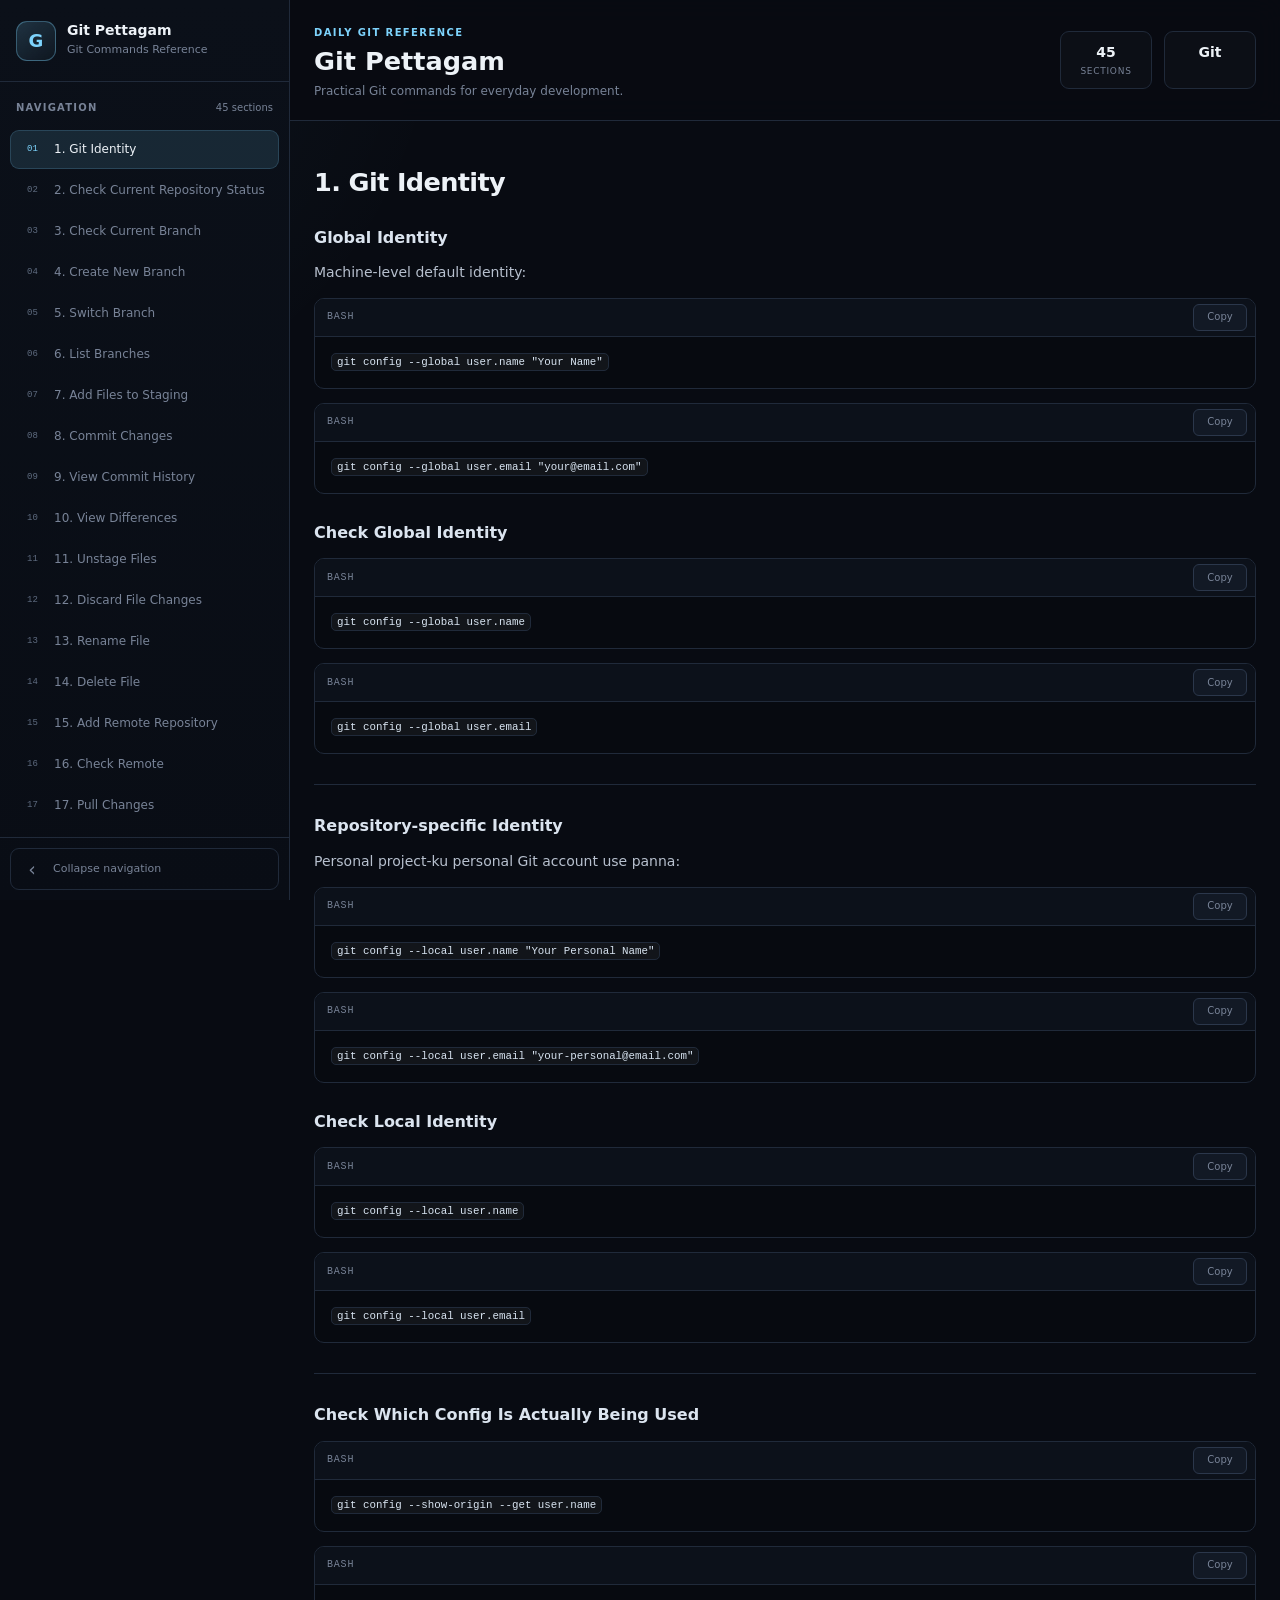
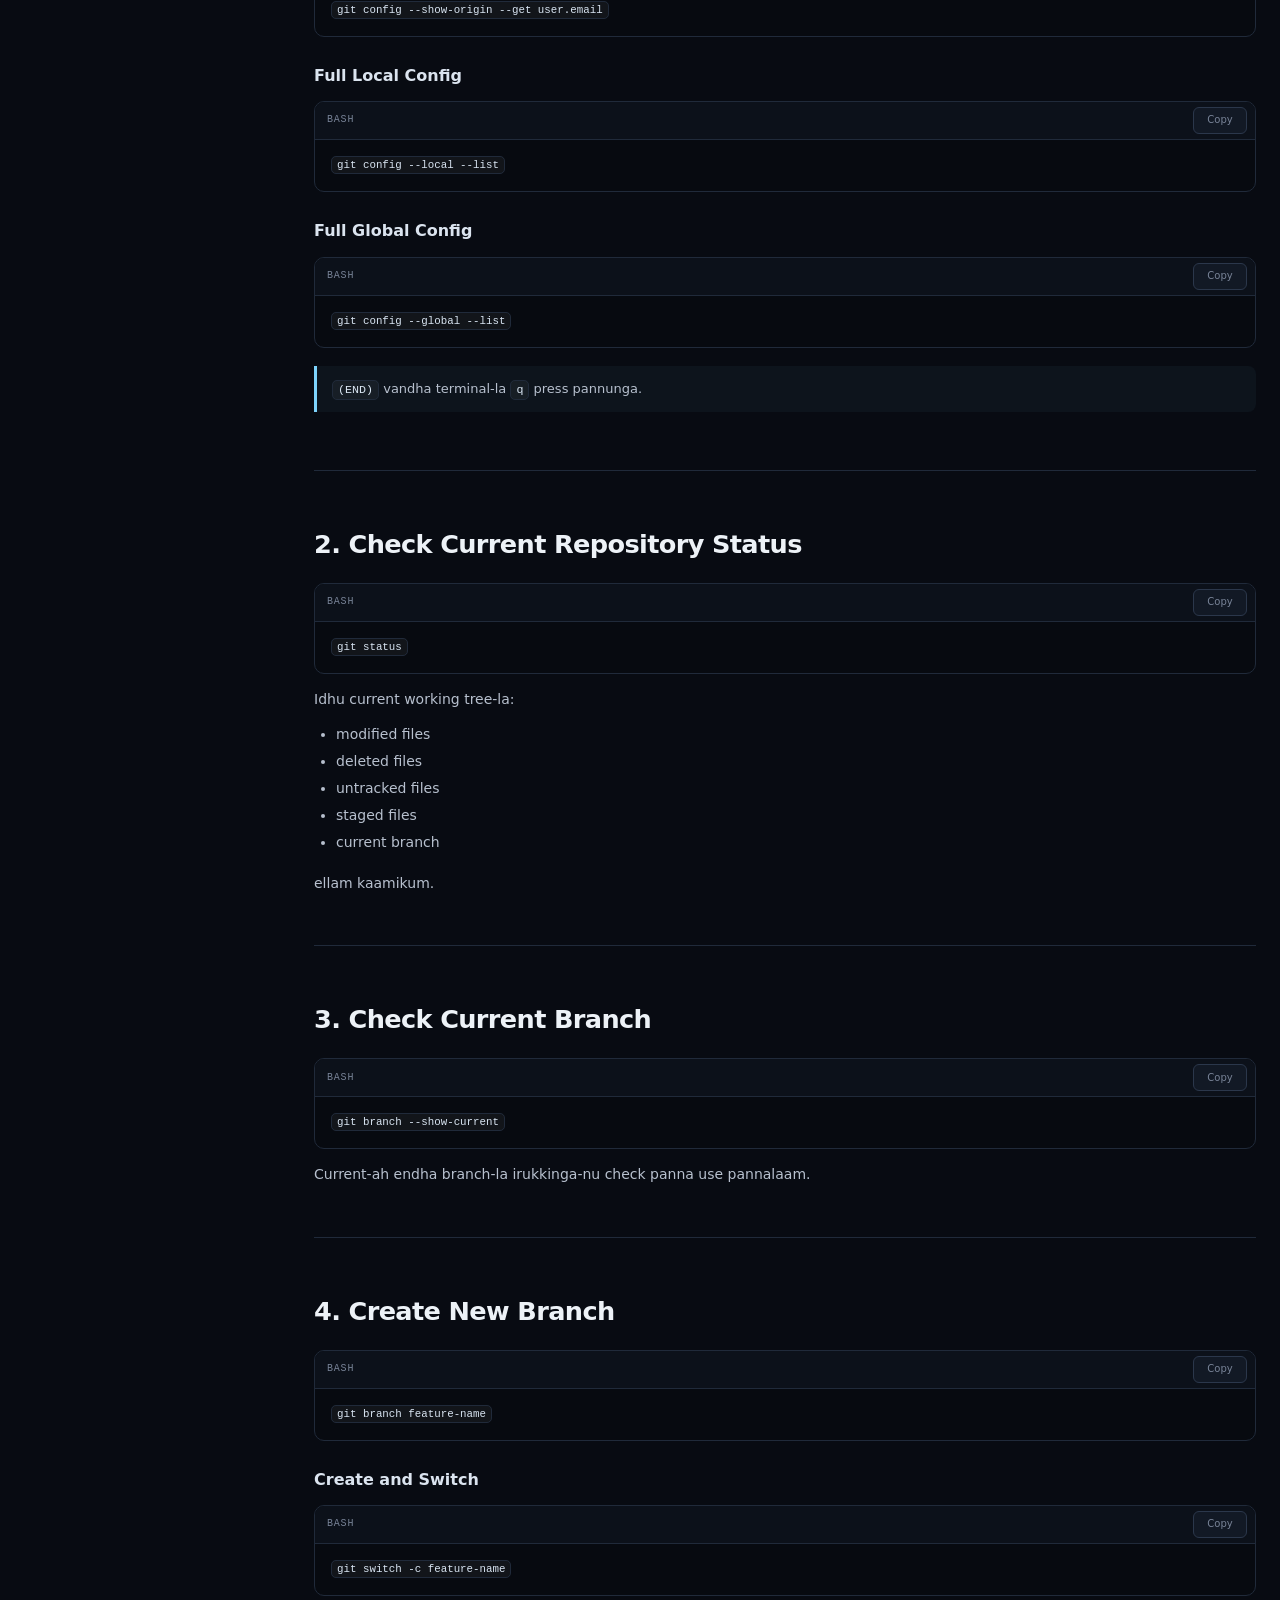
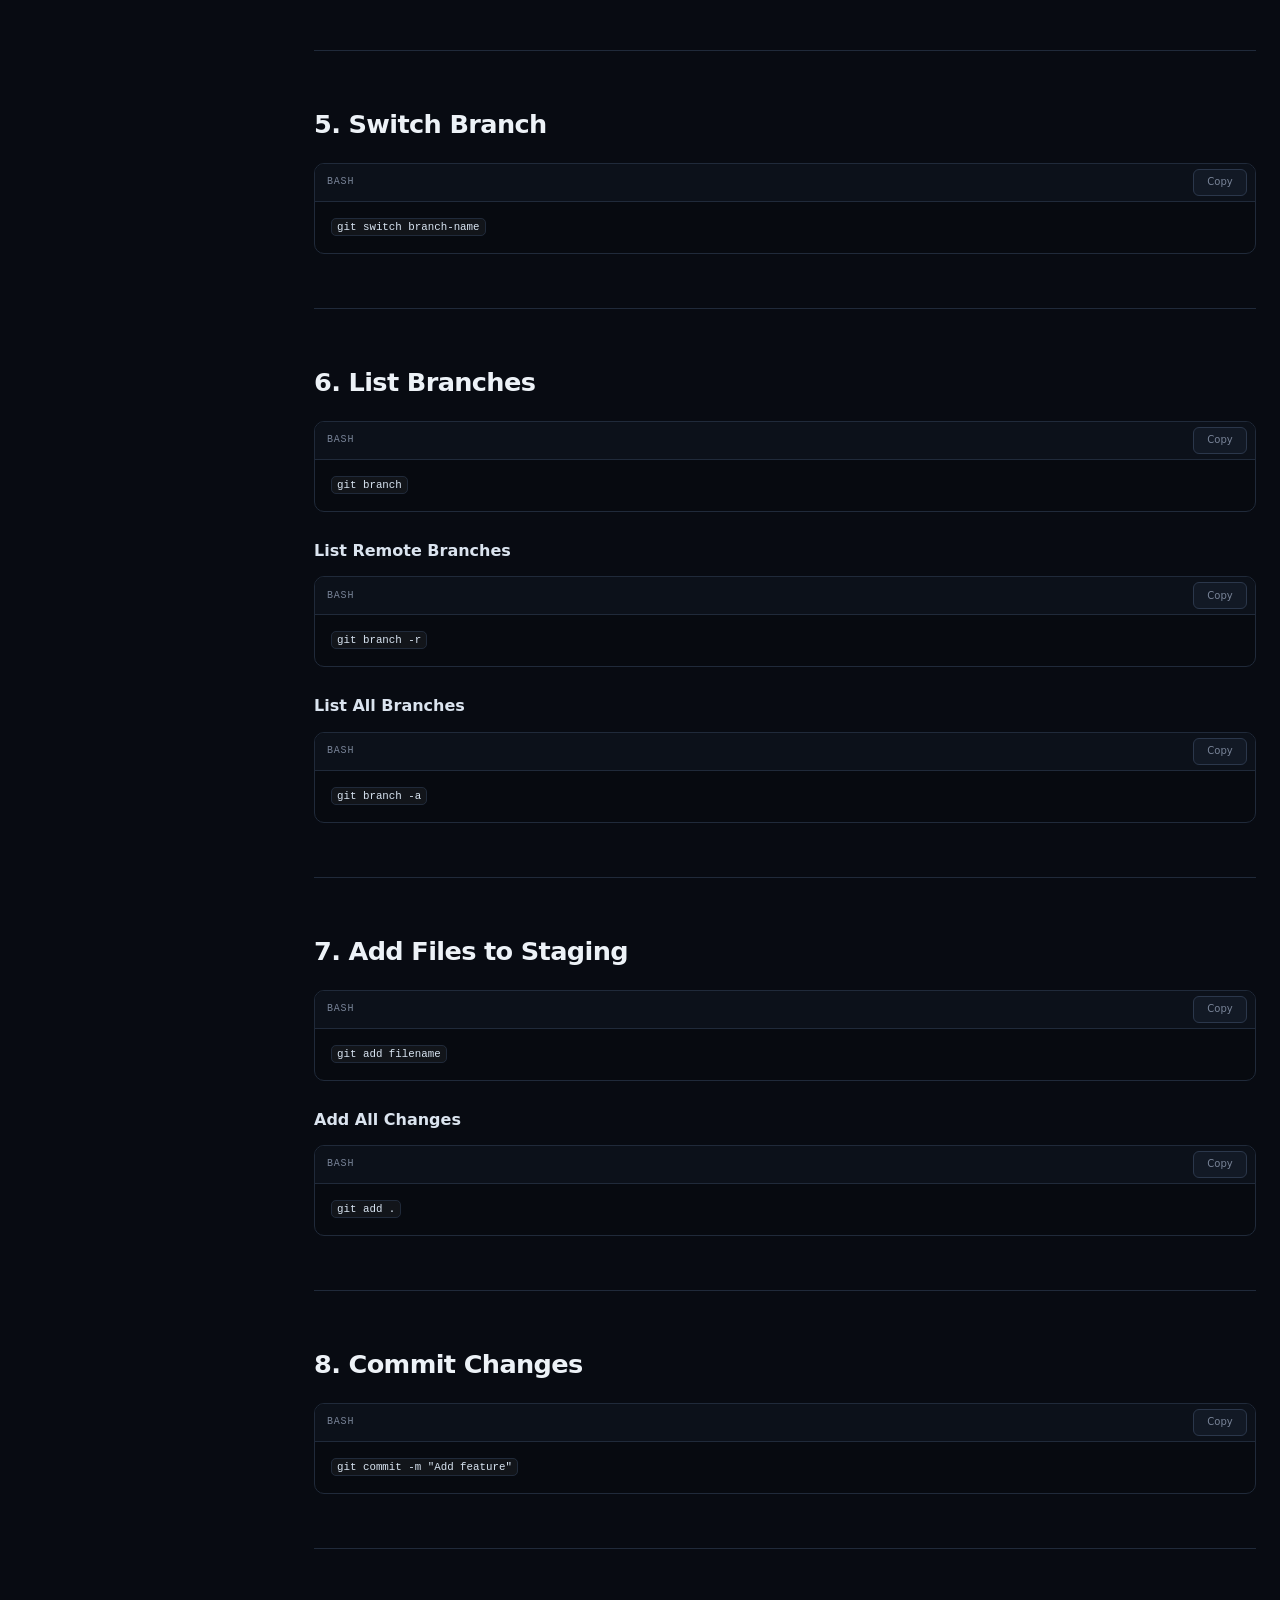
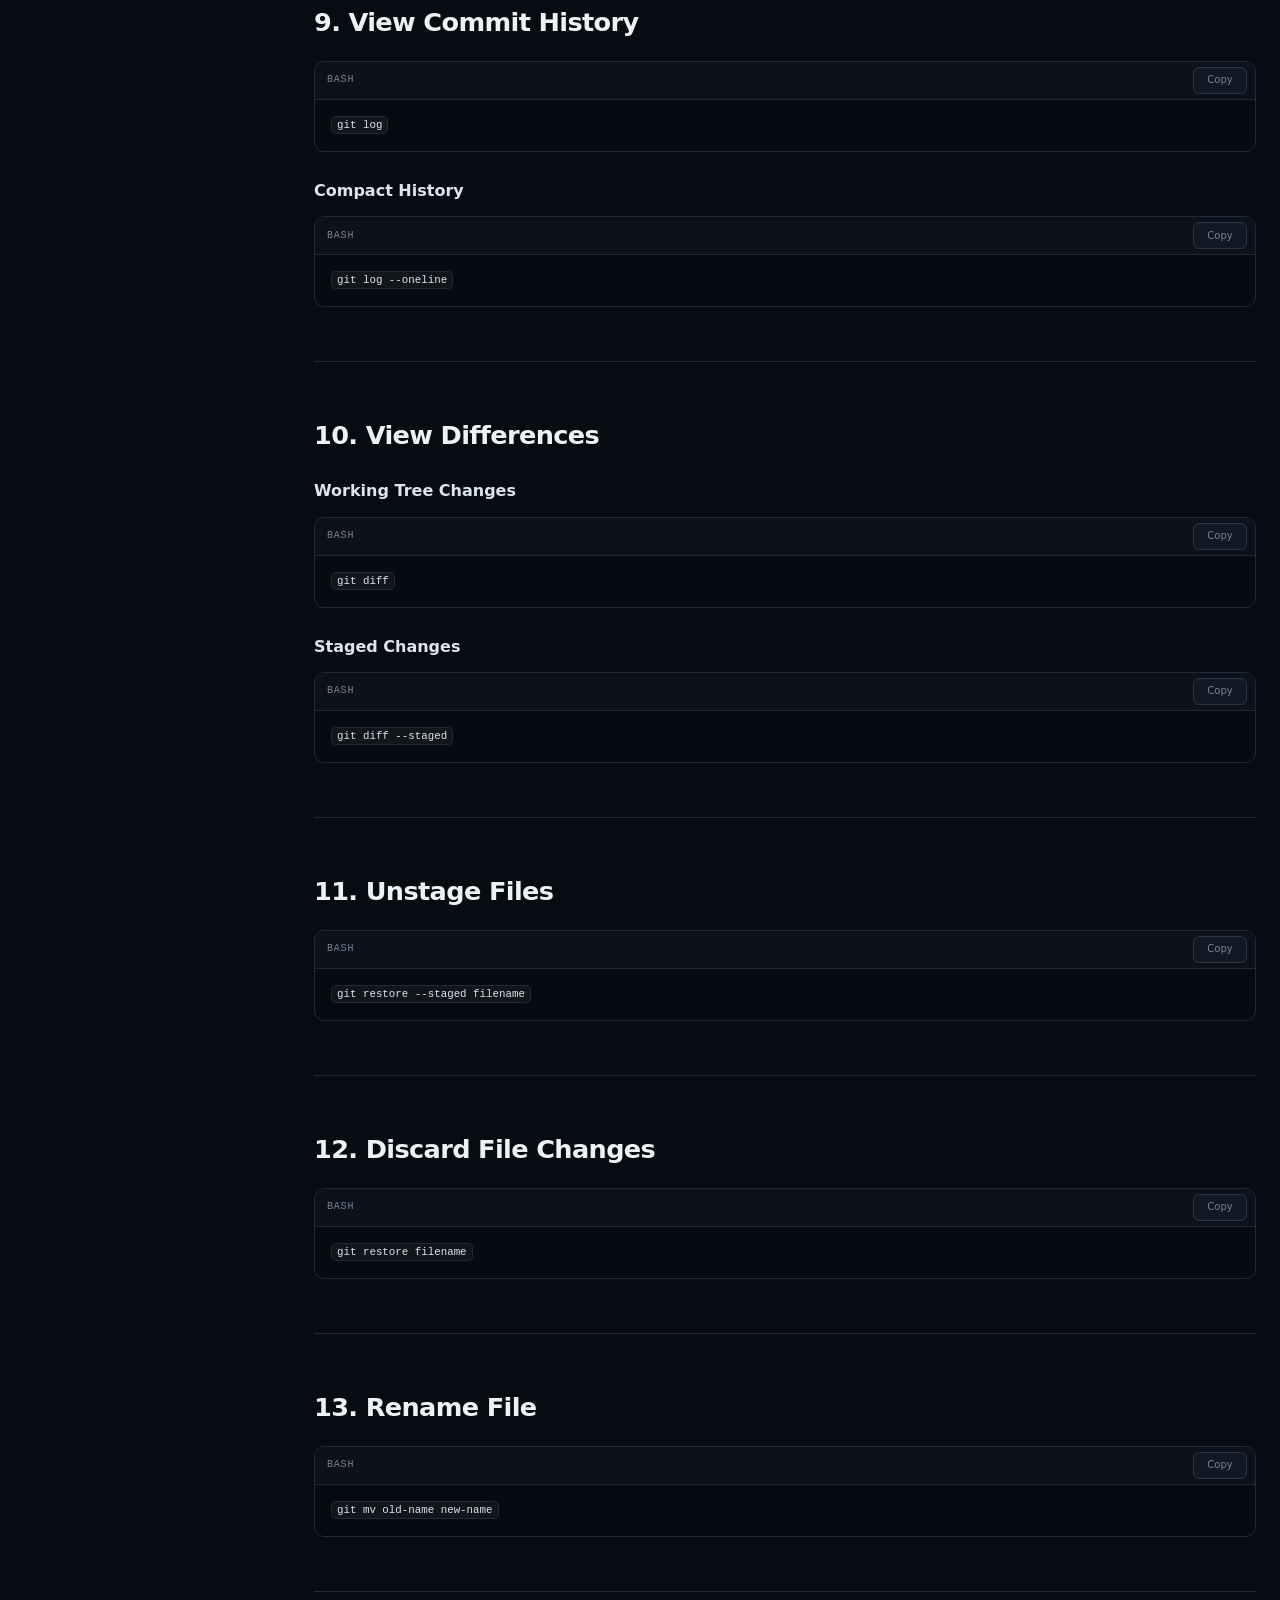
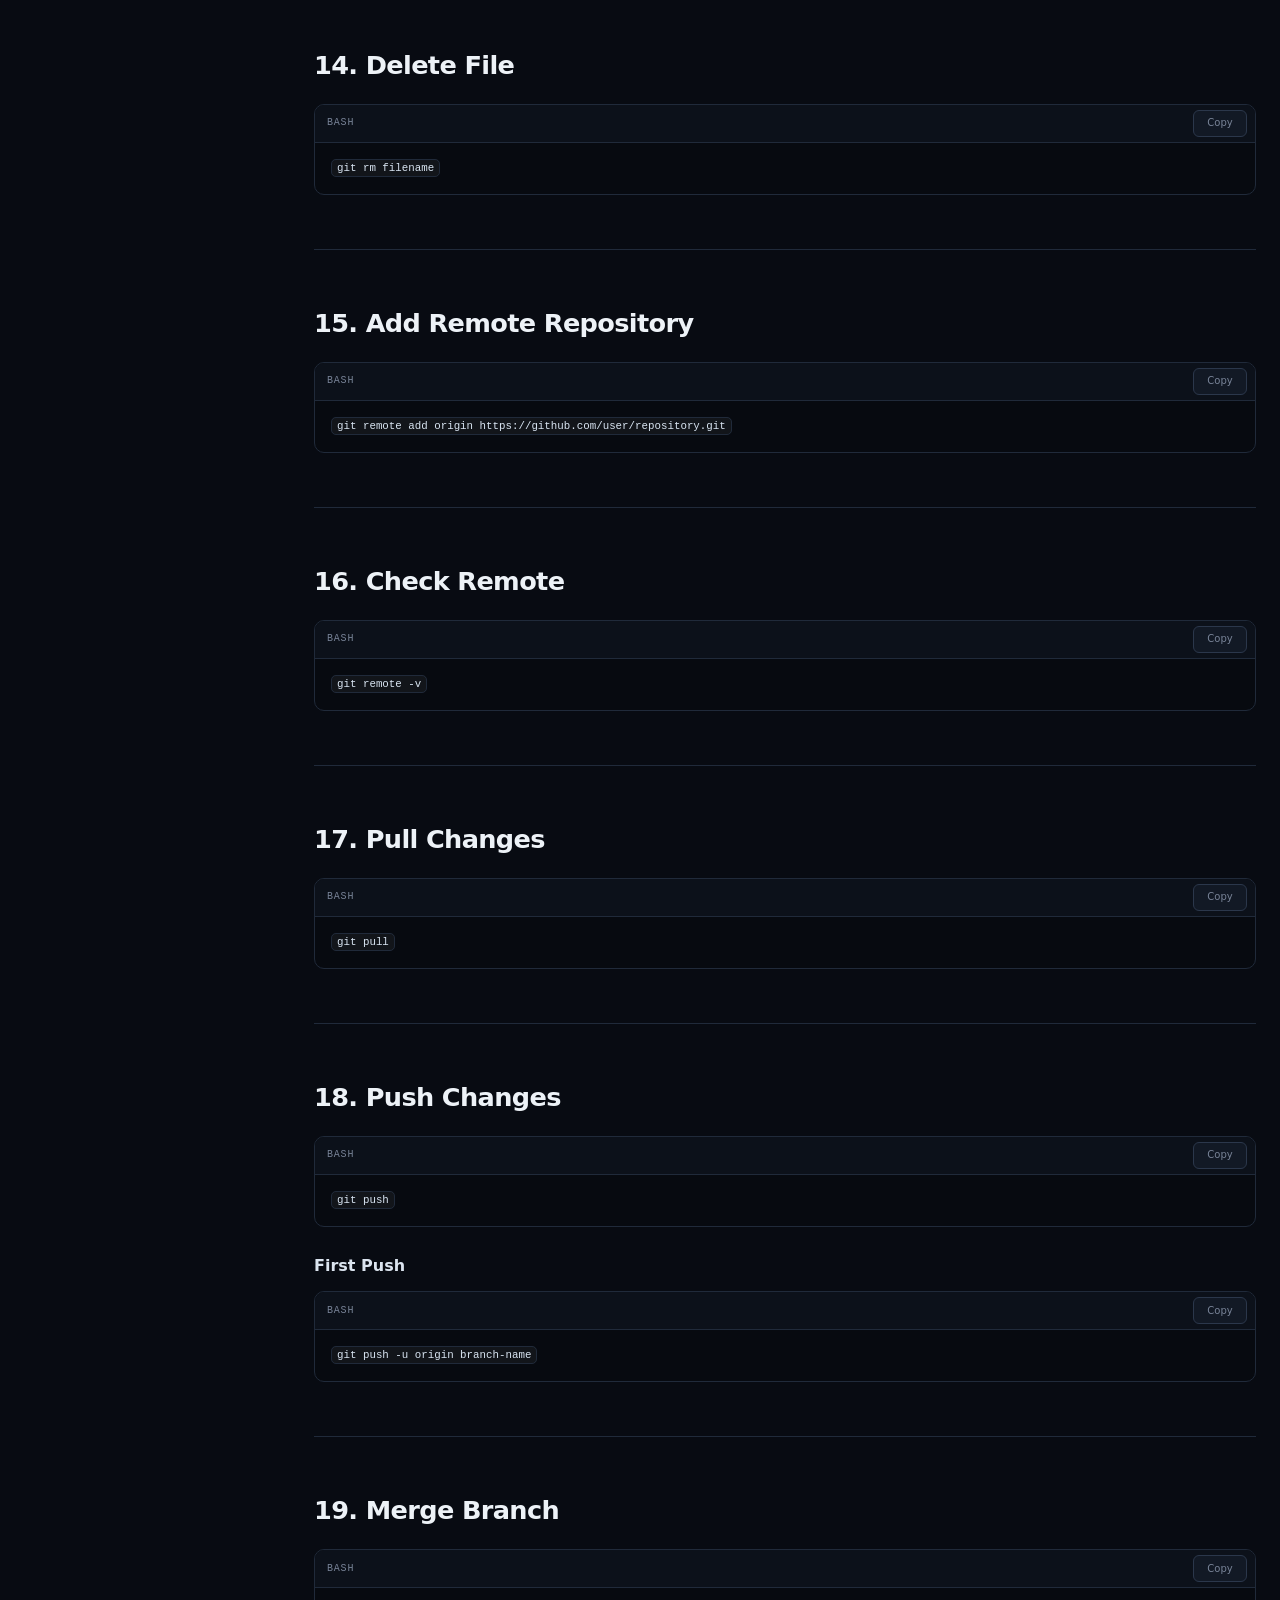
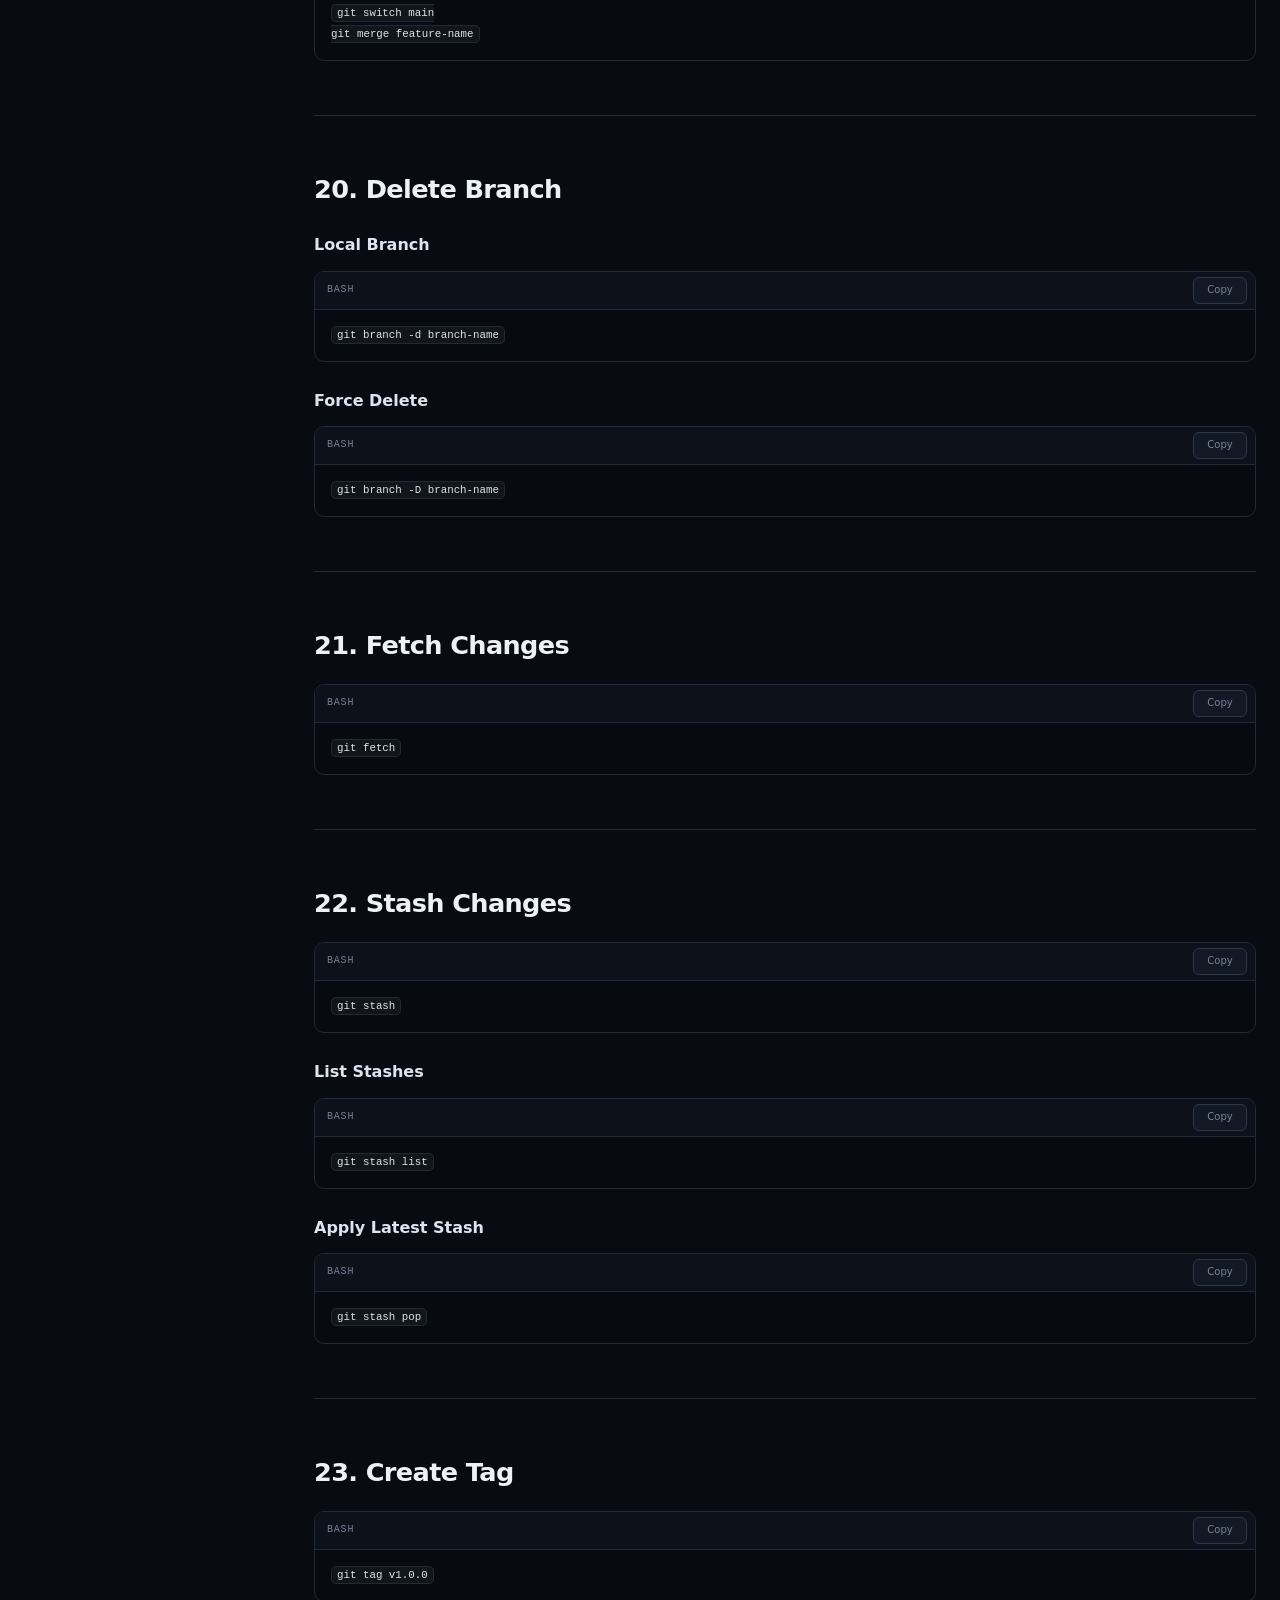
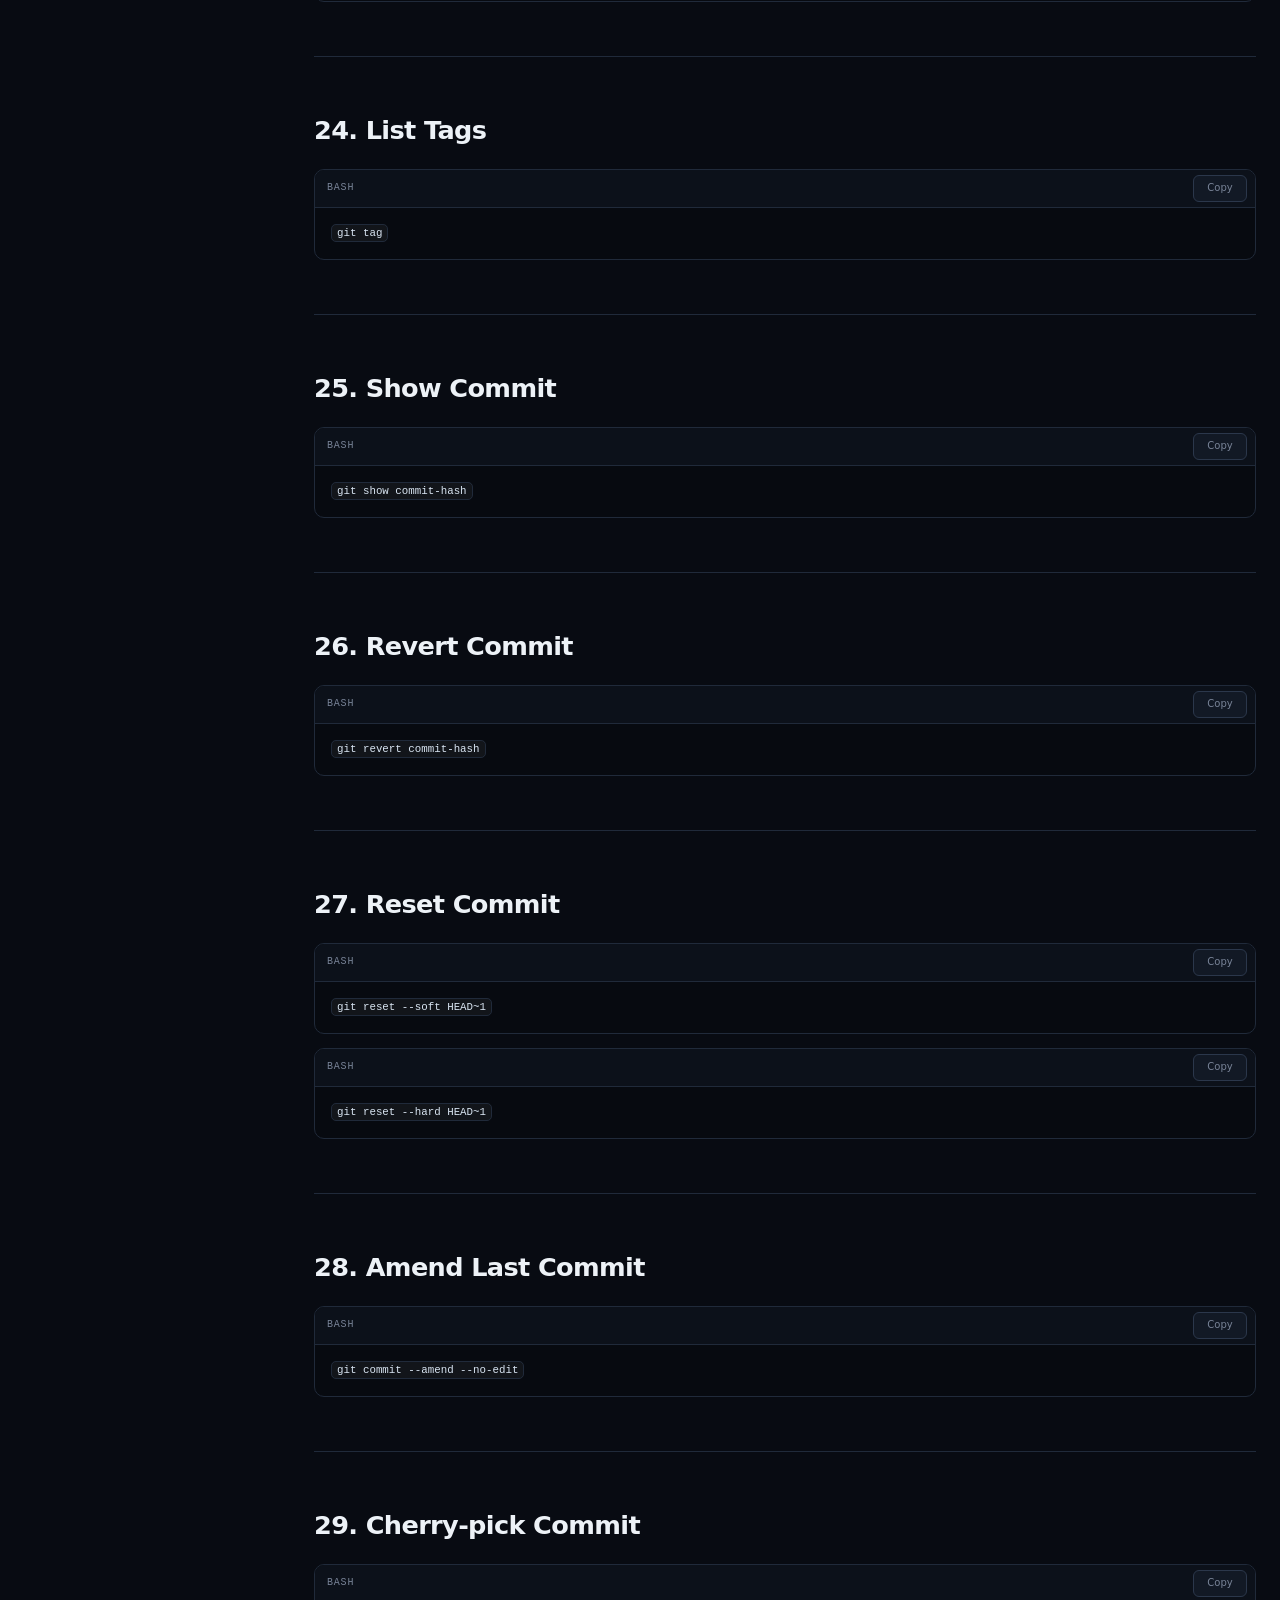
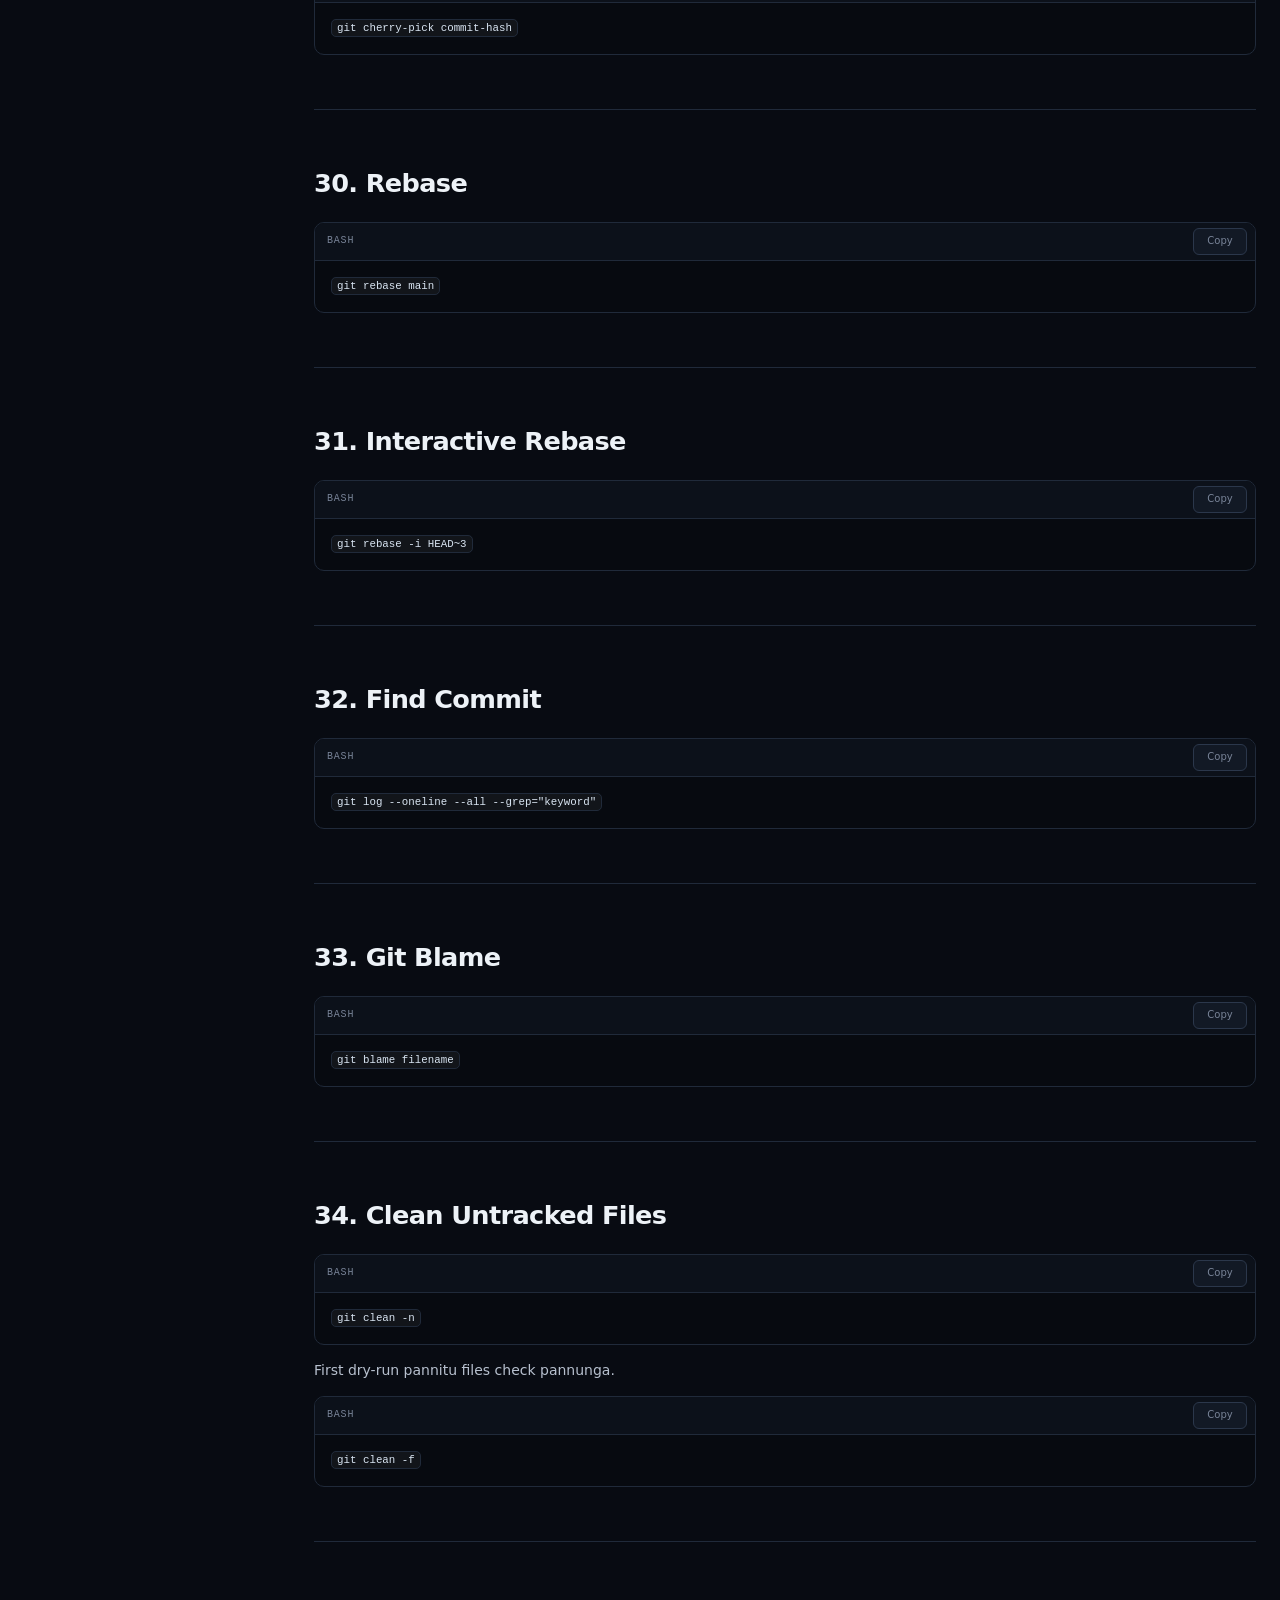
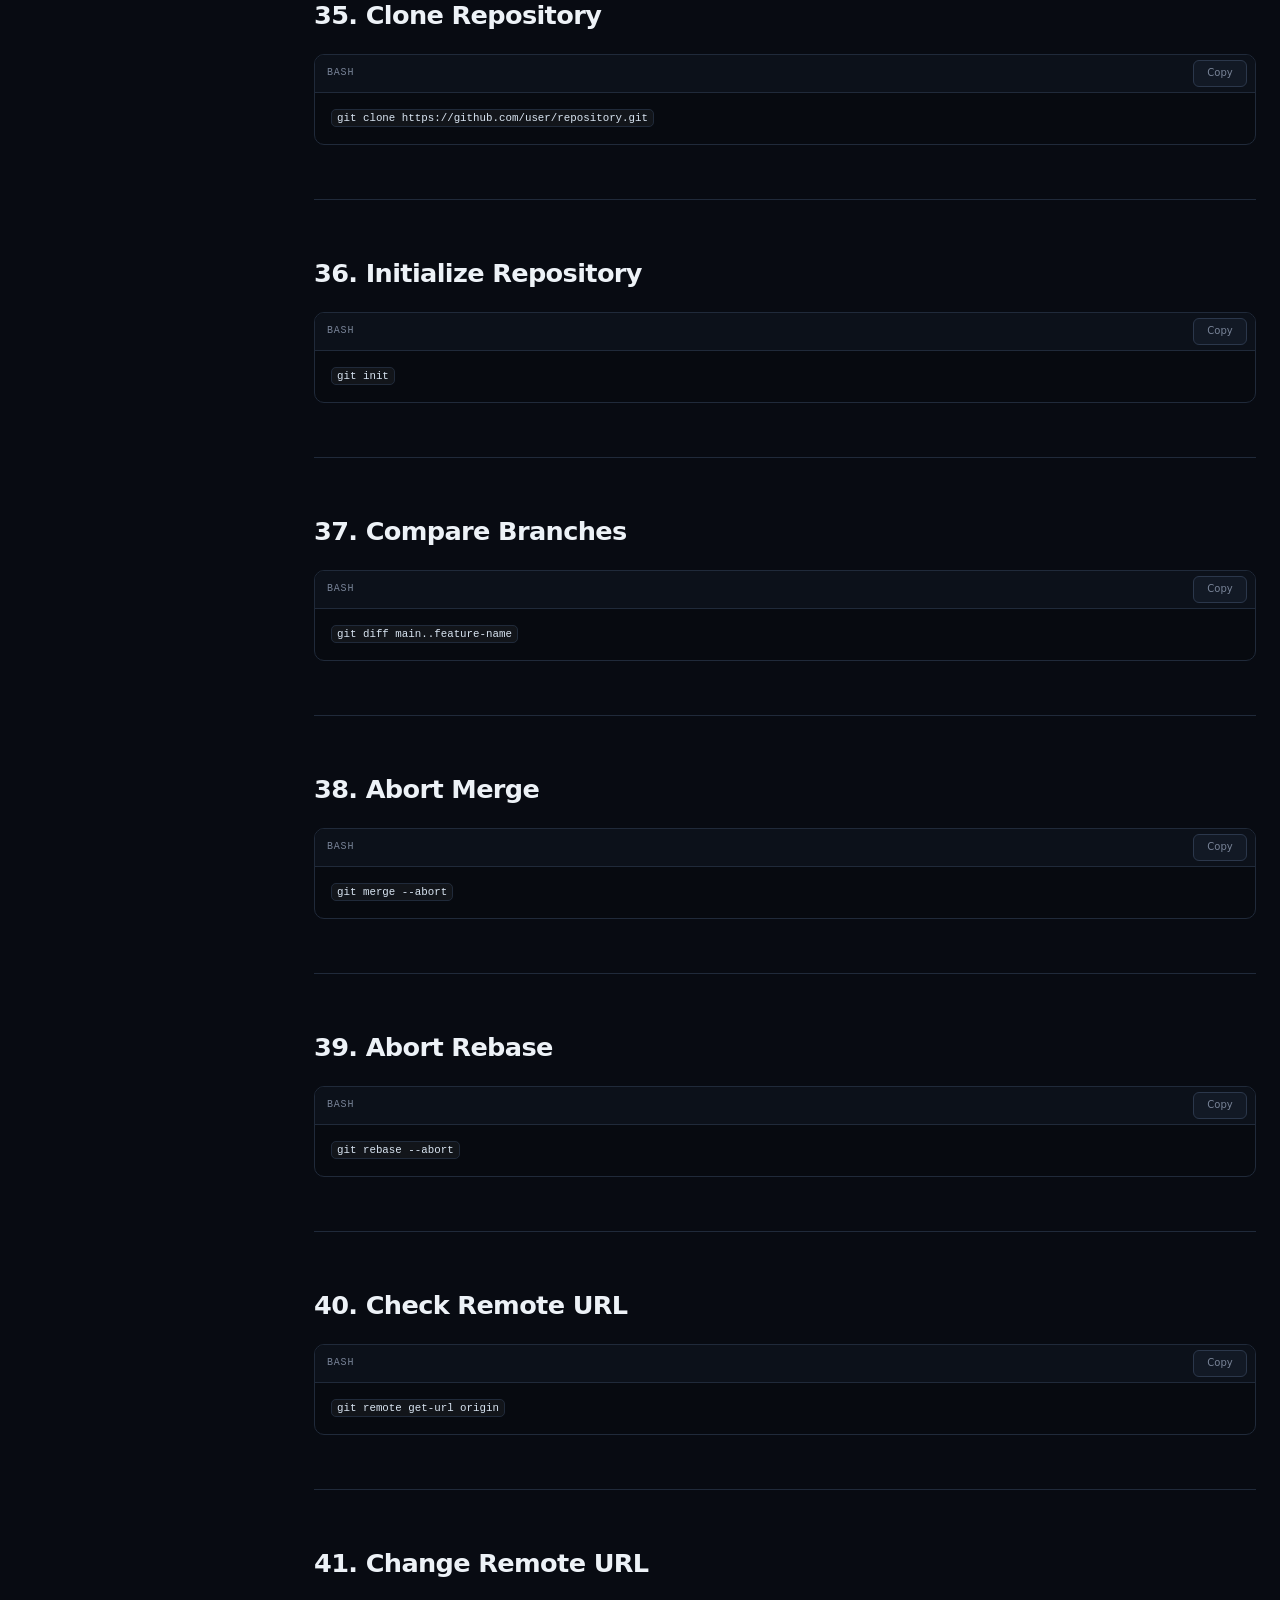
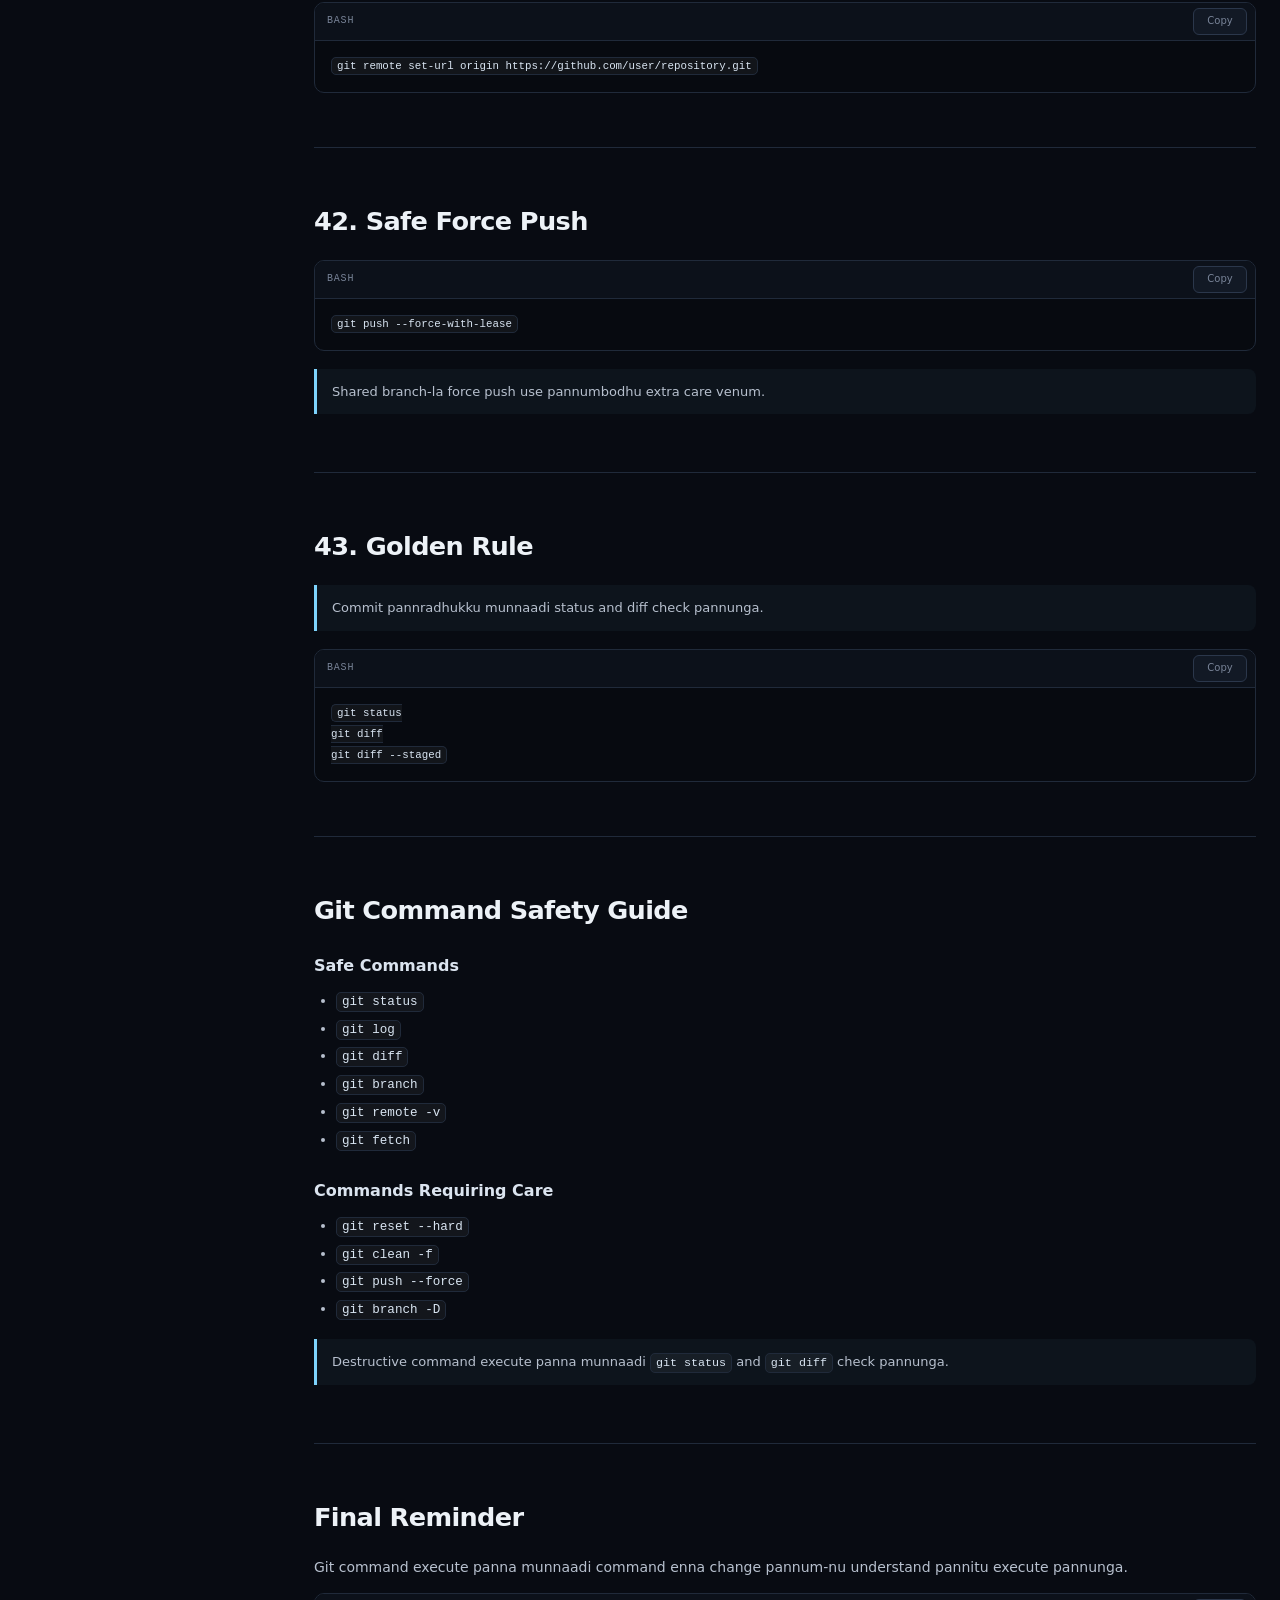
<file: index.html>
<!DOCTYPE html>
<html lang="en">
<head>
    <meta charset="UTF-8">
    <meta name="viewport" content="width=device-width, initial-scale=1.0">

    <meta
        name="description"
        content="Git Handbook — a practical Git commands reference and cheatsheet for everyday Git workflows."
    >

    <meta name="theme-color" content="#0b0f19">

    <title>Git Handbook — Git Commands Reference & Cheatsheet</title>

    <link rel="stylesheet" href="style.css">
</head>

<body>

<div class="app">

    <button
        class="sidebar-overlay"
        id="sidebarOverlay"
        type="button"
        aria-label="Close navigation"
    ></button>

    <aside
        class="sidebar"
        id="sidebar"
        aria-label="Git Pettagam navigation"
    >
        <div class="sidebar-header">
            <a class="brand" href="#1-git-identity">
                <span class="brand-mark">G</span>

                <span class="brand-copy">
                    <strong>Git Pettagam</strong>
                    <small>Git Commands Reference</small>
                </span>
            </a>

            <button
                class="sidebar-close"
                id="sidebarClose"
                type="button"
                aria-label="Close navigation"
            >
                ×
            </button>
        </div>

        <div class="sidebar-toolbar">
            <span class="sidebar-label">Navigation</span>

            <span
                class="section-count"
                id="sectionCount"
            >
                0 sections
            </span>
        </div>

        <nav
            class="sidebar-nav"
            id="sidebarNav"
            aria-label="Sections"
        ></nav>

        <div class="sidebar-footer">
            <button
                class="collapse-btn"
                id="sidebarCollapse"
                type="button"
                aria-expanded="true"
            >
                <span class="collapse-icon">‹</span>
                <span class="collapse-text">
                    Collapse navigation
                </span>
            </button>
        </div>
    </aside>

    <div class="main-shell">

        <header class="mobile-header">
            <button
                class="menu-btn"
                id="menuBtn"
                type="button"
                aria-label="Open navigation"
                aria-expanded="false"
                aria-controls="sidebar"
            >
                <span></span>
                <span></span>
                <span></span>
            </button>

            <div class="mobile-brand">
                <span class="brand-mark">G</span>

                <div>
                    <strong>Git Pettagam</strong>
                    <small>Git Commands Reference</small>
                </div>
            </div>
        </header>

        <header class="site-header">
            <div class="header-content">

                <div>
                    <span class="eyebrow">
                        DAILY GIT REFERENCE
                    </span>

                    <h1>Git Pettagam</h1>

                    <p>
                        Practical Git commands for everyday development.
                    </p>
                </div>

                <div class="header-meta">

                    <div>
                        <strong id="headerSectionCount">0</strong>
                        <span>Sections</span>
                    </div>

<div>
    <a class="brand-a" href="https://github.com/GANGANATHEN/git-command" target="_blank">
        <strong>Git</strong>
    </a>
</div>

                </div>

            </div>
        </header>

        <main class="content" id="content">

            <section id="1-git-identity">

                <h2>1. Git Identity</h2>

                <h3>Global Identity</h3>

                <p>
                    Machine-level default identity:
                </p>

                <div class="code-wrap">
                    <div class="code-head">
                        <span>bash</span>
                        <button type="button" class="copy-btn">
                            Copy
                        </button>
                    </div>

                    <pre><code>git config --global user.name "Your Name"</code></pre>
                </div>

                <div class="code-wrap">
                    <div class="code-head">
                        <span>bash</span>
                        <button type="button" class="copy-btn">
                            Copy
                        </button>
                    </div>

                    <pre><code>git config --global user.email "your@email.com"</code></pre>
                </div>

                <h3>Check Global Identity</h3>

                <div class="code-wrap">
                    <div class="code-head">
                        <span>bash</span>
                        <button type="button" class="copy-btn">
                            Copy
                        </button>
                    </div>

                    <pre><code>git config --global user.name</code></pre>
                </div>

                <div class="code-wrap">
                    <div class="code-head">
                        <span>bash</span>
                        <button type="button" class="copy-btn">
                            Copy
                        </button>
                    </div>

                    <pre><code>git config --global user.email</code></pre>
                </div>

                <hr>

                <h3>Repository-specific Identity</h3>

                <p>
                    Personal project-ku personal Git account use panna:
                </p>

                <div class="code-wrap">
                    <div class="code-head">
                        <span>bash</span>
                        <button type="button" class="copy-btn">
                            Copy
                        </button>
                    </div>

                    <pre><code>git config --local user.name "Your Personal Name"</code></pre>
                </div>

                <div class="code-wrap">
                    <div class="code-head">
                        <span>bash</span>
                        <button type="button" class="copy-btn">
                            Copy
                        </button>
                    </div>

                    <pre><code>git config --local user.email "your-personal@email.com"</code></pre>
                </div>

                <h3>Check Local Identity</h3>

                <div class="code-wrap">
                    <div class="code-head">
                        <span>bash</span>
                        <button type="button" class="copy-btn">
                            Copy
                        </button>
                    </div>

                    <pre><code>git config --local user.name</code></pre>
                </div>

                <div class="code-wrap">
                    <div class="code-head">
                        <span>bash</span>
                        <button type="button" class="copy-btn">
                            Copy
                        </button>
                    </div>

                    <pre><code>git config --local user.email</code></pre>
                </div>

                <hr>

                <h3>Check Which Config Is Actually Being Used</h3>

                <div class="code-wrap">
                    <div class="code-head">
                        <span>bash</span>
                        <button type="button" class="copy-btn">
                            Copy
                        </button>
                    </div>

                    <pre><code>git config --show-origin --get user.name</code></pre>
                </div>

                <div class="code-wrap">
                    <div class="code-head">
                        <span>bash</span>
                        <button type="button" class="copy-btn">
                            Copy
                        </button>
                    </div>

                    <pre><code>git config --show-origin --get user.email</code></pre>
                </div>

                <h3>Full Local Config</h3>

                <div class="code-wrap">
                    <div class="code-head">
                        <span>bash</span>
                        <button type="button" class="copy-btn">
                            Copy
                        </button>
                    </div>

                    <pre><code>git config --local --list</code></pre>
                </div>

                <h3>Full Global Config</h3>

                <div class="code-wrap">
                    <div class="code-head">
                        <span>bash</span>
                        <button type="button" class="copy-btn">
                            Copy
                        </button>
                    </div>

                    <pre><code>git config --global --list</code></pre>
                </div>

                <blockquote>
                    <code>(END)</code> vandha terminal-la
                    <code>q</code> press pannunga.
                </blockquote>

            </section>


            <section id="2-check-current-repository-status">

                <h2>2. Check Current Repository Status</h2>

                <div class="code-wrap">
                    <div class="code-head">
                        <span>bash</span>
                        <button type="button" class="copy-btn">
                            Copy
                        </button>
                    </div>

                    <pre><code>git status</code></pre>
                </div>

                <p>
                    Idhu current working tree-la:
                </p>

                <ul>
                    <li>modified files</li>
                    <li>deleted files</li>
                    <li>untracked files</li>
                    <li>staged files</li>
                    <li>current branch</li>
                </ul>

                <p>
                    ellam kaamikum.
                </p>

            </section>

            <section id="3-check-current-branch">

                <h2>3. Check Current Branch</h2>

                <div class="code-wrap">
                    <div class="code-head">
                        <span>bash</span>
                        <button type="button" class="copy-btn">
                            Copy
                        </button>
                    </div>

                    <pre><code>git branch --show-current</code></pre>
                </div>

                <p>
                    Current-ah endha branch-la irukkinga-nu check panna use pannalaam.
                </p>

            </section>


            <!-- =====================================================
                 SECTION 4
            ====================================================== -->

            <section id="4-create-new-branch">

                <h2>4. Create New Branch</h2>

                <div class="code-wrap">
                    <div class="code-head">
                        <span>bash</span>
                        <button type="button" class="copy-btn">
                            Copy
                        </button>
                    </div>

                    <pre><code>git branch feature-name</code></pre>
                </div>

                <h3>Create and Switch</h3>

                <div class="code-wrap">
                    <div class="code-head">
                        <span>bash</span>
                        <button type="button" class="copy-btn">
                            Copy
                        </button>
                    </div>

                    <pre><code>git switch -c feature-name</code></pre>
                </div>

            </section>

            <section id="5-switch-branch">

                <h2>5. Switch Branch</h2>

                <div class="code-wrap">
                    <div class="code-head">
                        <span>bash</span>
                        <button type="button" class="copy-btn">
                            Copy
                        </button>
                    </div>

                    <pre><code>git switch branch-name</code></pre>
                </div>

            </section>

            <section id="6-list-branches">

                <h2>6. List Branches</h2>

                <div class="code-wrap">
                    <div class="code-head">
                        <span>bash</span>
                        <button type="button" class="copy-btn">
                            Copy
                        </button>
                    </div>

                    <pre><code>git branch</code></pre>
                </div>

                <h3>List Remote Branches</h3>

                <div class="code-wrap">
                    <div class="code-head">
                        <span>bash</span>
                        <button type="button" class="copy-btn">
                            Copy
                        </button>
                    </div>

                    <pre><code>git branch -r</code></pre>
                </div>

                <h3>List All Branches</h3>

                <div class="code-wrap">
                    <div class="code-head">
                        <span>bash</span>
                        <button type="button" class="copy-btn">
                            Copy
                        </button>
                    </div>

                    <pre><code>git branch -a</code></pre>
                </div>

            </section>


            <section id="7-add-files">

                <h2>7. Add Files to Staging</h2>

                <div class="code-wrap">
                    <div class="code-head">
                        <span>bash</span>
                        <button type="button" class="copy-btn">
                            Copy
                        </button>
                    </div>

                    <pre><code>git add filename</code></pre>
                </div>

                <h3>Add All Changes</h3>

                <div class="code-wrap">
                    <div class="code-head">
                        <span>bash</span>
                        <button type="button" class="copy-btn">
                            Copy
                        </button>
                    </div>

                    <pre><code>git add .</code></pre>
                </div>

            </section>

            <section id="8-commit-changes">

                <h2>8. Commit Changes</h2>

                <div class="code-wrap">
                    <div class="code-head">
                        <span>bash</span>
                        <button type="button" class="copy-btn">
                            Copy
                        </button>
                    </div>

                    <pre><code>git commit -m "Add feature"</code></pre>
                </div>

            </section>

            <section id="9-view-commit-history">

                <h2>9. View Commit History</h2>

                <div class="code-wrap">
                    <div class="code-head">
                        <span>bash</span>
                        <button type="button" class="copy-btn">
                            Copy
                        </button>
                    </div>

                    <pre><code>git log</code></pre>
                </div>

                <h3>Compact History</h3>

                <div class="code-wrap">
                    <div class="code-head">
                        <span>bash</span>
                        <button type="button" class="copy-btn">
                            Copy
                        </button>
                    </div>

                    <pre><code>git log --oneline</code></pre>
                </div>

            </section>


            <section id="10-view-differences">

                <h2>10. View Differences</h2>

                <h3>Working Tree Changes</h3>

                <div class="code-wrap">
                    <div class="code-head">
                        <span>bash</span>
                        <button type="button" class="copy-btn">
                            Copy
                        </button>
                    </div>

                    <pre><code>git diff</code></pre>
                </div>

                <h3>Staged Changes</h3>

                <div class="code-wrap">
                    <div class="code-head">
                        <span>bash</span>
                        <button type="button" class="copy-btn">
                            Copy
                        </button>
                    </div>

                    <pre><code>git diff --staged</code></pre>
                </div>

            </section>


            <section id="11-unstage-files">

                <h2>11. Unstage Files</h2>

                <div class="code-wrap">
                    <div class="code-head">
                        <span>bash</span>
                        <button type="button" class="copy-btn">
                            Copy
                        </button>
                    </div>

                    <pre><code>git restore --staged filename</code></pre>
                </div>

            </section>

            <section id="12-discard-file-changes">

                <h2>12. Discard File Changes</h2>

                <div class="code-wrap">
                    <div class="code-head">
                        <span>bash</span>
                        <button type="button" class="copy-btn">
                            Copy
                        </button>
                    </div>

                    <pre><code>git restore filename</code></pre>
                </div>

            </section>

            <section id="13-rename-file">

                <h2>13. Rename File</h2>

                <div class="code-wrap">
                    <div class="code-head">
                        <span>bash</span>
                        <button type="button" class="copy-btn">
                            Copy
                        </button>
                    </div>

                    <pre><code>git mv old-name new-name</code></pre>
                </div>

            </section>


            <section id="14-delete-file">

                <h2>14. Delete File</h2>

                <div class="code-wrap">
                    <div class="code-head">
                        <span>bash</span>
                        <button type="button" class="copy-btn">
                            Copy
                        </button>
                    </div>

                    <pre><code>git rm filename</code></pre>
                </div>

            </section>


            <section id="15-add-remote">

                <h2>15. Add Remote Repository</h2>

                <div class="code-wrap">
                    <div class="code-head">
                        <span>bash</span>
                        <button type="button" class="copy-btn">
                            Copy
                        </button>
                    </div>

                    <pre><code>git remote add origin https://github.com/user/repository.git</code></pre>
                </div>

            </section>

            <section id="16-check-remote">

                <h2>16. Check Remote</h2>

                <div class="code-wrap">
                    <div class="code-head">
                        <span>bash</span>
                        <button type="button" class="copy-btn">
                            Copy
                        </button>
                    </div>

                    <pre><code>git remote -v</code></pre>
                </div>

            </section>

            <section id="17-pull-changes">

                <h2>17. Pull Changes</h2>

                <div class="code-wrap">
                    <div class="code-head">
                        <span>bash</span>
                        <button type="button" class="copy-btn">
                            Copy
                        </button>
                    </div>

                    <pre><code>git pull</code></pre>
                </div>

            </section>


            <section id="18-push-changes">

                <h2>18. Push Changes</h2>

                <div class="code-wrap">
                    <div class="code-head">
                        <span>bash</span>
                        <button type="button" class="copy-btn">
                            Copy
                        </button>
                    </div>

                    <pre><code>git push</code></pre>
                </div>

                <h3>First Push</h3>

                <div class="code-wrap">
                    <div class="code-head">
                        <span>bash</span>
                        <button type="button" class="copy-btn">
                            Copy
                        </button>
                    </div>

                    <pre><code>git push -u origin branch-name</code></pre>
                </div>

            </section>


            <section id="19-merge-branch">

                <h2>19. Merge Branch</h2>

                <div class="code-wrap">
                    <div class="code-head">
                        <span>bash</span>
                        <button type="button" class="copy-btn">
                            Copy
                        </button>
                    </div>

                    <pre><code>git switch main
git merge feature-name</code></pre>
                </div>

            </section>


            <section id="20-delete-branch">

                <h2>20. Delete Branch</h2>

                <h3>Local Branch</h3>

                <div class="code-wrap">
                    <div class="code-head">
                        <span>bash</span>
                        <button type="button" class="copy-btn">
                            Copy
                        </button>
                    </div>

                    <pre><code>git branch -d branch-name</code></pre>
                </div>

                <h3>Force Delete</h3>

                <div class="code-wrap">
                    <div class="code-head">
                        <span>bash</span>
                        <button type="button" class="copy-btn">
                            Copy
                        </button>
                    </div>

                    <pre><code>git branch -D branch-name</code></pre>
                </div>

            </section>

            <section id="21-fetch-changes">

                <h2>21. Fetch Changes</h2>

                <div class="code-wrap">
                    <div class="code-head">
                        <span>bash</span>
                        <button type="button" class="copy-btn">
                            Copy
                        </button>
                    </div>

                    <pre><code>git fetch</code></pre>
                </div>

            </section>

            <section id="22-stash-changes">

                <h2>22. Stash Changes</h2>

                <div class="code-wrap">
                    <div class="code-head">
                        <span>bash</span>
                        <button type="button" class="copy-btn">
                            Copy
                        </button>
                    </div>

                    <pre><code>git stash</code></pre>
                </div>

                <h3>List Stashes</h3>

                <div class="code-wrap">
                    <div class="code-head">
                        <span>bash</span>
                        <button type="button" class="copy-btn">
                            Copy
                        </button>
                    </div>

                    <pre><code>git stash list</code></pre>
                </div>

                <h3>Apply Latest Stash</h3>

                <div class="code-wrap">
                    <div class="code-head">
                        <span>bash</span>
                        <button type="button" class="copy-btn">
                            Copy
                        </button>
                    </div>

                    <pre><code>git stash pop</code></pre>
                </div>

            </section>


            <section id="23-create-tag">

                <h2>23. Create Tag</h2>

                <div class="code-wrap">
                    <div class="code-head">
                        <span>bash</span>
                        <button type="button" class="copy-btn">
                            Copy
                        </button>
                    </div>

                    <pre><code>git tag v1.0.0</code></pre>
                </div>

            </section>


            <section id="24-list-tags">

                <h2>24. List Tags</h2>

                <div class="code-wrap">
                    <div class="code-head">
                        <span>bash</span>
                        <button type="button" class="copy-btn">
                            Copy
                        </button>
                    </div>

                    <pre><code>git tag</code></pre>
                </div>

            </section>

            <section id="25-show-commit">

                <h2>25. Show Commit</h2>

                <div class="code-wrap">
                    <div class="code-head">
                        <span>bash</span>
                        <button type="button" class="copy-btn">
                            Copy
                        </button>
                    </div>

                    <pre><code>git show commit-hash</code></pre>
                </div>

            </section>

            <section id="26-revert-commit">

                <h2>26. Revert Commit</h2>

                <div class="code-wrap">
                    <div class="code-head">
                        <span>bash</span>
                        <button type="button" class="copy-btn">
                            Copy
                        </button>
                    </div>

                    <pre><code>git revert commit-hash</code></pre>
                </div>

            </section>


            <section id="27-reset-commit">

                <h2>27. Reset Commit</h2>

                <div class="code-wrap">
                    <div class="code-head">
                        <span>bash</span>
                        <button type="button" class="copy-btn">
                            Copy
                        </button>
                    </div>

                    <pre><code>git reset --soft HEAD~1</code></pre>
                </div>

                <div class="code-wrap">
                    <div class="code-head">
                        <span>bash</span>
                        <button type="button" class="copy-btn">
                            Copy
                        </button>
                    </div>

                    <pre><code>git reset --hard HEAD~1</code></pre>
                </div>

            </section>


            <section id="28-amend-commit">

                <h2>28. Amend Last Commit</h2>

                <div class="code-wrap">
                    <div class="code-head">
                        <span>bash</span>
                        <button type="button" class="copy-btn">
                            Copy
                        </button>
                    </div>

                    <pre><code>git commit --amend --no-edit</code></pre>
                </div>

            </section>


            <section id="29-cherry-pick">

                <h2>29. Cherry-pick Commit</h2>

                <div class="code-wrap">
                    <div class="code-head">
                        <span>bash</span>
                        <button type="button" class="copy-btn">
                            Copy
                        </button>
                    </div>

                    <pre><code>git cherry-pick commit-hash</code></pre>
                </div>

            </section>

            <section id="30-rebase">

                <h2>30. Rebase</h2>

                <div class="code-wrap">
                    <div class="code-head">
                        <span>bash</span>
                        <button type="button" class="copy-btn">
                            Copy
                        </button>
                    </div>

                    <pre><code>git rebase main</code></pre>
                </div>

            </section>

            <section id="31-interactive-rebase">

                <h2>31. Interactive Rebase</h2>

                <div class="code-wrap">
                    <div class="code-head">
                        <span>bash</span>
                        <button type="button" class="copy-btn">
                            Copy
                        </button>
                    </div>

                    <pre><code>git rebase -i HEAD~3</code></pre>
                </div>

            </section>


            <section id="32-find-commit">

                <h2>32. Find Commit</h2>

                <div class="code-wrap">
                    <div class="code-head">
                        <span>bash</span>
                        <button type="button" class="copy-btn">
                            Copy
                        </button>
                    </div>

                    <pre><code>git log --oneline --all --grep="keyword"</code></pre>
                </div>

            </section>


            <section id="33-blame">

                <h2>33. Git Blame</h2>

                <div class="code-wrap">
                    <div class="code-head">
                        <span>bash</span>
                        <button type="button" class="copy-btn">
                            Copy
                        </button>
                    </div>

                    <pre><code>git blame filename</code></pre>
                </div>

            </section>

            <section id="34-clean-untracked-files">

                <h2>34. Clean Untracked Files</h2>

                <div class="code-wrap">
                    <div class="code-head">
                        <span>bash</span>
                        <button type="button" class="copy-btn">
                            Copy
                        </button>
                    </div>

                    <pre><code>git clean -n</code></pre>
                </div>

                <p>
                    First dry-run pannitu files check pannunga.
                </p>

                <div class="code-wrap">
                    <div class="code-head">
                        <span>bash</span>
                        <button type="button" class="copy-btn">
                            Copy
                        </button>
                    </div>

                    <pre><code>git clean -f</code></pre>
                </div>

            </section>

            <section id="35-clone-repository">

                <h2>35. Clone Repository</h2>

                <div class="code-wrap">
                    <div class="code-head">
                        <span>bash</span>
                        <button type="button" class="copy-btn">
                            Copy
                        </button>
                    </div>

                    <pre><code>git clone https://github.com/user/repository.git</code></pre>
                </div>

            </section>

            <section id="36-initialize-repository">

                <h2>36. Initialize Repository</h2>

                <div class="code-wrap">
                    <div class="code-head">
                        <span>bash</span>
                        <button type="button" class="copy-btn">
                            Copy
                        </button>
                    </div>

                    <pre><code>git init</code></pre>
                </div>

            </section>

            <section id="37-compare-branches">

                <h2>37. Compare Branches</h2>

                <div class="code-wrap">
                    <div class="code-head">
                        <span>bash</span>
                        <button type="button" class="copy-btn">
                            Copy
                        </button>
                    </div>

                    <pre><code>git diff main..feature-name</code></pre>
                </div>

            </section>

            <section id="38-abort-merge">

                <h2>38. Abort Merge</h2>

                <div class="code-wrap">
                    <div class="code-head">
                        <span>bash</span>
                        <button type="button" class="copy-btn">
                            Copy
                        </button>
                    </div>

                    <pre><code>git merge --abort</code></pre>
                </div>

            </section>

            <section id="39-abort-rebase">

                <h2>39. Abort Rebase</h2>

                <div class="code-wrap">
                    <div class="code-head">
                        <span>bash</span>
                        <button type="button" class="copy-btn">
                            Copy
                        </button>
                    </div>

                    <pre><code>git rebase --abort</code></pre>
                </div>

            </section>


            <section id="40-check-remote-url">

                <h2>40. Check Remote URL</h2>

                <div class="code-wrap">
                    <div class="code-head">
                        <span>bash</span>
                        <button type="button" class="copy-btn">
                            Copy
                        </button>
                    </div>

                    <pre><code>git remote get-url origin</code></pre>
                </div>

            </section>


            <section id="41-change-remote-url">

                <h2>41. Change Remote URL</h2>

                <div class="code-wrap">
                    <div class="code-head">
                        <span>bash</span>
                        <button type="button" class="copy-btn">
                            Copy
                        </button>
                    </div>

                    <pre><code>git remote set-url origin https://github.com/user/repository.git</code></pre>
                </div>

            </section>

            <section id="42-push-force-with-lease">

                <h2>42. Safe Force Push</h2>

                <div class="code-wrap">
                    <div class="code-head">
                        <span>bash</span>
                        <button type="button" class="copy-btn">
                            Copy
                        </button>
                    </div>

                    <pre><code>git push --force-with-lease</code></pre>
                </div>

                <blockquote>
                    Shared branch-la force push use pannumbodhu extra care venum.
                </blockquote>

            </section>

            <section id="43-golden-rule">

                <h2>43. Golden Rule</h2>

                <blockquote>
                    Commit pannradhukku munnaadi status and diff check pannunga.
                </blockquote>

                <div class="code-wrap">
                    <div class="code-head">
                        <span>bash</span>
                        <button type="button" class="copy-btn">
                            Copy
                        </button>
                    </div>

                    <pre><code>git status
git diff
git diff --staged</code></pre>
                </div>

            </section>


            <section id="git-command-safety-guide">

                <h2>Git Command Safety Guide</h2>

                <h3>Safe Commands</h3>

                <ul>
                    <li><code>git status</code></li>
                    <li><code>git log</code></li>
                    <li><code>git diff</code></li>
                    <li><code>git branch</code></li>
                    <li><code>git remote -v</code></li>
                    <li><code>git fetch</code></li>
                </ul>

                <h3>Commands Requiring Care</h3>

                <ul>
                    <li><code>git reset --hard</code></li>
                    <li><code>git clean -f</code></li>
                    <li><code>git push --force</code></li>
                    <li><code>git branch -D</code></li>
                </ul>

                <blockquote>
                    Destructive command execute panna munnaadi
                    <code>git status</code> and
                    <code>git diff</code> check pannunga.
                </blockquote>

            </section>

            <section id="final-reminder">

                <h2>Final Reminder</h2>

                <p>
                    Git command execute panna munnaadi command enna change
                    pannum-nu understand pannitu execute pannunga.
                </p>

                <div class="code-wrap">
                    <div class="code-head">
                        <span>bash</span>
                        <button type="button" class="copy-btn">
                            Copy
                        </button>
                    </div>

                    <pre><code>git status
git diff
git diff --staged</code></pre>
                </div>

            </section>

        </main>


        <footer class="site-footer">
            <span>Git Pettagam</span>
            <span>•</span>
            <span>Git Commands Reference</span>
        </footer>

    </div>

</div>


<script>
(() => {
    "use strict";

    const body = document.body;
    const sidebar = document.getElementById("sidebar");
    const sidebarNav = document.getElementById("sidebarNav");
    const sidebarOverlay = document.getElementById("sidebarOverlay");

    const menuBtn = document.getElementById("menuBtn");
    const sidebarClose = document.getElementById("sidebarClose");
    const sidebarCollapse = document.getElementById("sidebarCollapse");

    const content = document.getElementById("content");
    const sectionCount = document.getElementById("sectionCount");
    const headerSectionCount = document.getElementById("headerSectionCount");

    const sections = [
        ...content.querySelectorAll(":scope > section[id]")
    ];

    const getSectionTitle = (section) => {
        const heading = section.querySelector(":scope > h2");

        if (!heading) {
            return section.id
                .replace(/-/g, " ")
                .replace(/\b\w/g, (char) => char.toUpperCase());
        }

        return heading.textContent
            .replace(/\s+/g, " ")
            .trim();
    };

    const createNav = () => {
        const fragment = document.createDocumentFragment();

        sections.forEach((section, index) => {
            const link = document.createElement("a");

            link.href = `#${section.id}`;
            link.className = "nav-link";
            link.dataset.section = section.id;

            const number = document.createElement("span");
            number.className = "nav-number";
            number.textContent = String(index + 1).padStart(2, "0");

            const title = document.createElement("span");
            title.className = "nav-title";
            title.textContent = getSectionTitle(section);

            link.append(number, title);
            fragment.appendChild(link);
        });

        sidebarNav.replaceChildren(fragment);

        const count = sections.length;

        sectionCount.textContent = `${count} sections`;
        headerSectionCount.textContent = count;
    };

    createNav();

    const openSidebar = () => {
        sidebar.classList.add("is-open");
        sidebarOverlay.classList.add("is-visible");

        menuBtn?.setAttribute(
            "aria-expanded",
            "true"
        );

        body.classList.add("sidebar-open");
    };

    const closeSidebar = () => {
        sidebar.classList.remove("is-open");
        sidebarOverlay.classList.remove("is-visible");

        menuBtn?.setAttribute(
            "aria-expanded",
            "false"
        );

        body.classList.remove("sidebar-open");
    };

    menuBtn?.addEventListener(
        "click",
        openSidebar
    );

    sidebarClose?.addEventListener(
        "click",
        closeSidebar
    );

    sidebarOverlay?.addEventListener(
        "click",
        closeSidebar
    );

    sidebarCollapse?.addEventListener(
        "click",
        () => {
            const collapsed = body.classList.toggle(
                "sidebar-collapsed"
            );

            sidebarCollapse.setAttribute(
                "aria-expanded",
                String(!collapsed)
            );
        }
    );

    sidebarNav.addEventListener(
        "click",
        (event) => {
            const link = event.target.closest(".nav-link");

            if (!link) return;

            if (
                window.matchMedia(
                    "(max-width: 900px)"
                ).matches
            ) {
                closeSidebar();
            }
        }
    );

    const getNavLinks = () => [
        ...sidebarNav.querySelectorAll(".nav-link")
    ];

    const setActiveSection = (id) => {
        getNavLinks().forEach((link) => {
            const active =
                link.dataset.section === id;

            link.classList.toggle(
                "is-active",
                active
            );

            if (active) {
                link.setAttribute(
                    "aria-current",
                    "true"
                );
            } else {
                link.removeAttribute(
                    "aria-current"
                );
            }
        });
    };

    const observer = new IntersectionObserver(
        (entries) => {
            const visibleEntries = entries
                .filter(
                    (entry) =>
                        entry.isIntersecting
                )
                .sort(
                    (a, b) =>
                        b.intersectionRatio -
                        a.intersectionRatio
                );

            if (!visibleEntries.length) return;

            const active =
                visibleEntries[0].target;

            setActiveSection(active.id);

            const activeLink =
                sidebarNav.querySelector(
                    `[data-section="${CSS.escape(active.id)}"]`
                );

            activeLink?.scrollIntoView({
                block: "nearest",
                behavior: "smooth"
            });
        },
        {
            root: null,
            rootMargin: "-100px 0px -65% 0px",
            threshold: [0, 0.2, 0.5, 0.8]
        }
    );

    sections.forEach(
        (section) => observer.observe(section)
    );

    document.addEventListener(
        "click",
        async (event) => {
            const button =
                event.target.closest(".copy-btn");

            if (!button) return;

            const code =
                button
                    .closest(".code-wrap")
                    ?.querySelector("pre code")
                    ?.innerText || "";

            if (!code) return;

            const original =
                button.textContent;

            try {
                await navigator.clipboard.writeText(code);

                button.textContent = "Copied";
                button.classList.add("is-copied");

                window.setTimeout(() => {
                    button.textContent = original;
                    button.classList.remove("is-copied");
                }, 1200);

            } catch {
                button.textContent = "Copy failed";

                window.setTimeout(() => {
                    button.textContent = original;
                }, 1200);
            }
        }
    );

    document.addEventListener(
        "keydown",
        (event) => {
            if (event.key !== "Escape") return;

            if (
                sidebar.classList.contains("is-open")
            ) {
                closeSidebar();
            }
        }
    );

    window.addEventListener(
        "resize",
        () => {
            if (
                window.matchMedia(
                    "(min-width: 901px)"
                ).matches
            ) {
                closeSidebar();
            }
        },
        { passive: true }
    );

    if (sections.length) {
        setActiveSection(sections[0].id);
    }

})();
</script>

</body>
</html>
</file>
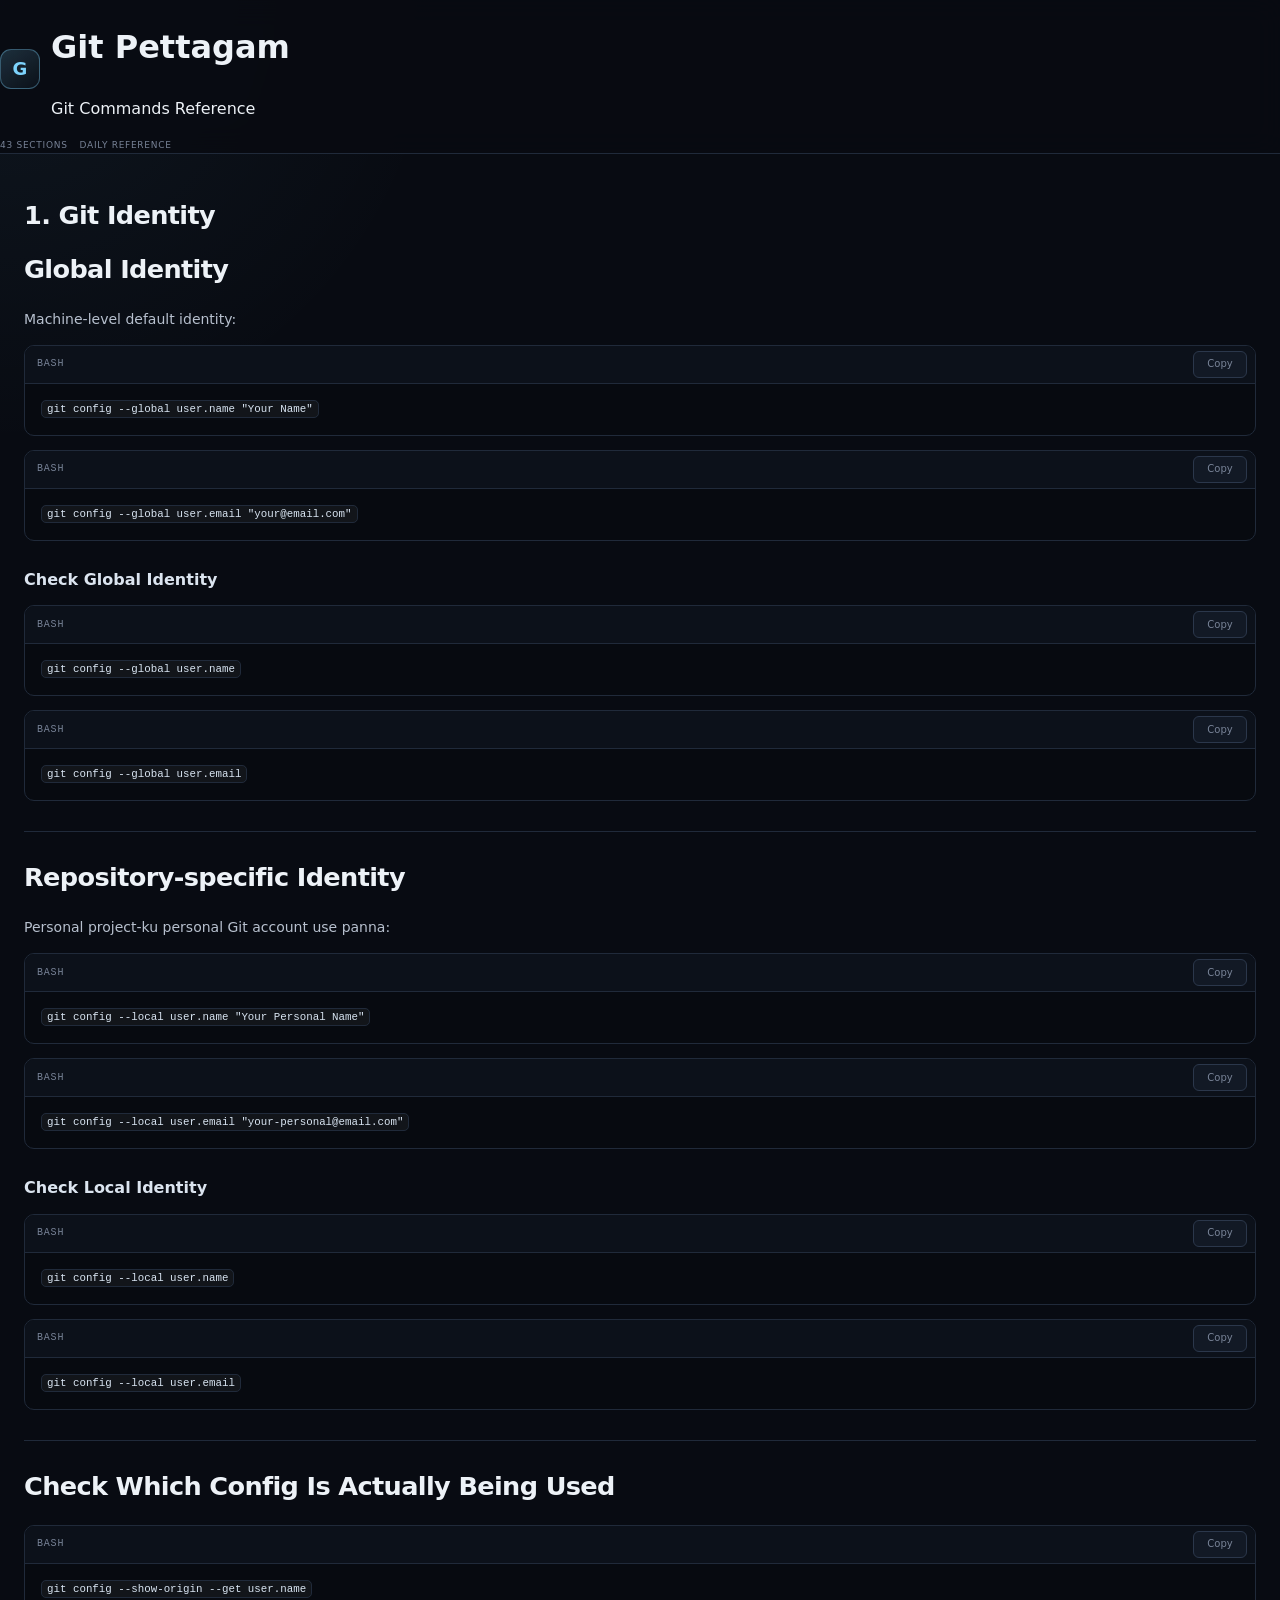
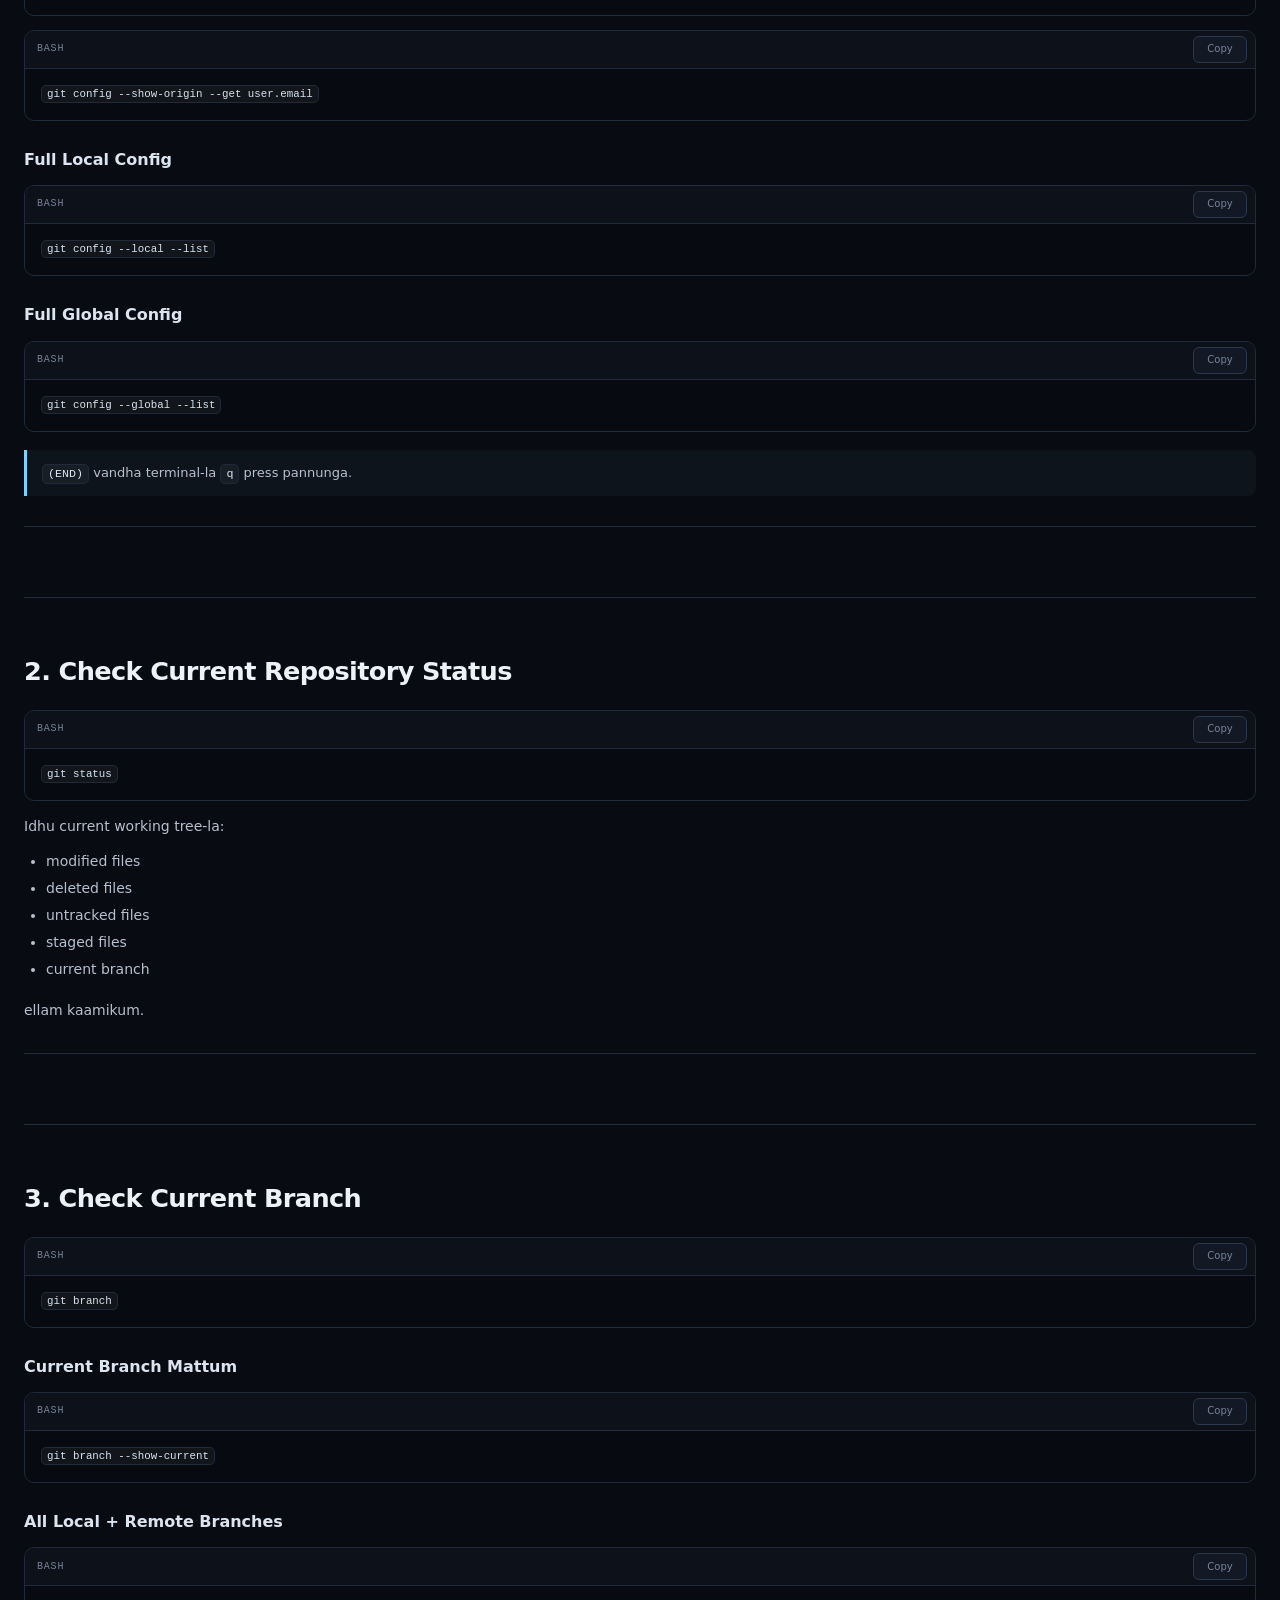
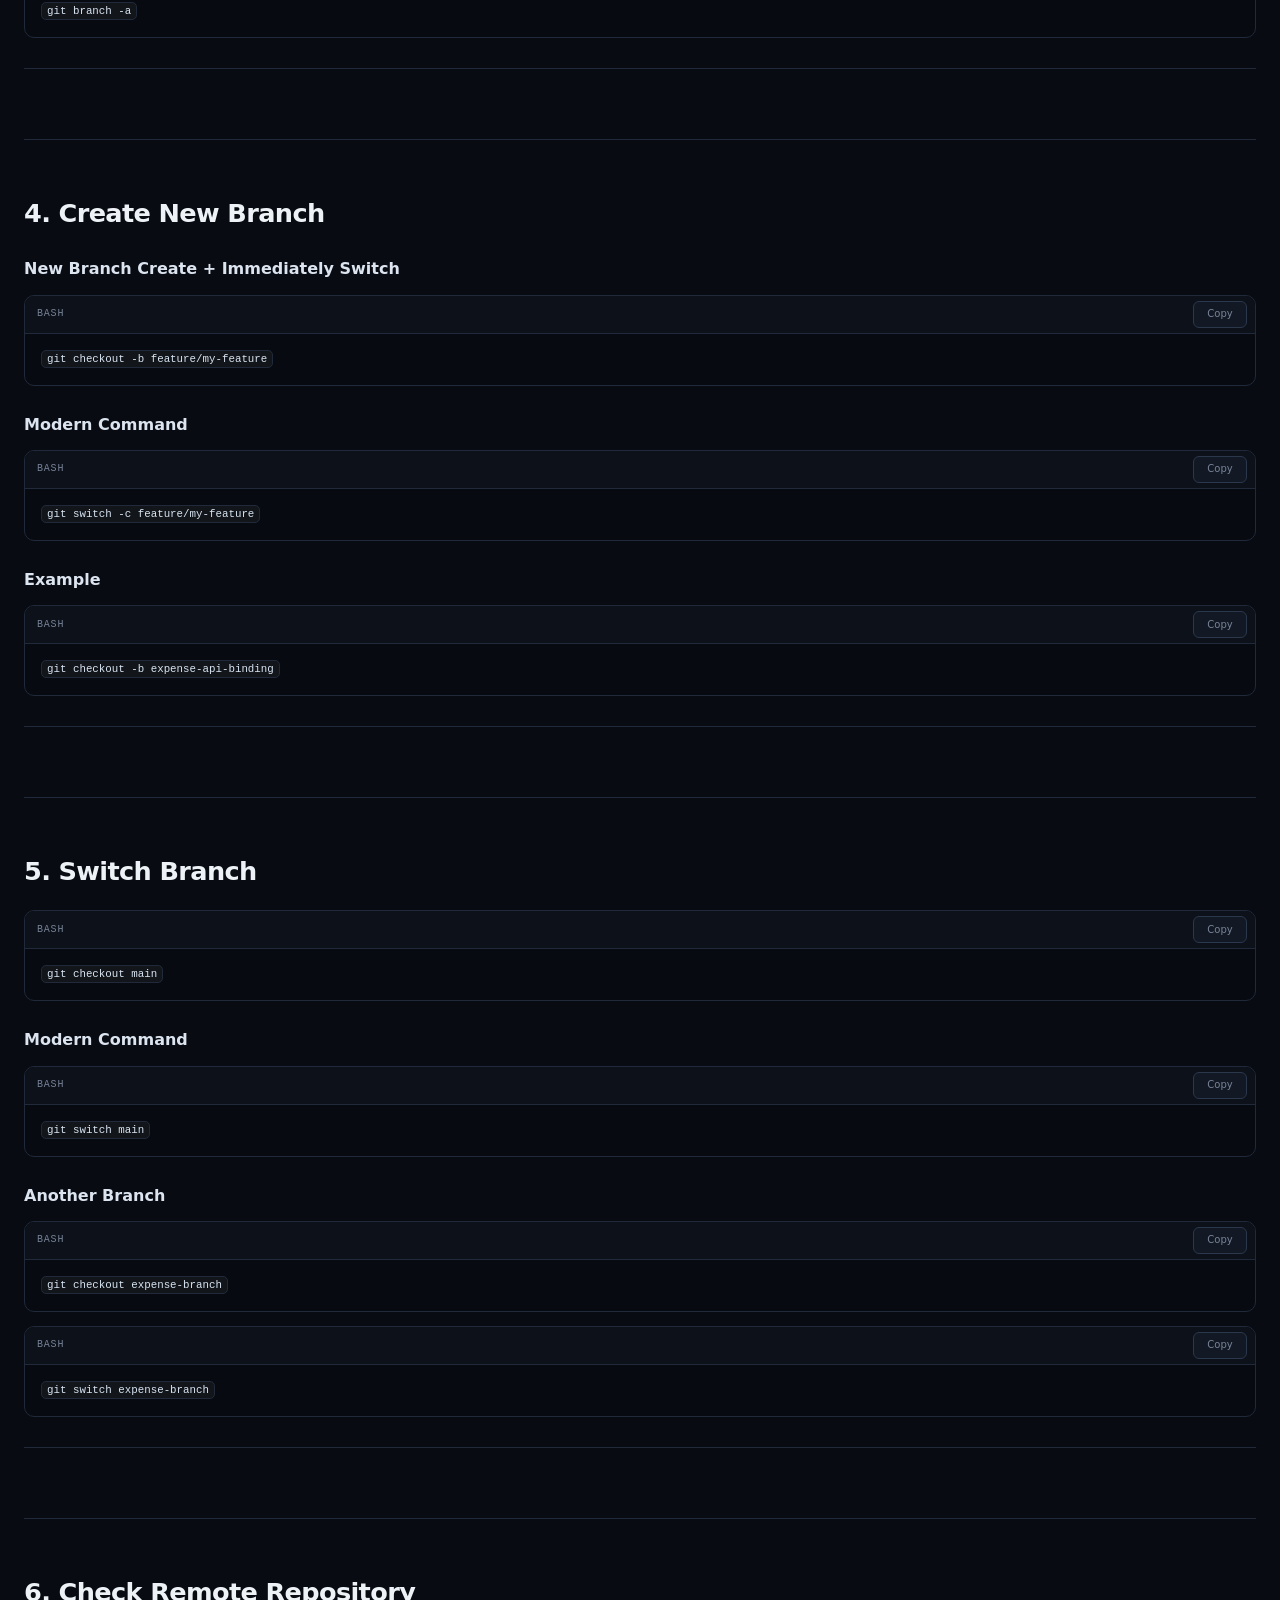
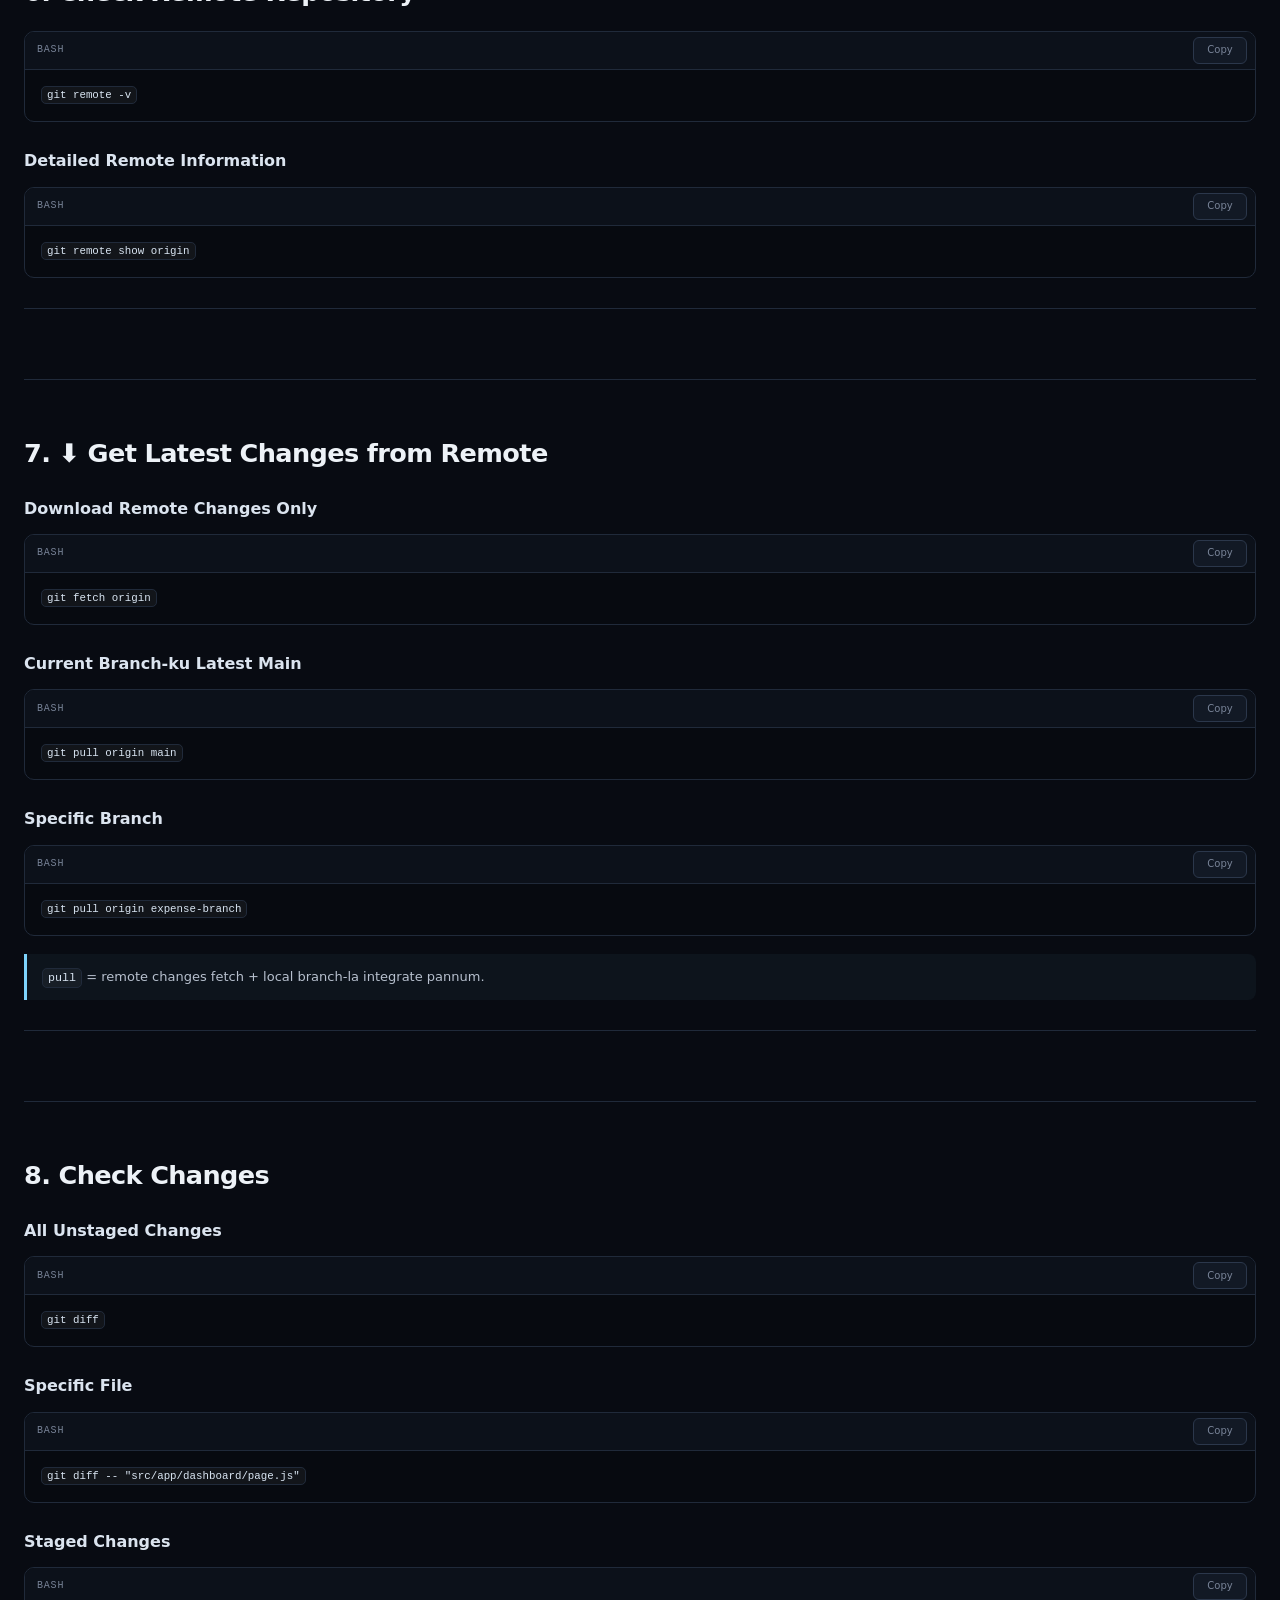
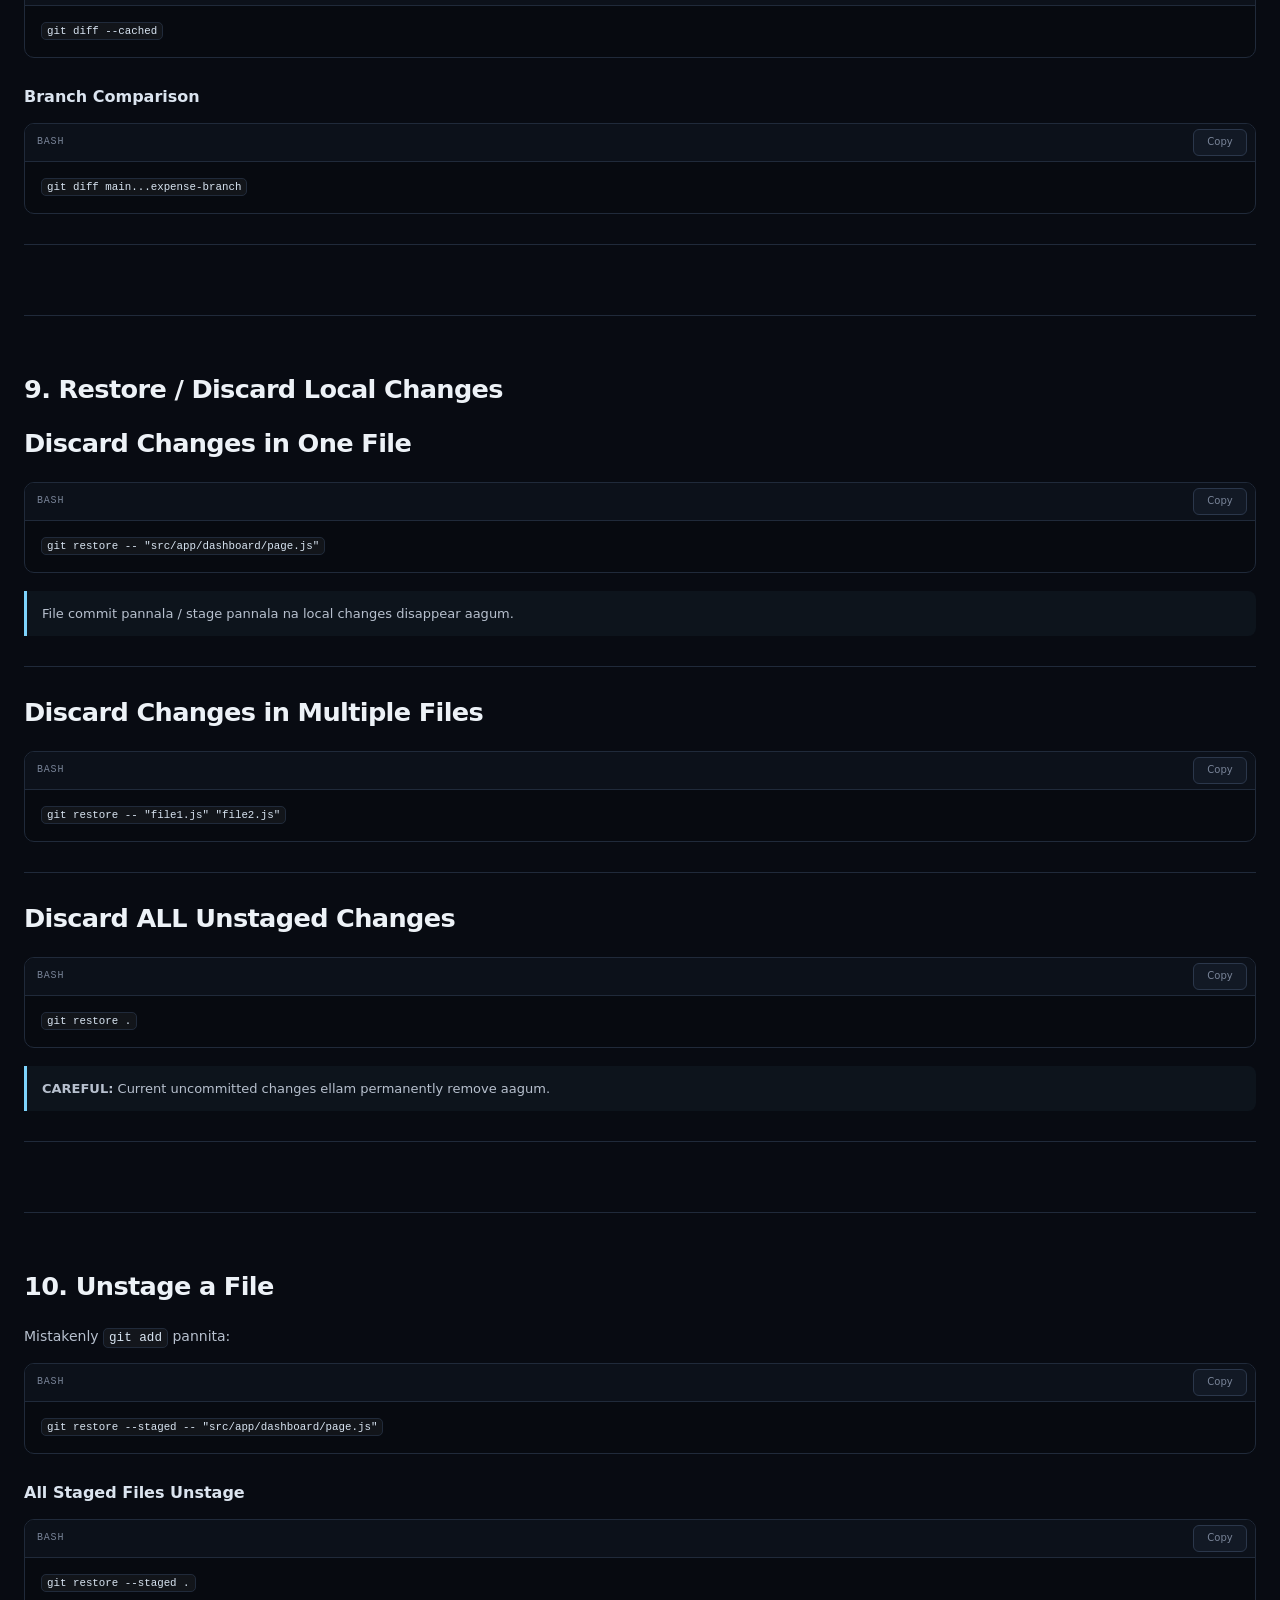
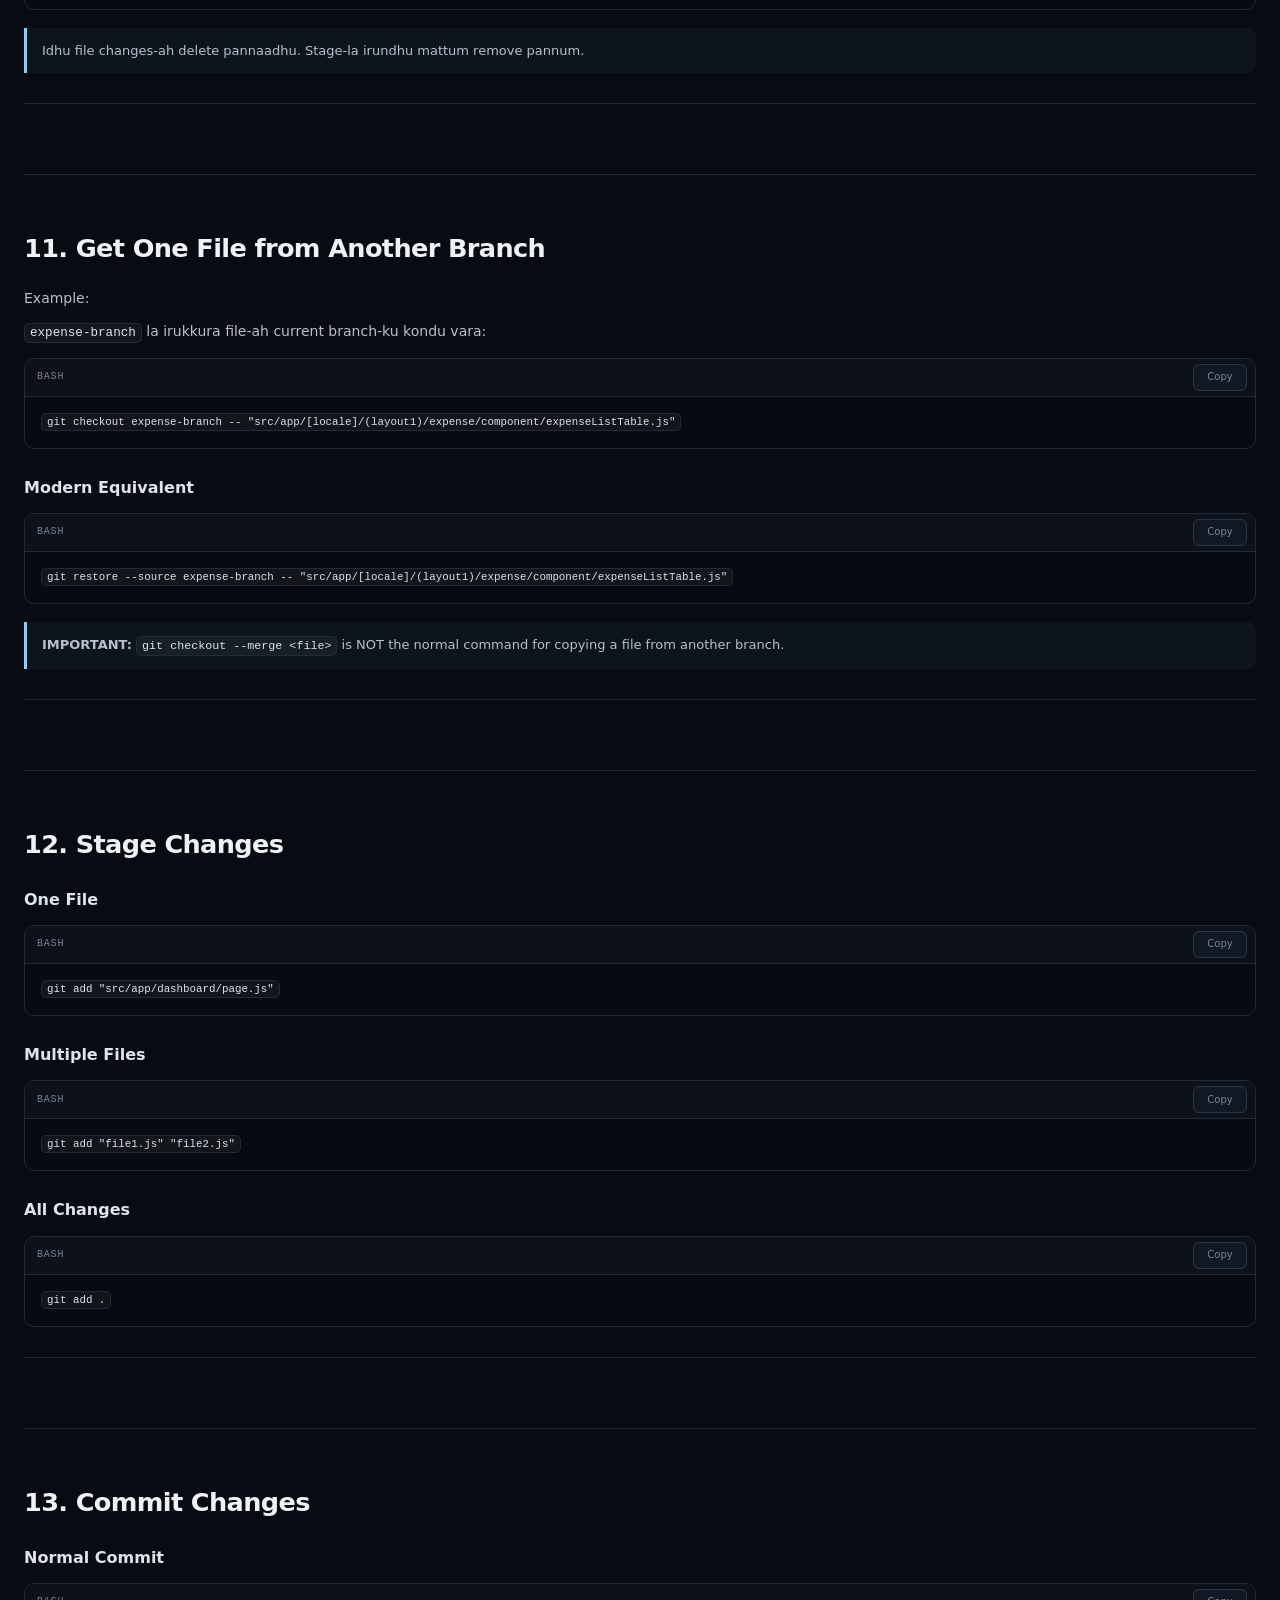
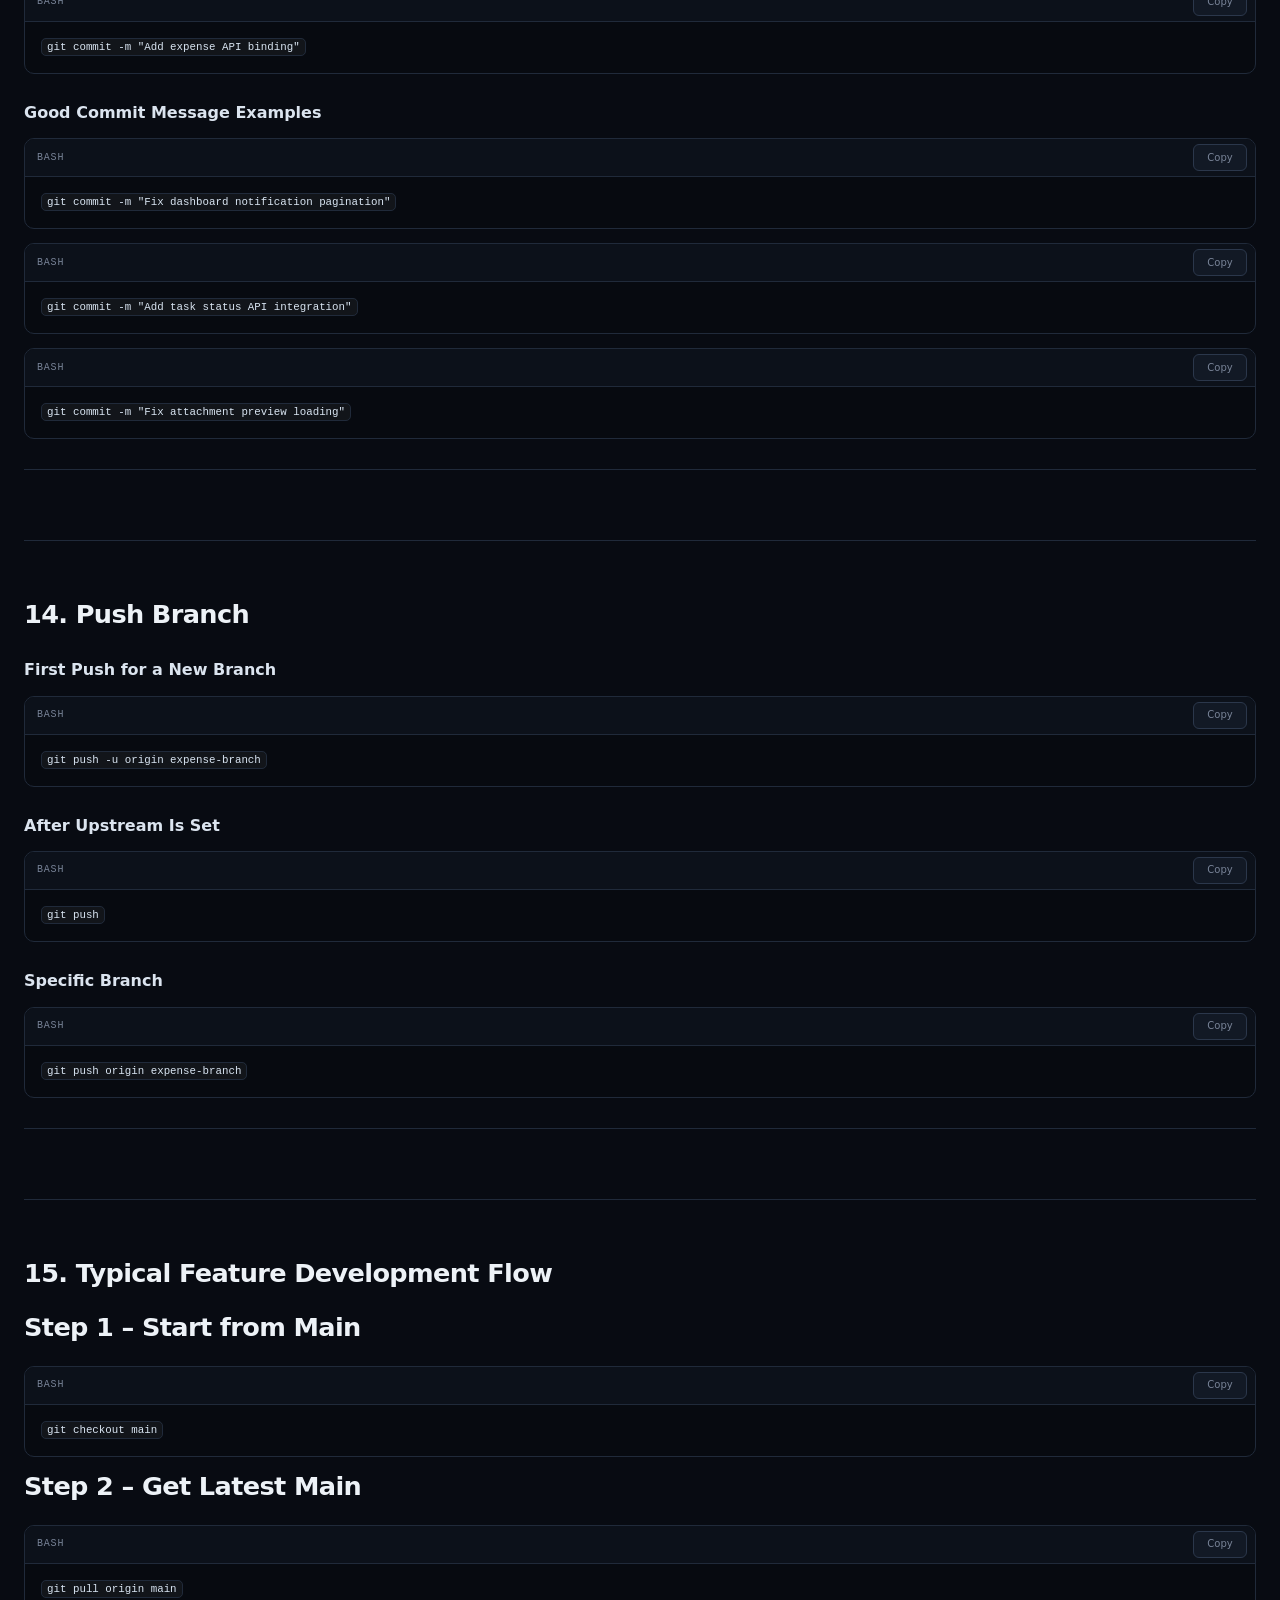
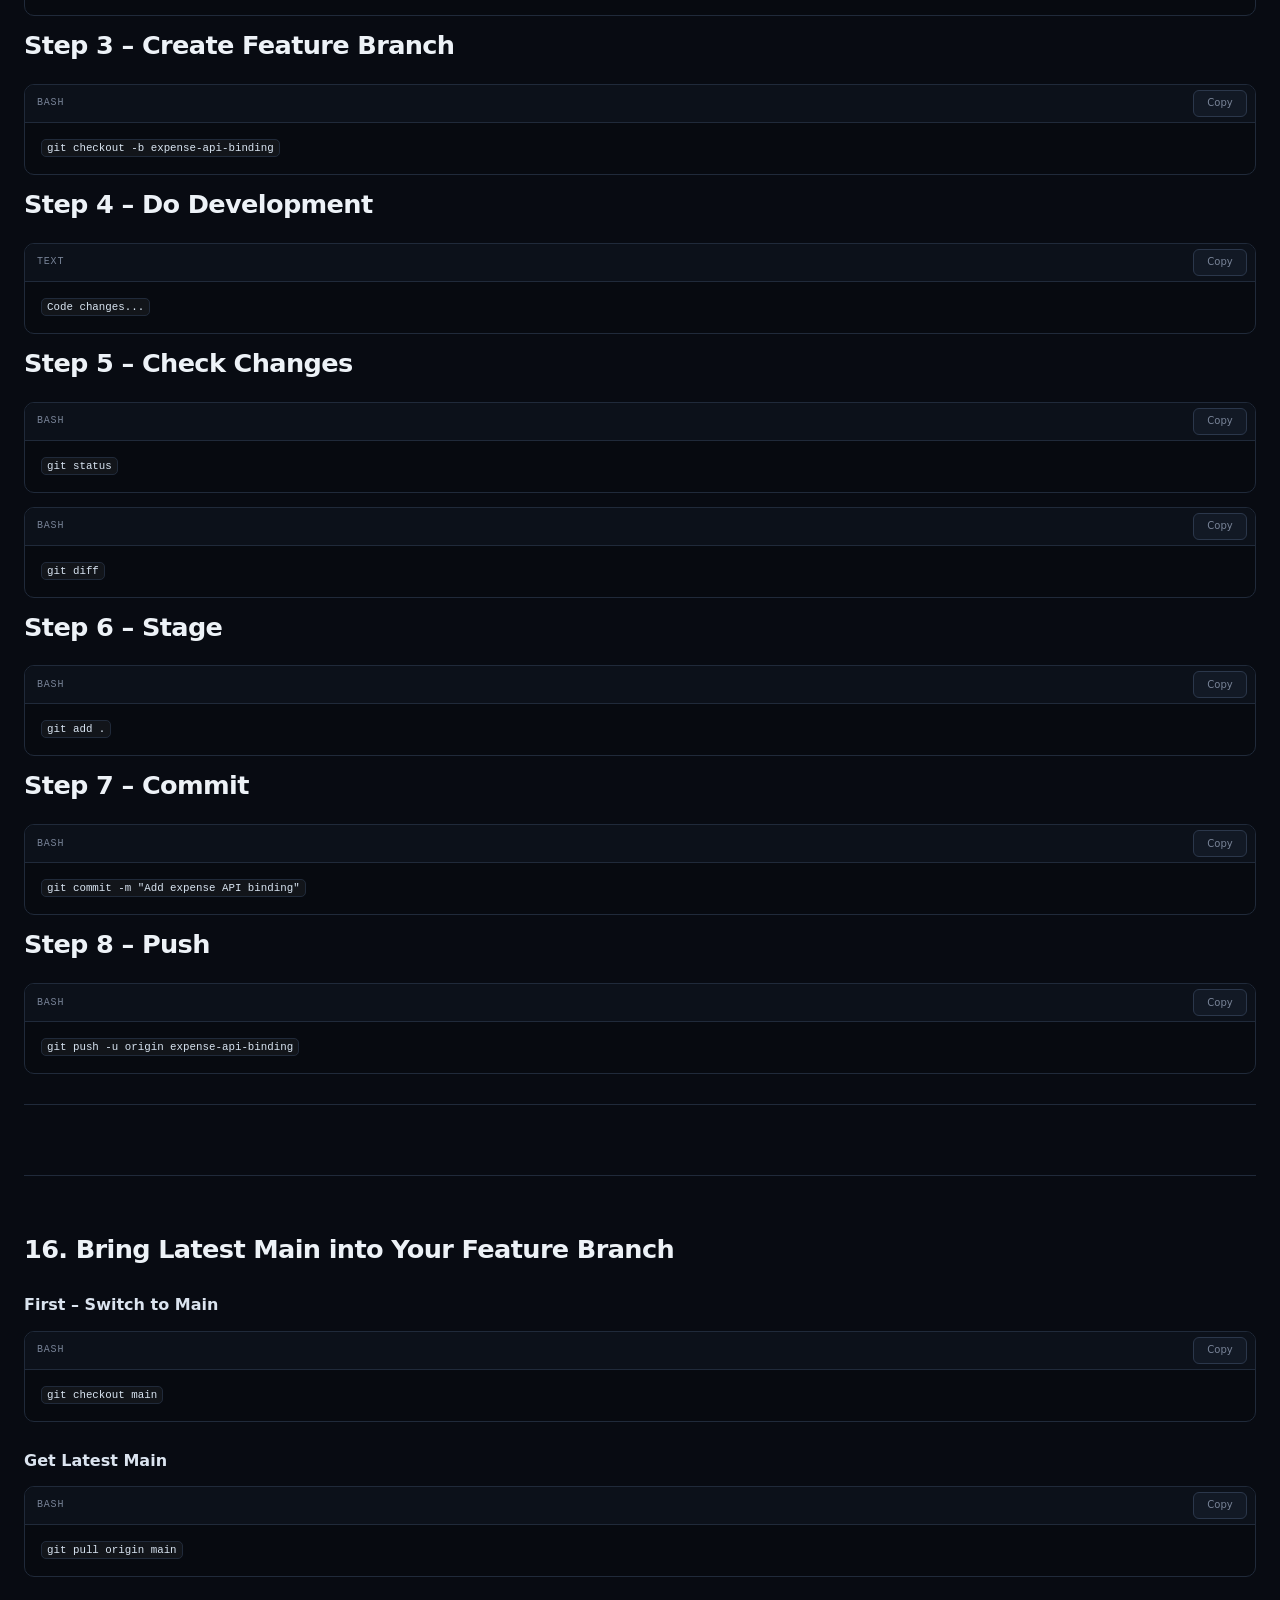
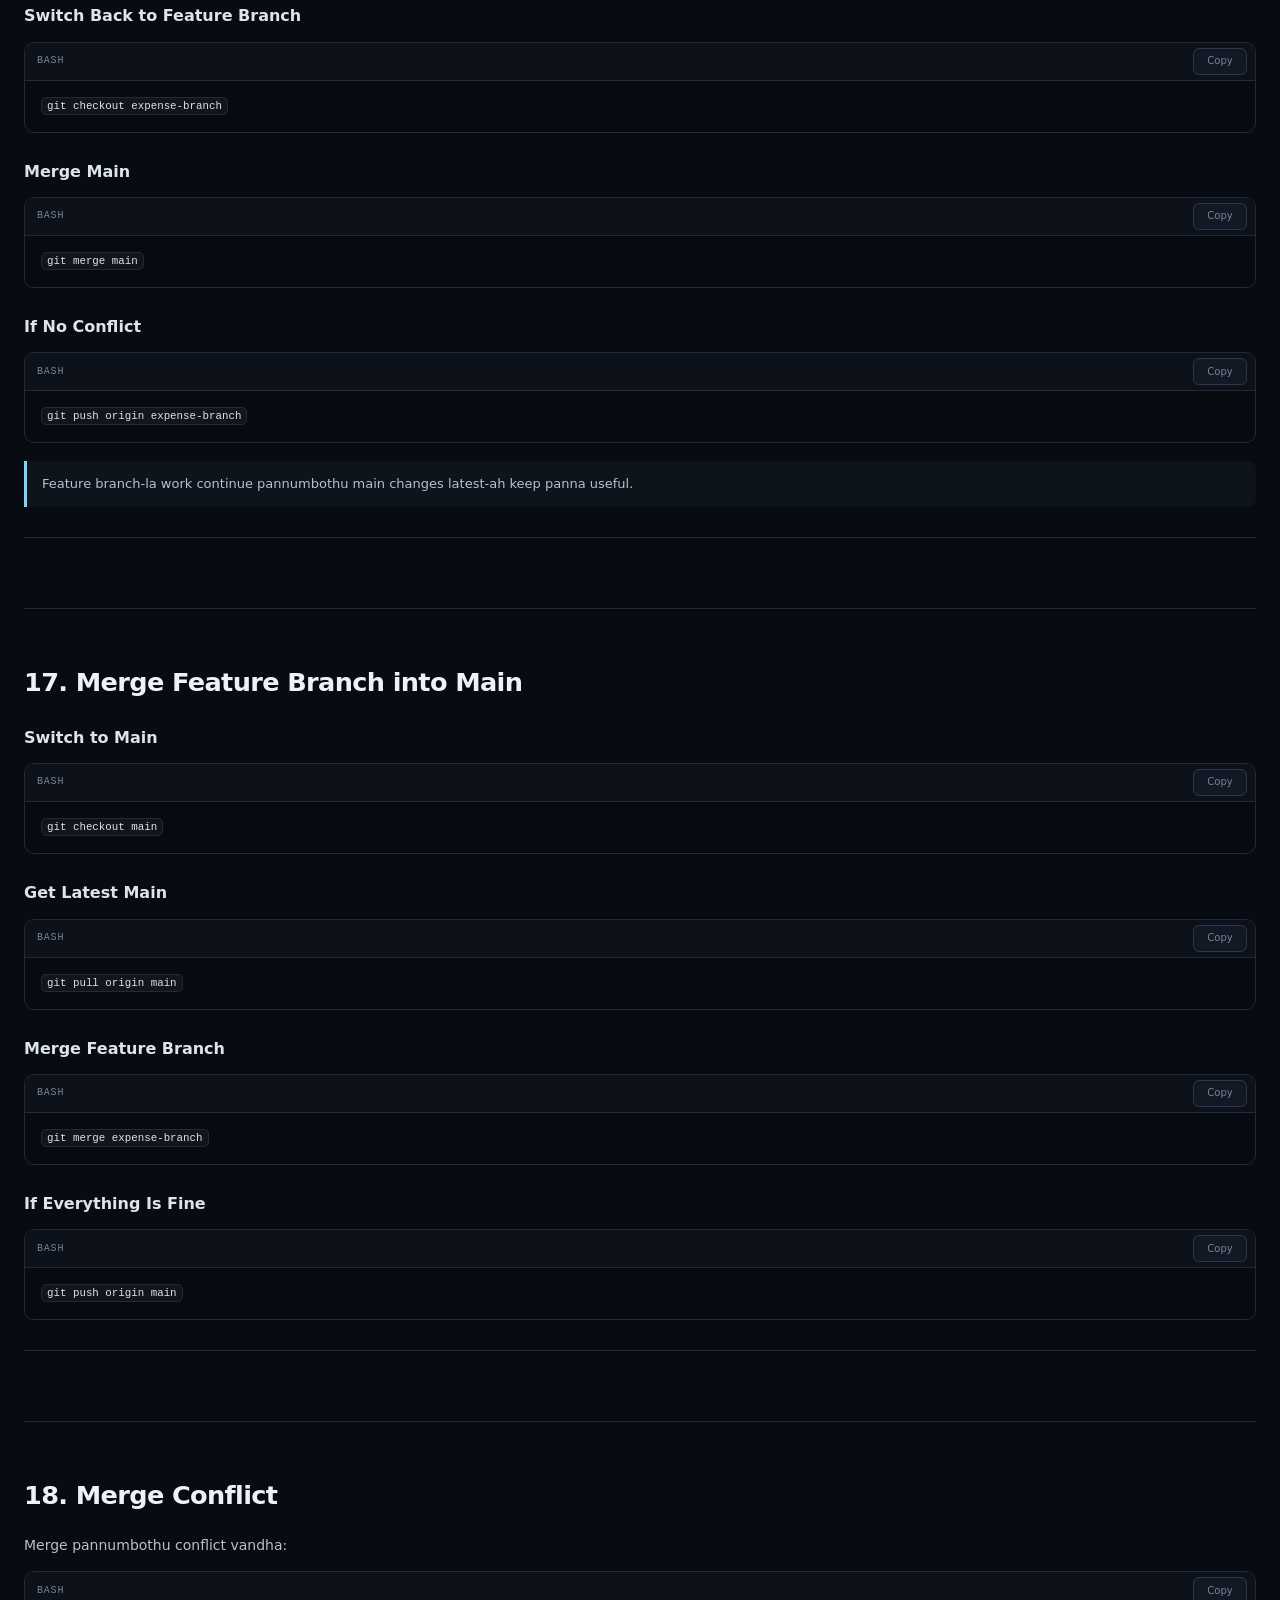
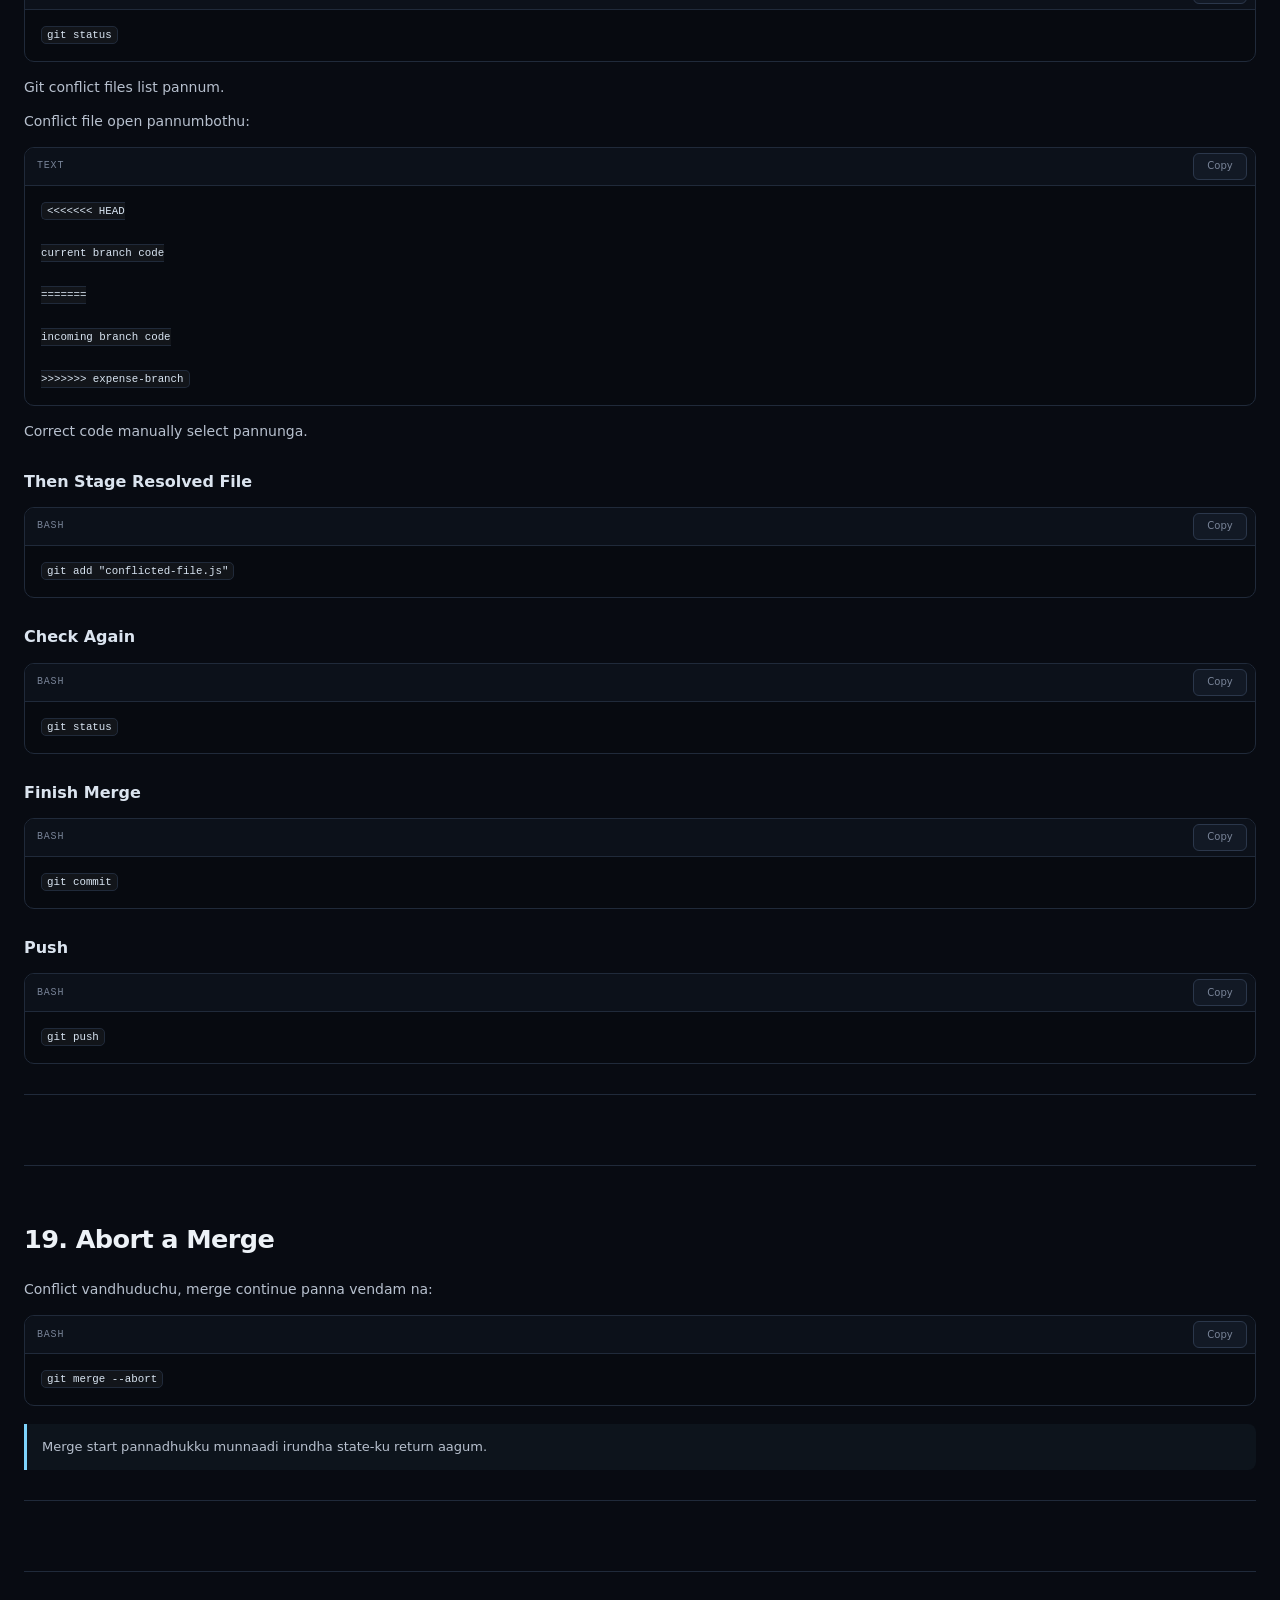
<file: GIT-CHEATSHEET.html>
<!DOCTYPE html>
<html lang="en">

<head>
  <meta charset="UTF-8">
  <meta name="viewport" content="width=device-width, initial-scale=1.0">

  <meta name="description" content="A practical Git commands reference and cheatsheet for everyday Git workflows.">

  <title>Git Pettagam — Git Commands Reference</title>

  <link rel="stylesheet" href="style.css">
</head>

<body>

  <div class="site-shell">

    <header class="site-header">
      <div class="header-inner">
        <div class="brand">
          <span class="brand-mark">G</span>

          <div>
            <h1>Git Pettagam</h1>
            <p>Git Commands Reference</p>
          </div>
        </div>

        <div class="header-meta">
          <span>43 Sections</span>
          <span>Daily Reference</span>
        </div>
      </div>
    </header>

    <div class="layout">

      <main class="content">

        <section id="1-git-identity">
          <h2>1. Git Identity</h2>

          <h2 id="global-identity">Global Identity</h2>
          <p>Machine-level default identity:</p>

          <div class="code-wrap">
            <div class="code-head">
              <span>bash</span>
              <button type="button" class="copy-btn">Copy</button>
            </div>
            <pre><code>git config --global user.name "Your Name"</code></pre>
          </div>

          <div class="code-wrap">
            <div class="code-head">
              <span>bash</span>
              <button type="button" class="copy-btn">Copy</button>
            </div>
            <pre><code>git config --global user.email "your@email.com"</code></pre>
          </div>

          <h3>Check Global Identity</h3>

          <div class="code-wrap">
            <div class="code-head">
              <span>bash</span>
              <button type="button" class="copy-btn">Copy</button>
            </div>
            <pre><code>git config --global user.name</code></pre>
          </div>

          <div class="code-wrap">
            <div class="code-head">
              <span>bash</span>
              <button type="button" class="copy-btn">Copy</button>
            </div>
            <pre><code>git config --global user.email</code></pre>
          </div>

          <hr>

          <h2 id="repository-specific-identity">Repository-specific Identity</h2>
          <p>Personal project-ku personal Git account use panna:</p>

          <div class="code-wrap">
            <div class="code-head">
              <span>bash</span>
              <button type="button" class="copy-btn">Copy</button>
            </div>
            <pre><code>git config --local user.name "Your Personal Name"</code></pre>
          </div>

          <div class="code-wrap">
            <div class="code-head">
              <span>bash</span>
              <button type="button" class="copy-btn">Copy</button>
            </div>
            <pre><code>git config --local user.email "your-personal@email.com"</code></pre>
          </div>

          <h3>Check Local Identity</h3>

          <div class="code-wrap">
            <div class="code-head">
              <span>bash</span>
              <button type="button" class="copy-btn">Copy</button>
            </div>
            <pre><code>git config --local user.name</code></pre>
          </div>

          <div class="code-wrap">
            <div class="code-head">
              <span>bash</span>
              <button type="button" class="copy-btn">Copy</button>
            </div>
            <pre><code>git config --local user.email</code></pre>
          </div>

          <hr>

          <h2 id="check-which-config-is-actually-being-used">
            Check Which Config Is Actually Being Used
          </h2>

          <div class="code-wrap">
            <div class="code-head">
              <span>bash</span>
              <button type="button" class="copy-btn">Copy</button>
            </div>
            <pre><code>git config --show-origin --get user.name</code></pre>
          </div>

          <div class="code-wrap">
            <div class="code-head">
              <span>bash</span>
              <button type="button" class="copy-btn">Copy</button>
            </div>
            <pre><code>git config --show-origin --get user.email</code></pre>
          </div>

          <h3>Full Local Config</h3>

          <div class="code-wrap">
            <div class="code-head">
              <span>bash</span>
              <button type="button" class="copy-btn">Copy</button>
            </div>
            <pre><code>git config --local --list</code></pre>
          </div>

          <h3>Full Global Config</h3>

          <div class="code-wrap">
            <div class="code-head">
              <span>bash</span>
              <button type="button" class="copy-btn">Copy</button>
            </div>
            <pre><code>git config --global --list</code></pre>
          </div>

          <blockquote><code>(END)</code> vandha terminal-la <code>q</code> press pannunga.</blockquote>

          <hr>
        </section>

        <section id="2-check-current-repository-status">
          <h2>2. Check Current Repository Status</h2>

          <div class="code-wrap">
            <div class="code-head">
              <span>bash</span>
              <button type="button" class="copy-btn">Copy</button>
            </div>
            <pre><code>git status</code></pre>
          </div>

          <p>Idhu current working tree-la:</p>

          <ul>
            <li>modified files</li>
            <li>deleted files</li>
            <li>untracked files</li>
            <li>staged files</li>
            <li>current branch</li>
          </ul>

          <p>ellam kaamikum.</p>

          <hr>
        </section>

        <section id="3-check-current-branch">
          <h2>3. Check Current Branch</h2>

          <div class="code-wrap">
            <div class="code-head">
              <span>bash</span>
              <button type="button" class="copy-btn">Copy</button>
            </div>
            <pre><code>git branch</code></pre>
          </div>

          <h3>Current Branch Mattum</h3>

          <div class="code-wrap">
            <div class="code-head">
              <span>bash</span>
              <button type="button" class="copy-btn">Copy</button>
            </div>
            <pre><code>git branch --show-current</code></pre>
          </div>

          <h3>All Local + Remote Branches</h3>

          <div class="code-wrap">
            <div class="code-head">
              <span>bash</span>
              <button type="button" class="copy-btn">Copy</button>
            </div>
            <pre><code>git branch -a</code></pre>
          </div>

          <hr>
        </section>

        <section id="4-create-new-branch">
          <h2>4. Create New Branch</h2>

          <h3>New Branch Create + Immediately Switch</h3>

          <div class="code-wrap">
            <div class="code-head">
              <span>bash</span>
              <button type="button" class="copy-btn">Copy</button>
            </div>
            <pre><code>git checkout -b feature/my-feature</code></pre>
          </div>

          <h3>Modern Command</h3>

          <div class="code-wrap">
            <div class="code-head">
              <span>bash</span>
              <button type="button" class="copy-btn">Copy</button>
            </div>
            <pre><code>git switch -c feature/my-feature</code></pre>
          </div>

          <h3>Example</h3>

          <div class="code-wrap">
            <div class="code-head">
              <span>bash</span>
              <button type="button" class="copy-btn">Copy</button>
            </div>
            <pre><code>git checkout -b expense-api-binding</code></pre>
          </div>

          <hr>
        </section>

        <section id="5-switch-branch">
          <h2>5. Switch Branch</h2>

          <div class="code-wrap">
            <div class="code-head">
              <span>bash</span>
              <button type="button" class="copy-btn">Copy</button>
            </div>
            <pre><code>git checkout main</code></pre>
          </div>

          <h3>Modern Command</h3>

          <div class="code-wrap">
            <div class="code-head">
              <span>bash</span>
              <button type="button" class="copy-btn">Copy</button>
            </div>
            <pre><code>git switch main</code></pre>
          </div>

          <h3>Another Branch</h3>

          <div class="code-wrap">
            <div class="code-head">
              <span>bash</span>
              <button type="button" class="copy-btn">Copy</button>
            </div>
            <pre><code>git checkout expense-branch</code></pre>
          </div>

          <div class="code-wrap">
            <div class="code-head">
              <span>bash</span>
              <button type="button" class="copy-btn">Copy</button>
            </div>
            <pre><code>git switch expense-branch</code></pre>
          </div>

          <hr>
        </section>

        <section id="6-check-remote-repository">
          <h2>6. Check Remote Repository</h2>

          <div class="code-wrap">
            <div class="code-head">
              <span>bash</span>
              <button type="button" class="copy-btn">Copy</button>
            </div>
            <pre><code>git remote -v</code></pre>
          </div>

          <h3>Detailed Remote Information</h3>

          <div class="code-wrap">
            <div class="code-head">
              <span>bash</span>
              <button type="button" class="copy-btn">Copy</button>
            </div>
            <pre><code>git remote show origin</code></pre>
          </div>

          <hr>
        </section>

        <section id="7-get-latest-changes-from-remote">
          <h2>7. ⬇️ Get Latest Changes from Remote</h2>

          <h3>Download Remote Changes Only</h3>

          <div class="code-wrap">
            <div class="code-head">
              <span>bash</span>
              <button type="button" class="copy-btn">Copy</button>
            </div>
            <pre><code>git fetch origin</code></pre>
          </div>

          <h3>Current Branch-ku Latest Main</h3>

          <div class="code-wrap">
            <div class="code-head">
              <span>bash</span>
              <button type="button" class="copy-btn">Copy</button>
            </div>
            <pre><code>git pull origin main</code></pre>
          </div>

          <h3>Specific Branch</h3>

          <div class="code-wrap">
            <div class="code-head">
              <span>bash</span>
              <button type="button" class="copy-btn">Copy</button>
            </div>
            <pre><code>git pull origin expense-branch</code></pre>
          </div>

          <blockquote>
            <code>pull</code> = remote changes fetch + local branch-la integrate pannum.
          </blockquote>

          <hr>
        </section>

        <section id="8-check-changes">
          <h2>8. Check Changes</h2>

          <h3>All Unstaged Changes</h3>

          <div class="code-wrap">
            <div class="code-head">
              <span>bash</span>
              <button type="button" class="copy-btn">Copy</button>
            </div>
            <pre><code>git diff</code></pre>
          </div>

          <h3>Specific File</h3>

          <div class="code-wrap">
            <div class="code-head">
              <span>bash</span>
              <button type="button" class="copy-btn">Copy</button>
            </div>
            <pre><code>git diff -- "src/app/dashboard/page.js"</code></pre>
          </div>

          <h3>Staged Changes</h3>

          <div class="code-wrap">
            <div class="code-head">
              <span>bash</span>
              <button type="button" class="copy-btn">Copy</button>
            </div>
            <pre><code>git diff --cached</code></pre>
          </div>

          <h3>Branch Comparison</h3>

          <div class="code-wrap">
            <div class="code-head">
              <span>bash</span>
              <button type="button" class="copy-btn">Copy</button>
            </div>
            <pre><code>git diff main...expense-branch</code></pre>
          </div>

          <hr>
        </section>

        <section id="9-restore-discard-local-changes">
          <h2>9. Restore / Discard Local Changes</h2>

          <h2 id="discard-changes-in-one-file">Discard Changes in One File</h2>

          <div class="code-wrap">
            <div class="code-head">
              <span>bash</span>
              <button type="button" class="copy-btn">Copy</button>
            </div>
            <pre><code>git restore -- "src/app/dashboard/page.js"</code></pre>
          </div>

          <blockquote>
            File commit pannala / stage pannala na local changes disappear aagum.
          </blockquote>

          <hr>

          <h2 id="discard-changes-in-multiple-files">Discard Changes in Multiple Files</h2>

          <div class="code-wrap">
            <div class="code-head">
              <span>bash</span>
              <button type="button" class="copy-btn">Copy</button>
            </div>
            <pre><code>git restore -- "file1.js" "file2.js"</code></pre>
          </div>

          <hr>

          <h2 id="discard-all-unstaged-changes">Discard ALL Unstaged Changes</h2>

          <div class="code-wrap">
            <div class="code-head">
              <span>bash</span>
              <button type="button" class="copy-btn">Copy</button>
            </div>
            <pre><code>git restore .</code></pre>
          </div>

          <blockquote>
            <strong>CAREFUL:</strong> Current uncommitted changes ellam permanently remove aagum.
          </blockquote>

          <hr>
        </section>

        <section id="10-unstage-a-file">
          <h2>10. Unstage a File</h2>

          <p>Mistakenly <code>git add</code> pannita:</p>

          <div class="code-wrap">
            <div class="code-head">
              <span>bash</span>
              <button type="button" class="copy-btn">Copy</button>
            </div>
            <pre><code>git restore --staged -- "src/app/dashboard/page.js"</code></pre>
          </div>

          <h3>All Staged Files Unstage</h3>

          <div class="code-wrap">
            <div class="code-head">
              <span>bash</span>
              <button type="button" class="copy-btn">Copy</button>
            </div>
            <pre><code>git restore --staged .</code></pre>
          </div>

          <blockquote>
            Idhu file changes-ah delete pannaadhu. Stage-la irundhu mattum remove pannum.
          </blockquote>

          <hr>
        </section>

        <section id="11-get-one-file-from-another-branch">
          <h2>11. Get One File from Another Branch</h2>

          <p>Example:</p>
          <p><code>expense-branch</code> la irukkura file-ah current branch-ku kondu vara:</p>

          <div class="code-wrap">
            <div class="code-head">
              <span>bash</span>
              <button type="button" class="copy-btn">Copy</button>
            </div>
            <pre><code>git checkout expense-branch -- "src/app/[locale]/(layout1)/expense/component/expenseListTable.js"</code></pre>
          </div>

          <h3>Modern Equivalent</h3>

          <div class="code-wrap">
            <div class="code-head">
              <span>bash</span>
              <button type="button" class="copy-btn">Copy</button>
            </div>
            <pre><code>git restore --source expense-branch -- "src/app/[locale]/(layout1)/expense/component/expenseListTable.js"</code></pre>
          </div>

          <blockquote>
            <strong>IMPORTANT:</strong> <code>git checkout --merge &lt;file&gt;</code> is NOT the normal command
            for copying a file from another branch.
          </blockquote>

          <hr>
        </section>

        <section id="12-stage-changes">
          <h2>12. Stage Changes</h2>

          <h3>One File</h3>

          <div class="code-wrap">
            <div class="code-head">
              <span>bash</span>
              <button type="button" class="copy-btn">Copy</button>
            </div>
            <pre><code>git add "src/app/dashboard/page.js"</code></pre>
          </div>

          <h3>Multiple Files</h3>

          <div class="code-wrap">
            <div class="code-head">
              <span>bash</span>
              <button type="button" class="copy-btn">Copy</button>
            </div>
            <pre><code>git add "file1.js" "file2.js"</code></pre>
          </div>

          <h3>All Changes</h3>

          <div class="code-wrap">
            <div class="code-head">
              <span>bash</span>
              <button type="button" class="copy-btn">Copy</button>
            </div>
            <pre><code>git add .</code></pre>
          </div>

          <hr>
        </section>

        <section id="13-commit-changes">
          <h2>13. Commit Changes</h2>

          <h3>Normal Commit</h3>

          <div class="code-wrap">
            <div class="code-head">
              <span>bash</span>
              <button type="button" class="copy-btn">Copy</button>
            </div>
            <pre><code>git commit -m "Add expense API binding"</code></pre>
          </div>

          <h3>Good Commit Message Examples</h3>

          <div class="code-wrap">
            <div class="code-head">
              <span>bash</span>
              <button type="button" class="copy-btn">Copy</button>
            </div>
            <pre><code>git commit -m "Fix dashboard notification pagination"</code></pre>
          </div>

          <div class="code-wrap">
            <div class="code-head">
              <span>bash</span>
              <button type="button" class="copy-btn">Copy</button>
            </div>
            <pre><code>git commit -m "Add task status API integration"</code></pre>
          </div>

          <div class="code-wrap">
            <div class="code-head">
              <span>bash</span>
              <button type="button" class="copy-btn">Copy</button>
            </div>
            <pre><code>git commit -m "Fix attachment preview loading"</code></pre>
          </div>

          <hr>
        </section>

        <section id="14-push-branch">
          <h2>14. Push Branch</h2>

          <h3>First Push for a New Branch</h3>

          <div class="code-wrap">
            <div class="code-head">
              <span>bash</span>
              <button type="button" class="copy-btn">Copy</button>
            </div>
            <pre><code>git push -u origin expense-branch</code></pre>
          </div>

          <h3>After Upstream Is Set</h3>

          <div class="code-wrap">
            <div class="code-head">
              <span>bash</span>
              <button type="button" class="copy-btn">Copy</button>
            </div>
            <pre><code>git push</code></pre>
          </div>

          <h3>Specific Branch</h3>

          <div class="code-wrap">
            <div class="code-head">
              <span>bash</span>
              <button type="button" class="copy-btn">Copy</button>
            </div>
            <pre><code>git push origin expense-branch</code></pre>
          </div>

          <hr>
        </section>

        <section id="15-typical-feature-development-flow">
          <h2>15. Typical Feature Development Flow</h2>

          <h2 id="step-1-start-from-main">Step 1 – Start from Main</h2>

          <div class="code-wrap">
            <div class="code-head">
              <span>bash</span>
              <button type="button" class="copy-btn">Copy</button>
            </div>
            <pre><code>git checkout main</code></pre>
          </div>

          <h2 id="step-2-get-latest-main">Step 2 – Get Latest Main</h2>

          <div class="code-wrap">
            <div class="code-head">
              <span>bash</span>
              <button type="button" class="copy-btn">Copy</button>
            </div>
            <pre><code>git pull origin main</code></pre>
          </div>

          <h2 id="step-3-create-feature-branch">Step 3 – Create Feature Branch</h2>

          <div class="code-wrap">
            <div class="code-head">
              <span>bash</span>
              <button type="button" class="copy-btn">Copy</button>
            </div>
            <pre><code>git checkout -b expense-api-binding</code></pre>
          </div>

          <h2 id="step-4-do-development">Step 4 – Do Development</h2>

          <div class="code-wrap">
            <div class="code-head">
              <span>text</span>
              <button type="button" class="copy-btn">Copy</button>
            </div>
            <pre><code>Code changes...</code></pre>
          </div>

          <h2 id="step-5-check-changes">Step 5 – Check Changes</h2>

          <div class="code-wrap">
            <div class="code-head">
              <span>bash</span>
              <button type="button" class="copy-btn">Copy</button>
            </div>
            <pre><code>git status</code></pre>
          </div>

          <div class="code-wrap">
            <div class="code-head">
              <span>bash</span>
              <button type="button" class="copy-btn">Copy</button>
            </div>
            <pre><code>git diff</code></pre>
          </div>

          <h2 id="step-6-stage">Step 6 – Stage</h2>

          <div class="code-wrap">
            <div class="code-head">
              <span>bash</span>
              <button type="button" class="copy-btn">Copy</button>
            </div>
            <pre><code>git add .</code></pre>
          </div>

          <h2 id="step-7-commit">Step 7 – Commit</h2>

          <div class="code-wrap">
            <div class="code-head">
              <span>bash</span>
              <button type="button" class="copy-btn">Copy</button>
            </div>
            <pre><code>git commit -m "Add expense API binding"</code></pre>
          </div>

          <h2 id="step-8-push">Step 8 – Push</h2>

          <div class="code-wrap">
            <div class="code-head">
              <span>bash</span>
              <button type="button" class="copy-btn">Copy</button>
            </div>
            <pre><code>git push -u origin expense-api-binding</code></pre>
          </div>

          <hr>
        </section>

        <section id="16-bring-latest-main-into-your-feature-branch">
          <h2>16. Bring Latest Main into Your Feature Branch</h2>

          <h3>First – Switch to Main</h3>

          <div class="code-wrap">
            <div class="code-head">
              <span>bash</span>
              <button type="button" class="copy-btn">Copy</button>
            </div>
            <pre><code>git checkout main</code></pre>
          </div>

          <h3>Get Latest Main</h3>

          <div class="code-wrap">
            <div class="code-head">
              <span>bash</span>
              <button type="button" class="copy-btn">Copy</button>
            </div>
            <pre><code>git pull origin main</code></pre>
          </div>

          <h3>Switch Back to Feature Branch</h3>

          <div class="code-wrap">
            <div class="code-head">
              <span>bash</span>
              <button type="button" class="copy-btn">Copy</button>
            </div>
            <pre><code>git checkout expense-branch</code></pre>
          </div>

          <h3>Merge Main</h3>

          <div class="code-wrap">
            <div class="code-head">
              <span>bash</span>
              <button type="button" class="copy-btn">Copy</button>
            </div>
            <pre><code>git merge main</code></pre>
          </div>

          <h3>If No Conflict</h3>

          <div class="code-wrap">
            <div class="code-head">
              <span>bash</span>
              <button type="button" class="copy-btn">Copy</button>
            </div>
            <pre><code>git push origin expense-branch</code></pre>
          </div>

          <blockquote>
            Feature branch-la work continue pannumbothu main changes latest-ah keep panna useful.
          </blockquote>

          <hr>
        </section>

        <section id="17-merge-feature-branch-into-main">
          <h2>17. Merge Feature Branch into Main</h2>

          <h3>Switch to Main</h3>

          <div class="code-wrap">
            <div class="code-head">
              <span>bash</span>
              <button type="button" class="copy-btn">Copy</button>
            </div>
            <pre><code>git checkout main</code></pre>
          </div>

          <h3>Get Latest Main</h3>

          <div class="code-wrap">
            <div class="code-head">
              <span>bash</span>
              <button type="button" class="copy-btn">Copy</button>
            </div>
            <pre><code>git pull origin main</code></pre>
          </div>

          <h3>Merge Feature Branch</h3>

          <div class="code-wrap">
            <div class="code-head">
              <span>bash</span>
              <button type="button" class="copy-btn">Copy</button>
            </div>
            <pre><code>git merge expense-branch</code></pre>
          </div>

          <h3>If Everything Is Fine</h3>

          <div class="code-wrap">
            <div class="code-head">
              <span>bash</span>
              <button type="button" class="copy-btn">Copy</button>
            </div>
            <pre><code>git push origin main</code></pre>
          </div>

          <hr>
        </section>

        <section id="18-merge-conflict">
          <h2>18. Merge Conflict</h2>

          <p>Merge pannumbothu conflict vandha:</p>

          <div class="code-wrap">
            <div class="code-head">
              <span>bash</span>
              <button type="button" class="copy-btn">Copy</button>
            </div>
            <pre><code>git status</code></pre>
          </div>

          <p>Git conflict files list pannum.</p>
          <p>Conflict file open pannumbothu:</p>

          <div class="code-wrap">
            <div class="code-head">
              <span>text</span>
              <button type="button" class="copy-btn">Copy</button>
            </div>
            <pre><code>&lt;&lt;&lt;&lt;&lt;&lt;&lt; HEAD

current branch code

=======

incoming branch code

&gt;&gt;&gt;&gt;&gt;&gt;&gt; expense-branch</code></pre>
          </div>

          <p>Correct code manually select pannunga.</p>

          <h3>Then Stage Resolved File</h3>

          <div class="code-wrap">
            <div class="code-head">
              <span>bash</span>
              <button type="button" class="copy-btn">Copy</button>
            </div>
            <pre><code>git add "conflicted-file.js"</code></pre>
          </div>

          <h3>Check Again</h3>

          <div class="code-wrap">
            <div class="code-head">
              <span>bash</span>
              <button type="button" class="copy-btn">Copy</button>
            </div>
            <pre><code>git status</code></pre>
          </div>

          <h3>Finish Merge</h3>

          <div class="code-wrap">
            <div class="code-head">
              <span>bash</span>
              <button type="button" class="copy-btn">Copy</button>
            </div>
            <pre><code>git commit</code></pre>
          </div>

          <h3>Push</h3>

          <div class="code-wrap">
            <div class="code-head">
              <span>bash</span>
              <button type="button" class="copy-btn">Copy</button>
            </div>
            <pre><code>git push</code></pre>
          </div>

          <hr>
        </section>

        <section id="19-abort-a-merge">
          <h2>19. Abort a Merge</h2>

          <p>Conflict vandhuduchu, merge continue panna vendam na:</p>

          <div class="code-wrap">
            <div class="code-head">
              <span>bash</span>
              <button type="button" class="copy-btn">Copy</button>
            </div>
            <pre><code>git merge --abort</code></pre>
          </div>

          <blockquote>
            Merge start pannadhukku munnaadi irundha state-ku return aagum.
          </blockquote>

          <hr>
        </section>

        <section id="20-abort-rebase">
          <h2>20. Abort Rebase</h2>

          <p>Rebase conflict situation-la:</p>

          <div class="code-wrap">
            <div class="code-head">
              <span>bash</span>
              <button type="button" class="copy-btn">Copy</button>
            </div>
            <pre><code>git rebase --abort</code></pre>
          </div>

          <hr>
        </section>

        <section id="21-view-commit-history">
          <h2>21. View Commit History</h2>

          <h3>Simple</h3>

          <div class="code-wrap">
            <div class="code-head">
              <span>bash</span>
              <button type="button" class="copy-btn">Copy</button>
            </div>
            <pre><code>git log</code></pre>
          </div>

          <h3>One-line Format</h3>

          <div class="code-wrap">
            <div class="code-head">
              <span>bash</span>
              <button type="button" class="copy-btn">Copy</button>
            </div>
            <pre><code>git log --oneline</code></pre>
          </div>

          <h3>Recent Commits</h3>

          <div class="code-wrap">
            <div class="code-head">
              <span>bash</span>
              <button type="button" class="copy-btn">Copy</button>
            </div>
            <pre><code>git log --oneline -10</code></pre>
          </div>

          <h3>Graph</h3>

          <div class="code-wrap">
            <div class="code-head">
              <span>bash</span>
              <button type="button" class="copy-btn">Copy</button>
            </div>
            <pre><code>git log --oneline --graph --decorate --all</code></pre>
          </div>

          <hr>
        </section>

        <section id="22-check-a-specific-commit">
          <h2>22. Check a Specific Commit</h2>

          <div class="code-wrap">
            <div class="code-head">
              <span>bash</span>
              <button type="button" class="copy-btn">Copy</button>
            </div>
            <pre><code>git show COMMIT_ID</code></pre>
          </div>

          <h3>Example</h3>

          <div class="code-wrap">
            <div class="code-head">
              <span>bash</span>
              <button type="button" class="copy-btn">Copy</button>
            </div>
            <pre><code>git show a1b2c3d</code></pre>
          </div>

          <hr>
        </section>

        <section id="23-amend-last-commit">
          <h2>23. Amend Last Commit</h2>

          <h3>Last Commit Message Wrong</h3>

          <div class="code-wrap">
            <div class="code-head">
              <span>bash</span>
              <button type="button" class="copy-btn">Copy</button>
            </div>
            <pre><code>git commit --amend -m "Correct commit message"</code></pre>
          </div>

          <h3>Last Commit-la File Miss Aagiduchu</h3>

          <div class="code-wrap">
            <div class="code-head">
              <span>bash</span>
              <button type="button" class="copy-btn">Copy</button>
            </div>
            <pre><code>git add "missing-file.js"</code></pre>
          </div>

          <div class="code-wrap">
            <div class="code-head">
              <span>bash</span>
              <button type="button" class="copy-btn">Copy</button>
            </div>
            <pre><code>git commit --amend --no-edit</code></pre>
          </div>

          <blockquote>
            Already pushed commit-ah amend pannina force push required aagalam. Shared branch-la avoid
            pannunga.
          </blockquote>

          <hr>
        </section>

        <section id="24-revert-a-commit">
          <h2>24. ↩️ Revert a Commit</h2>

          <p>Already pushed/shared branch commit-ah safely undo panna:</p>

          <div class="code-wrap">
            <div class="code-head">
              <span>bash</span>
              <button type="button" class="copy-btn">Copy</button>
            </div>
            <pre><code>git revert COMMIT_ID</code></pre>
          </div>

          <h3>Then Push</h3>

          <div class="code-wrap">
            <div class="code-head">
              <span>bash</span>
              <button type="button" class="copy-btn">Copy</button>
            </div>
            <pre><code>git push</code></pre>
          </div>

          <blockquote>
            <code>revert</code> new commit create pannum. Shared branch-ku safer.
          </blockquote>

          <hr>
        </section>

        <section id="25-reset">
          <h2>25. ⏪ Reset</h2>

          <h2 id="unstage-last-commit-but-keep-changes">
            Unstage Last Commit but Keep Changes
          </h2>

          <div class="code-wrap">
            <div class="code-head">
              <span>bash</span>
              <button type="button" class="copy-btn">Copy</button>
            </div>
            <pre><code>git reset --soft HEAD~1</code></pre>
          </div>

          <h2 id="remove-commit-and-keep-changes-unstaged">
            Remove Commit and Keep Changes Unstaged
          </h2>

          <div class="code-wrap">
            <div class="code-head">
              <span>bash</span>
              <button type="button" class="copy-btn">Copy</button>
            </div>
            <pre><code>git reset HEAD~1</code></pre>
          </div>

          <h2 id="remove-commit-and-changes">
            Remove Commit AND Changes
          </h2>

          <div class="code-wrap">
            <div class="code-head">
              <span>bash</span>
              <button type="button" class="copy-btn">Copy</button>
            </div>
            <pre><code>git reset --hard HEAD~1</code></pre>
          </div>

          <blockquote>
            <code>--hard</code> use pannumbothu careful. Uncommitted changes lose aagalam.
          </blockquote>

          <hr>
        </section>

        <section id="26-recover-lost-changes-commits">
          <h2>26. Recover Lost Changes / Commits</h2>

          <h3>Git Reflog</h3>

          <div class="code-wrap">
            <div class="code-head">
              <span>bash</span>
              <button type="button" class="copy-btn">Copy</button>
            </div>
            <pre><code>git reflog</code></pre>
          </div>

          <p>Previous HEAD identify pannitu:</p>

          <div class="code-wrap">
            <div class="code-head">
              <span>bash</span>
              <button type="button" class="copy-btn">Copy</button>
            </div>
            <pre><code>git checkout COMMIT_ID</code></pre>
          </div>

          <h3>Or Recovery Branch Create</h3>

          <div class="code-wrap">
            <div class="code-head">
              <span>bash</span>
              <button type="button" class="copy-btn">Copy</button>
            </div>
            <pre><code>git checkout -b recovery-branch COMMIT_ID</code></pre>
          </div>

          <blockquote>
            Accidentally reset/rebase pannumbothu <code>reflog</code> useful.
          </blockquote>

          <hr>
        </section>

        <section id="27-stash">
          <h2>27. Stash</h2>

          <h3>Temporary-ah Current Changes Save</h3>

          <div class="code-wrap">
            <div class="code-head">
              <span>bash</span>
              <button type="button" class="copy-btn">Copy</button>
            </div>
            <pre><code>git stash</code></pre>
          </div>

          <h3>List</h3>

          <div class="code-wrap">
            <div class="code-head">
              <span>bash</span>
              <button type="button" class="copy-btn">Copy</button>
            </div>
            <pre><code>git stash list</code></pre>
          </div>

          <h3>Latest Stash Restore + Remove from Stash</h3>

          <div class="code-wrap">
            <div class="code-head">
              <span>bash</span>
              <button type="button" class="copy-btn">Copy</button>
            </div>
            <pre><code>git stash pop</code></pre>
          </div>

          <h3>Specific Stash</h3>

          <div class="code-wrap">
            <div class="code-head">
              <span>bash</span>
              <button type="button" class="copy-btn">Copy</button>
            </div>
            <pre><code>git stash apply stash@{0}</code></pre>
          </div>

          <h3>Stash with Message</h3>

          <div class="code-wrap">
            <div class="code-head">
              <span>bash</span>
              <button type="button" class="copy-btn">Copy</button>
            </div>
            <pre><code>git stash push -m "WIP expense page"</code></pre>
          </div>

          <h3>Delete One Stash</h3>

          <div class="code-wrap">
            <div class="code-head">
              <span>bash</span>
              <button type="button" class="copy-btn">Copy</button>
            </div>
            <pre><code>git stash drop stash@{0}</code></pre>
          </div>

          <h3>Delete All Stashes</h3>

          <div class="code-wrap">
            <div class="code-head">
              <span>bash</span>
              <button type="button" class="copy-btn">Copy</button>
            </div>
            <pre><code>git stash clear</code></pre>
          </div>

          <blockquote>
            Branch switch panna current work disturb aagumbothu stash useful.
          </blockquote>

          <hr>
        </section>

        <section id="28-delete-branch">
          <h2>28. Delete Branch</h2>

          <h2 id="local-branch">Local Branch</h2>

          <div class="code-wrap">
            <div class="code-head">
              <span>bash</span>
              <button type="button" class="copy-btn">Copy</button>
            </div>
            <pre><code>git branch -d expense-branch</code></pre>
          </div>

          <h2 id="force-delete">Force Delete</h2>

          <div class="code-wrap">
            <div class="code-head">
              <span>bash</span>
              <button type="button" class="copy-btn">Copy</button>
            </div>
            <pre><code>git branch -D expense-branch</code></pre>
          </div>

          <h2 id="remote-branch">Remote Branch</h2>

          <div class="code-wrap">
            <div class="code-head">
              <span>bash</span>
              <button type="button" class="copy-btn">Copy</button>
            </div>
            <pre><code>git push origin --delete expense-branch</code></pre>
          </div>

          <blockquote>
            <code>-D</code> use panna branch merge aagala irundhalum delete pannum.
          </blockquote>

          <hr>
        </section>

        <section id="29-rename-current-branch">
          <h2>29. Rename Current Branch</h2>

          <div class="code-wrap">
            <div class="code-head">
              <span>bash</span>
              <button type="button" class="copy-btn">Copy</button>
            </div>
            <pre><code>git branch -m new-branch-name</code></pre>
          </div>

          <h3>If Already Pushed</h3>

          <div class="code-wrap">
            <div class="code-head">
              <span>bash</span>
              <button type="button" class="copy-btn">Copy</button>
            </div>
            <pre><code>git push -u origin new-branch-name</code></pre>
          </div>

          <h3>Old Remote Branch Delete</h3>

          <div class="code-wrap">
            <div class="code-head">
              <span>bash</span>
              <button type="button" class="copy-btn">Copy</button>
            </div>
            <pre><code>git push origin --delete old-branch-name</code></pre>
          </div>

          <hr>
        </section>

        <section id="30-compare-branches">
          <h2>30. Compare Branches</h2>

          <h3>Commits Difference</h3>

          <div class="code-wrap">
            <div class="code-head">
              <span>bash</span>
              <button type="button" class="copy-btn">Copy</button>
            </div>
            <pre><code>git log main..expense-branch --oneline</code></pre>
          </div>

          <h3>Changes Difference</h3>

          <div class="code-wrap">
            <div class="code-head">
              <span>bash</span>
              <button type="button" class="copy-btn">Copy</button>
            </div>
            <pre><code>git diff main...expense-branch</code></pre>
          </div>

          <hr>
        </section>

        <section id="31-see-which-files-changed">
          <h2>31. See Which Files Changed</h2>

          <h3>Current Status</h3>

          <div class="code-wrap">
            <div class="code-head">
              <span>bash</span>
              <button type="button" class="copy-btn">Copy</button>
            </div>
            <pre><code>git status</code></pre>
          </div>

          <h3>Only Changed File Names</h3>

          <div class="code-wrap">
            <div class="code-head">
              <span>bash</span>
              <button type="button" class="copy-btn">Copy</button>
            </div>
            <pre><code>git diff --name-only</code></pre>
          </div>

          <h3>Committed Changes</h3>

          <div class="code-wrap">
            <div class="code-head">
              <span>bash</span>
              <button type="button" class="copy-btn">Copy</button>
            </div>
            <pre><code>git diff --name-only HEAD~1 HEAD</code></pre>
          </div>

          <hr>
        </section>

        <section id="32-remove-untracked-files">
          <h2>32. Remove Untracked Files</h2>

          <h3>Check First – Nothing Gets Deleted</h3>

          <div class="code-wrap">
            <div class="code-head">
              <span>bash</span>
              <button type="button" class="copy-btn">Copy</button>
            </div>
            <pre><code>git clean -n</code></pre>
          </div>

          <h3>Delete Untracked Files</h3>

          <div class="code-wrap">
            <div class="code-head">
              <span>bash</span>
              <button type="button" class="copy-btn">Copy</button>
            </div>
            <pre><code>git clean -f</code></pre>
          </div>

          <h3>Delete Untracked Files + Directories</h3>

          <div class="code-wrap">
            <div class="code-head">
              <span>bash</span>
              <button type="button" class="copy-btn">Copy</button>
            </div>
            <pre><code>git clean -fd</code></pre>
          </div>

          <blockquote>
            <strong>VERY CAREFUL:</strong> <code>git clean</code> Git track pannaadha files-ah delete pannum.
          </blockquote>

          <hr>
        </section>

        <section id="33-pull-before-starting-work">
          <h2>33. Pull Before Starting Work</h2>

          <p>Daily recommended flow:</p>

          <div class="code-wrap">
            <div class="code-head">
              <span>bash</span>
              <button type="button" class="copy-btn">Copy</button>
            </div>
            <pre><code>git checkout main</code></pre>
          </div>

          <div class="code-wrap">
            <div class="code-head">
              <span>bash</span>
              <button type="button" class="copy-btn">Copy</button>
            </div>
            <pre><code>git pull origin main</code></pre>
          </div>

          <div class="code-wrap">
            <div class="code-head">
              <span>bash</span>
              <button type="button" class="copy-btn">Copy</button>
            </div>
            <pre><code>git checkout -b feature/my-feature</code></pre>
          </div>

          <hr>
        </section>

        <section id="34-before-commit-checklist">
          <h2>34. Before Commit Checklist</h2>

          <h3>Check Status</h3>

          <div class="code-wrap">
            <div class="code-head">
              <span>bash</span>
              <button type="button" class="copy-btn">Copy</button>
            </div>
            <pre><code>git status</code></pre>
          </div>

          <h3>Check Code Changes</h3>

          <div class="code-wrap">
            <div class="code-head">
              <span>bash</span>
              <button type="button" class="copy-btn">Copy</button>
            </div>
            <pre><code>git diff</code></pre>
          </div>

          <h3>Check Staged Changes</h3>

          <div class="code-wrap">
            <div class="code-head">
              <span>bash</span>
              <button type="button" class="copy-btn">Copy</button>
            </div>
            <pre><code>git diff --cached</code></pre>
          </div>

          <h3>Check These Before Commit</h3>

          <ul>
            <li>Correct files modified?</li>
            <li>Debug <code>console.log</code> remove pannacha?</li>
            <li>Unwanted files stage aagala?</li>
            <li>Environment files accidentally stage aagala?</li>
            <li>API URLs correct-ah?</li>
            <li>Secrets / tokens commit aagala?</li>
            <li>Build errors irukka?</li>
            <li>Commit message meaningful-ah?</li>
          </ul>

          <h3>Stage</h3>

          <div class="code-wrap">
            <div class="code-head">
              <span>bash</span>
              <button type="button" class="copy-btn">Copy</button>
            </div>
            <pre><code>git add .</code></pre>
          </div>

          <h3>Commit</h3>

          <div class="code-wrap">
            <div class="code-head">
              <span>bash</span>
              <button type="button" class="copy-btn">Copy</button>
            </div>
            <pre><code>git commit -m "Your message"</code></pre>
          </div>

          <hr>
        </section>

        <section id="35-before-push-checklist">
          <h2>35. Before Push Checklist</h2>

          <h3>Check Status</h3>

          <div class="code-wrap">
            <div class="code-head">
              <span>bash</span>
              <button type="button" class="copy-btn">Copy</button>
            </div>
            <pre><code>git status</code></pre>
          </div>

          <h3>Check Current Branch</h3>

          <div class="code-wrap">
            <div class="code-head">
              <span>bash</span>
              <button type="button" class="copy-btn">Copy</button>
            </div>
            <pre><code>git branch --show-current</code></pre>
          </div>

          <h3>Check Recent Commits</h3>

          <div class="code-wrap">
            <div class="code-head">
              <span>bash</span>
              <button type="button" class="copy-btn">Copy</button>
            </div>
            <pre><code>git log --oneline -5</code></pre>
          </div>

          <h3>Compare with Main</h3>

          <div class="code-wrap">
            <div class="code-head">
              <span>bash</span>
              <button type="button" class="copy-btn">Copy</button>
            </div>
            <pre><code>git diff main...HEAD</code></pre>
          </div>

          <h3>Push</h3>

          <div class="code-wrap">
            <div class="code-head">
              <span>bash</span>
              <button type="button" class="copy-btn">Copy</button>
            </div>
            <pre><code>git push</code></pre>
          </div>

          <hr>
        </section>

        <section id="36-if-you-accidentally-added-a-secret">
          <h2>36. If You Accidentally Added a Secret</h2>

          <p>Immediately remove from current staging:</p>

          <div class="code-wrap">
            <div class="code-head">
              <span>bash</span>
              <button type="button" class="copy-btn">Copy</button>
            </div>
            <pre><code>git restore --staged .env</code></pre>
          </div>

          <blockquote>
            Already committed secret-na file remove pannradhu mattum sufficient illa.
          </blockquote>

          <p>&gt;</p>

          <blockquote>
            Secret value itself rotate/revoke pannunga.
          </blockquote>

          <p>&gt;</p>

          <blockquote>
            Git history cleanup may also be required.
          </blockquote>

          <hr>
        </section>

        <section id="37-check-ignored-files">
          <h2>37. Check Ignored Files</h2>

          <h3>All Ignored Files</h3>

          <div class="code-wrap">
            <div class="code-head">
              <span>bash</span>
              <button type="button" class="copy-btn">Copy</button>
            </div>
            <pre><code>git status --ignored</code></pre>
          </div>

          <h3>Check Whether a File Is Ignored</h3>

          <div class="code-wrap">
            <div class="code-head">
              <span>bash</span>
              <button type="button" class="copy-btn">Copy</button>
            </div>
            <pre><code>git check-ignore -v "filename"</code></pre>
          </div>

          <h3>Example</h3>

          <div class="code-wrap">
            <div class="code-head">
              <span>bash</span>
              <button type="button" class="copy-btn">Copy</button>
            </div>
            <pre><code>git check-ignore -v ".env"</code></pre>
          </div>

          <hr>
        </section>

        <section id="38-common-git-commands-quick-reference">
          <h2>38. Common Git Commands – Quick Reference</h2>

          <h3>Check Status</h3>

          <div class="code-wrap">
            <div class="code-head">
              <span>bash</span>
              <button type="button" class="copy-btn">Copy</button>
            </div>
            <pre><code>git status</code></pre>
          </div>

          <h3>Current Branch</h3>

          <div class="code-wrap">
            <div class="code-head">
              <span>bash</span>
              <button type="button" class="copy-btn">Copy</button>
            </div>
            <pre><code>git branch --show-current</code></pre>
          </div>

          <h3>Create Branch</h3>

          <div class="code-wrap">
            <div class="code-head">
              <span>bash</span>
              <button type="button" class="copy-btn">Copy</button>
            </div>
            <pre><code>git checkout -b branch-name</code></pre>
          </div>

          <h3>Switch Branch</h3>

          <div class="code-wrap">
            <div class="code-head">
              <span>bash</span>
              <button type="button" class="copy-btn">Copy</button>
            </div>
            <pre><code>git checkout branch-name</code></pre>
          </div>

          <h3>Get Latest</h3>

          <div class="code-wrap">
            <div class="code-head">
              <span>bash</span>
              <button type="button" class="copy-btn">Copy</button>
            </div>
            <pre><code>git pull origin main</code></pre>
          </div>

          <h3>Check Changes</h3>

          <div class="code-wrap">
            <div class="code-head">
              <span>bash</span>
              <button type="button" class="copy-btn">Copy</button>
            </div>
            <pre><code>git diff</code></pre>
          </div>

          <h3>Stage</h3>

          <div class="code-wrap">
            <div class="code-head">
              <span>bash</span>
              <button type="button" class="copy-btn">Copy</button>
            </div>
            <pre><code>git add .</code></pre>
          </div>

          <h3>Commit</h3>

          <div class="code-wrap">
            <div class="code-head">
              <span>bash</span>
              <button type="button" class="copy-btn">Copy</button>
            </div>
            <pre><code>git commit -m "message"</code></pre>
          </div>

          <h3>Push</h3>

          <div class="code-wrap">
            <div class="code-head">
              <span>bash</span>
              <button type="button" class="copy-btn">Copy</button>
            </div>
            <pre><code>git push</code></pre>
          </div>

          <h3>New Branch Push</h3>

          <div class="code-wrap">
            <div class="code-head">
              <span>bash</span>
              <button type="button" class="copy-btn">Copy</button>
            </div>
            <pre><code>git push -u origin branch-name</code></pre>
          </div>

          <h3>Discard File Changes</h3>

          <div class="code-wrap">
            <div class="code-head">
              <span>bash</span>
              <button type="button" class="copy-btn">Copy</button>
            </div>
            <pre><code>git restore -- "file"</code></pre>
          </div>

          <h3>Unstage</h3>

          <div class="code-wrap">
            <div class="code-head">
              <span>bash</span>
              <button type="button" class="copy-btn">Copy</button>
            </div>
            <pre><code>git restore --staged -- "file"</code></pre>
          </div>

          <h3>Copy File from Another Branch</h3>

          <div class="code-wrap">
            <div class="code-head">
              <span>bash</span>
              <button type="button" class="copy-btn">Copy</button>
            </div>
            <pre><code>git checkout branch-name -- "file"</code></pre>
          </div>

          <h3>Merge</h3>

          <div class="code-wrap">
            <div class="code-head">
              <span>bash</span>
              <button type="button" class="copy-btn">Copy</button>
            </div>
            <pre><code>git merge branch-name</code></pre>
          </div>

          <h3>Abort Merge</h3>

          <div class="code-wrap">
            <div class="code-head">
              <span>bash</span>
              <button type="button" class="copy-btn">Copy</button>
            </div>
            <pre><code>git merge --abort</code></pre>
          </div>

          <h3>History</h3>

          <div class="code-wrap">
            <div class="code-head">
              <span>bash</span>
              <button type="button" class="copy-btn">Copy</button>
            </div>
            <pre><code>git log --oneline</code></pre>
          </div>

          <h3>Temporary Save</h3>

          <div class="code-wrap">
            <div class="code-head">
              <span>bash</span>
              <button type="button" class="copy-btn">Copy</button>
            </div>
            <pre><code>git stash</code></pre>
          </div>

          <h3>Restore Stash</h3>

          <div class="code-wrap">
            <div class="code-head">
              <span>bash</span>
              <button type="button" class="copy-btn">Copy</button>
            </div>
            <pre><code>git stash pop</code></pre>
          </div>

          <h3>Recover History</h3>

          <div class="code-wrap">
            <div class="code-head">
              <span>bash</span>
              <button type="button" class="copy-btn">Copy</button>
            </div>
            <pre><code>git reflog</code></pre>
          </div>

          <hr>
        </section>

        <section id="39-nano-editor">
          <h2>39. Nano Editor</h2>

          <p>Some Git operations editor open pannumbothu Nano varalam.</p>

          <h3>Save</h3>

          <div class="code-wrap">
            <div class="code-head">
              <span>text</span>
              <button type="button" class="copy-btn">Copy</button>
            </div>
            <pre><code>Ctrl + O</code></pre>
          </div>

          <h3>Confirm</h3>

          <div class="code-wrap">
            <div class="code-head">
              <span>text</span>
              <button type="button" class="copy-btn">Copy</button>
            </div>
            <pre><code>Enter</code></pre>
          </div>

          <h3>Exit</h3>

          <div class="code-wrap">
            <div class="code-head">
              <span>text</span>
              <button type="button" class="copy-btn">Copy</button>
            </div>
            <pre><code>Ctrl + X</code></pre>
          </div>

          <hr>
        </section>

        <section id="40-vim-editor">
          <h2>40. Vim Editor</h2>

          <p>Git editor Vim open pannina:</p>

          <h3>Save + Exit</h3>

          <div class="code-wrap">
            <div class="code-head">
              <span>text</span>
              <button type="button" class="copy-btn">Copy</button>
            </div>
            <pre><code>Esc</code></pre>
          </div>

          <div class="code-wrap">
            <div class="code-head">
              <span>text</span>
              <button type="button" class="copy-btn">Copy</button>
            </div>
            <pre><code>:wq</code></pre>
          </div>

          <div class="code-wrap">
            <div class="code-head">
              <span>text</span>
              <button type="button" class="copy-btn">Copy</button>
            </div>
            <pre><code>Enter</code></pre>
          </div>

          <h3>Exit Without Saving</h3>

          <div class="code-wrap">
            <div class="code-head">
              <span>text</span>
              <button type="button" class="copy-btn">Copy</button>
            </div>
            <pre><code>Esc</code></pre>
          </div>

          <div class="code-wrap">
            <div class="code-head">
              <span>text</span>
              <button type="button" class="copy-btn">Copy</button>
            </div>
            <pre><code>:q!</code></pre>
          </div>

          <div class="code-wrap">
            <div class="code-head">
              <span>text</span>
              <button type="button" class="copy-btn">Copy</button>
            </div>
            <pre><code>Enter</code></pre>
          </div>

          <hr>
        </section>

        <section id="41-recommended-daily-workflow">
          <h2>41. Recommended Daily Workflow</h2>

          <h2 id="start-work">Start Work</h2>

          <div class="code-wrap">
            <div class="code-head">
              <span>bash</span>
              <button type="button" class="copy-btn">Copy</button>
            </div>
            <pre><code>git checkout main</code></pre>
          </div>

          <div class="code-wrap">
            <div class="code-head">
              <span>bash</span>
              <button type="button" class="copy-btn">Copy</button>
            </div>
            <pre><code>git pull origin main</code></pre>
          </div>

          <div class="code-wrap">
            <div class="code-head">
              <span>bash</span>
              <button type="button" class="copy-btn">Copy</button>
            </div>
            <pre><code>git checkout -b feature/my-feature</code></pre>
          </div>

          <hr>

          <h2 id="during-development">During Development</h2>

          <div class="code-wrap">
            <div class="code-head">
              <span>bash</span>
              <button type="button" class="copy-btn">Copy</button>
            </div>
            <pre><code>git status</code></pre>
          </div>

          <div class="code-wrap">
            <div class="code-head">
              <span>bash</span>
              <button type="button" class="copy-btn">Copy</button>
            </div>
            <pre><code>git diff</code></pre>
          </div>

          <hr>

          <h2 id="before-commit">Before Commit</h2>

          <div class="code-wrap">
            <div class="code-head">
              <span>bash</span>
              <button type="button" class="copy-btn">Copy</button>
            </div>
            <pre><code>git add .</code></pre>
          </div>

          <div class="code-wrap">
            <div class="code-head">
              <span>bash</span>
              <button type="button" class="copy-btn">Copy</button>
            </div>
            <pre><code>git diff --cached</code></pre>
          </div>

          <div class="code-wrap">
            <div class="code-head">
              <span>bash</span>
              <button type="button" class="copy-btn">Copy</button>
            </div>
            <pre><code>git commit -m "Describe the change"</code></pre>
          </div>

          <hr>

          <h2 id="push">Push</h2>

          <div class="code-wrap">
            <div class="code-head">
              <span>bash</span>
              <button type="button" class="copy-btn">Copy</button>
            </div>
            <pre><code>git push -u origin feature/my-feature</code></pre>
          </div>

          <hr>

          <h2 id="later-pushes">Later Pushes</h2>

          <div class="code-wrap">
            <div class="code-head">
              <span>bash</span>
              <button type="button" class="copy-btn">Copy</button>
            </div>
            <pre><code>git push</code></pre>
          </div>

          <hr>

          <h2 id="finish-merge">Finish / Merge</h2>

          <div class="code-wrap">
            <div class="code-head">
              <span>bash</span>
              <button type="button" class="copy-btn">Copy</button>
            </div>
            <pre><code>git checkout main</code></pre>
          </div>

          <div class="code-wrap">
            <div class="code-head">
              <span>bash</span>
              <button type="button" class="copy-btn">Copy</button>
            </div>
            <pre><code>git pull origin main</code></pre>
          </div>

          <div class="code-wrap">
            <div class="code-head">
              <span>bash</span>
              <button type="button" class="copy-btn">Copy</button>
            </div>
            <pre><code>git merge feature/my-feature</code></pre>
          </div>

          <div class="code-wrap">
            <div class="code-head">
              <span>bash</span>
              <button type="button" class="copy-btn">Copy</button>
            </div>
            <pre><code>git push origin main</code></pre>
          </div>

          <hr>
        </section>

        <section id="42-important-difference">
          <h2>42. Important Difference</h2>

          <h2 id="git-restore-file"><code>git restore "file"</code></h2>

          <p>→ Local file changes discard.</p>

          <div class="code-wrap">
            <div class="code-head">
              <span>bash</span>
              <button type="button" class="copy-btn">Copy</button>
            </div>
            <pre><code>git restore -- "file"</code></pre>
          </div>

          <hr>

          <h2 id="git-restore-staged-file">
            <code>git restore --staged "file"</code>
          </h2>

          <p>→ Staging-la irundhu remove; code changes remain.</p>

          <div class="code-wrap">
            <div class="code-head">
              <span>bash</span>
              <button type="button" class="copy-btn">Copy</button>
            </div>
            <pre><code>git restore --staged -- "file"</code></pre>
          </div>

          <hr>

          <h2 id="git-checkout-branch-file">
            <code>git checkout branch -- "file"</code>
          </h2>

          <p>→ Another branch-la irukkura specific file-ah current branch-ku copy pannum.</p>

          <div class="code-wrap">
            <div class="code-head">
              <span>bash</span>
              <button type="button" class="copy-btn">Copy</button>
            </div>
            <pre><code>git checkout branch-name -- "file"</code></pre>
          </div>

          <hr>

          <h2 id="git-merge-branch"><code>git merge branch</code></h2>

          <p>→ Another branch changes current branch-kku merge pannum.</p>

          <div class="code-wrap">
            <div class="code-head">
              <span>bash</span>
              <button type="button" class="copy-btn">Copy</button>
            </div>
            <pre><code>git merge branch-name</code></pre>
          </div>

          <hr>

          <h2 id="git-revert-commit-id"><code>git revert COMMIT_ID</code></h2>

          <p>→ Existing commit-ah undo panna new commit create pannum.</p>

          <div class="code-wrap">
            <div class="code-head">
              <span>bash</span>
              <button type="button" class="copy-btn">Copy</button>
            </div>
            <pre><code>git revert COMMIT_ID</code></pre>
          </div>

          <hr>

          <h2 id="git-reset"><code>git reset</code></h2>

          <p>→ Current branch history / HEAD move pannum.</p>

          <div class="code-wrap">
            <div class="code-head">
              <span>bash</span>
              <button type="button" class="copy-btn">Copy</button>
            </div>
            <pre><code>git reset HEAD~1</code></pre>
          </div>

          <hr>

          <h2 id="git-stash"><code>git stash</code></h2>

          <p>→ Temporary local changes save pannum.</p>

          <div class="code-wrap">
            <div class="code-head">
              <span>bash</span>
              <button type="button" class="copy-btn">Copy</button>
            </div>
            <pre><code>git stash</code></pre>
          </div>

          <hr>

          <h2 id="git-fetch"><code>git fetch</code></h2>

          <p>→ Remote changes download mattum pannum; current branch automatically change aagadhu.</p>

          <div class="code-wrap">
            <div class="code-head">
              <span>bash</span>
              <button type="button" class="copy-btn">Copy</button>
            </div>
            <pre><code>git fetch origin</code></pre>
          </div>

          <hr>

          <h2 id="git-pull"><code>git pull</code></h2>

          <p>→ Remote changes fetch + integrate pannum.</p>

          <div class="code-wrap">
            <div class="code-head">
              <span>bash</span>
              <button type="button" class="copy-btn">Copy</button>
            </div>
            <pre><code>git pull origin main</code></pre>
          </div>

          <hr>
        </section>

        <section id="43-golden-rule">
          <h2>43. Golden Rule</h2>

          <p>Before destructive commands:</p>

          <div class="code-wrap">
            <div class="code-head">
              <span>bash</span>
              <button type="button" class="copy-btn">Copy</button>
            </div>
            <pre><code>git status</code></pre>
          </div>

          <div class="code-wrap">
            <div class="code-head">
              <span>bash</span>
              <button type="button" class="copy-btn">Copy</button>
            </div>
            <pre><code>git diff</code></pre>
          </div>

          <p>If doubt irundha:</p>

          <div class="code-wrap">
            <div class="code-head">
              <span>bash</span>
              <button type="button" class="copy-btn">Copy</button>
            </div>
            <pre><code>git stash</code></pre>
          </div>

          <p>Then experiment pannunga.</p>

          <h2 id="especially-careful-with">Especially Careful With</h2>

          <div class="code-wrap">
            <div class="code-head">
              <span>bash</span>
              <button type="button" class="copy-btn">Copy</button>
            </div>
            <pre><code>git reset --hard</code></pre>
          </div>

          <div class="code-wrap">
            <div class="code-head">
              <span>bash</span>
              <button type="button" class="copy-btn">Copy</button>
            </div>
            <pre><code>git clean -fd</code></pre>
          </div>

          <div class="code-wrap">
            <div class="code-head">
              <span>bash</span>
              <button type="button" class="copy-btn">Copy</button>
            </div>
            <pre><code>git push --force</code></pre>
          </div>

          <div class="code-wrap">
            <div class="code-head">
              <span>bash</span>
              <button type="button" class="copy-btn">Copy</button>
            </div>
            <pre><code>git push --force-with-lease</code></pre>
          </div>

          <div class="code-wrap">
            <div class="code-head">
              <span>bash</span>
              <button type="button" class="copy-btn">Copy</button>
            </div>
            <pre><code>git branch -D</code></pre>
          </div>

          <div class="code-wrap">
            <div class="code-head">
              <span>bash</span>
              <button type="button" class="copy-btn">Copy</button>
            </div>
            <pre><code>git stash clear</code></pre>
          </div>

          <blockquote>
            Shared / main branch-la force push avoid pannunga.
          </blockquote>

          <p>&gt;</p>

          <blockquote>
            <code>--force-with-lease</code> is safer than plain <code>--force</code>, but still use only
            when you understand the history change.
          </blockquote>

          <hr>
        </section>

        <section id="git-command-safety-guide">
          <h2>Git Command Safety Guide</h2>

          <p>| Symbol | Meaning |</p>
          <p>|---|---|</p>
          <p>| | Normal / commonly used |</p>
          <p>| | Information / checking |</p>
          <p>| | Use carefully |</p>
          <p>| | Destructive / high risk |</p>
          <p>| | Branch / workflow |</p>

          <h3>Safe Daily Commands</h3>

          <div class="code-wrap">
            <div class="code-head">
              <span>bash</span>
              <button type="button" class="copy-btn">Copy</button>
            </div>
            <pre><code>git status</code></pre>
          </div>

          <div class="code-wrap">
            <div class="code-head">
              <span>bash</span>
              <button type="button" class="copy-btn">Copy</button>
            </div>
            <pre><code>git diff</code></pre>
          </div>

          <div class="code-wrap">
            <div class="code-head">
              <span>bash</span>
              <button type="button" class="copy-btn">Copy</button>
            </div>
            <pre><code>git branch</code></pre>
          </div>

          <div class="code-wrap">
            <div class="code-head">
              <span>bash</span>
              <button type="button" class="copy-btn">Copy</button>
            </div>
            <pre><code>git log --oneline</code></pre>
          </div>

          <h3>Use Carefully</h3>

          <div class="code-wrap">
            <div class="code-head">
              <span>bash</span>
              <button type="button" class="copy-btn">Copy</button>
            </div>
            <pre><code>git restore -- "file"</code></pre>
          </div>

          <div class="code-wrap">
            <div class="code-head">
              <span>bash</span>
              <button type="button" class="copy-btn">Copy</button>
            </div>
            <pre><code>git stash pop</code></pre>
          </div>

          <div class="code-wrap">
            <div class="code-head">
              <span>bash</span>
              <button type="button" class="copy-btn">Copy</button>
            </div>
            <pre><code>git branch -d branch-name</code></pre>
          </div>

          <div class="code-wrap">
            <div class="code-head">
              <span>bash</span>
              <button type="button" class="copy-btn">Copy</button>
            </div>
            <pre><code>git revert COMMIT_ID</code></pre>
          </div>

          <h3>High Risk</h3>

          <div class="code-wrap">
            <div class="code-head">
              <span>bash</span>
              <button type="button" class="copy-btn">Copy</button>
            </div>
            <pre><code>git reset --hard HEAD~1</code></pre>
          </div>

          <div class="code-wrap">
            <div class="code-head">
              <span>bash</span>
              <button type="button" class="copy-btn">Copy</button>
            </div>
            <pre><code>git clean -fd</code></pre>
          </div>

          <div class="code-wrap">
            <div class="code-head">
              <span>bash</span>
              <button type="button" class="copy-btn">Copy</button>
            </div>
            <pre><code>git push --force</code></pre>
          </div>

          <div class="code-wrap">
            <div class="code-head">
              <span>bash</span>
              <button type="button" class="copy-btn">Copy</button>
            </div>
            <pre><code>git stash clear</code></pre>
          </div>

          <hr>
        </section>

        <section id="final-reminder">
          <h2>Final Reminder</h2>

          <p><strong>Before changing anything:</strong></p>

          <div class="code-wrap">
            <div class="code-head">
              <span>bash</span>
              <button type="button" class="copy-btn">Copy</button>
            </div>
            <pre><code>git status</code></pre>
          </div>

          <p><strong>Before committing:</strong></p>

          <div class="code-wrap">
            <div class="code-head">
              <span>bash</span>
              <button type="button" class="copy-btn">Copy</button>
            </div>
            <pre><code>git diff</code></pre>
          </div>

          <p><strong>Before pushing:</strong></p>

          <div class="code-wrap">
            <div class="code-head">
              <span>bash</span>
              <button type="button" class="copy-btn">Copy</button>
            </div>
            <pre><code>git status</code></pre>
          </div>

          <div class="code-wrap">
            <div class="code-head">
              <span>bash</span>
              <button type="button" class="copy-btn">Copy</button>
            </div>
            <pre><code>git branch --show-current</code></pre>
          </div>

          <p><strong>If something goes wrong:</strong></p>

          <div class="code-wrap">
            <div class="code-head">
              <span>bash</span>
              <button type="button" class="copy-btn">Copy</button>
            </div>
            <pre><code>git reflog</code></pre>
          </div>

          <p><strong>If you are unsure about local changes:</strong></p>

          <div class="code-wrap">
            <div class="code-head">
              <span>bash</span>
              <button type="button" class="copy-btn">Copy</button>
            </div>
            <pre><code>git stash</code></pre>
          </div>

          <blockquote>
            <strong>Check → Change → Diff → Stage → Commit → Push</strong>
          </blockquote>

          <p>&gt;</p>

          <blockquote>
            This order follow pannina daily Git workflow clean-ah maintain panna mudiyum.
          </blockquote>
        </section>

      </main>
    </div>

    <nav class="floating-nav" aria-label="Quick Navigation">
      <div class="floating-nav-inner">

        <div class="floating-nav-title">
          <span>Git Pettagam</span>
          <small>Navigation</small>
        </div>

        <div class="floating-nav-scroll">

          <a href="#1-git-identity">1. Git Identity</a>
          <a href="#2-check-current-repository-status">2. Repository Status</a>
          <a href="#3-check-current-branch">3. Current Branch</a>
          <a href="#4-create-new-branch">4. Create Branch</a>
          <a href="#5-switch-branch">5. Switch Branch</a>
          <a href="#6-check-remote-repository">6. Remote</a>
          <a href="#7-get-latest-changes-from-remote">7. Latest Changes</a>
          <a href="#8-check-changes">8. Check Changes</a>
          <a href="#9-restore-discard-local-changes">9. Restore</a>
          <a href="#10-unstage-a-file">10. Unstage</a>
          <a href="#11-get-one-file-from-another-branch">11. Get File</a>
          <a href="#12-stage-changes">12. Stage</a>
          <a href="#13-commit-changes">13. Commit</a>
          <a href="#14-push-branch">14. Push</a>
          <a href="#15-typical-feature-development-flow">15. Feature Flow</a>
          <a href="#16-bring-latest-main-into-your-feature-branch">16. Update Feature</a>
          <a href="#17-merge-feature-branch-into-main">17. Merge Main</a>
          <a href="#18-merge-conflict">18. Conflict</a>
          <a href="#19-abort-a-merge">19. Abort Merge</a>
          <a href="#20-abort-rebase">20. Abort Rebase</a>
          <a href="#21-view-commit-history">21. History</a>
          <a href="#22-check-a-specific-commit">22. Show Commit</a>
          <a href="#23-amend-last-commit">23. Amend</a>
          <a href="#24-revert-a-commit">24. Revert</a>
          <a href="#25-reset">25. Reset</a>
          <a href="#26-recover-lost-changes-commits">26. Recover</a>
          <a href="#27-stash">27. Stash</a>
          <a href="#28-delete-branch">28. Delete Branch</a>
          <a href="#29-rename-current-branch">29. Rename Branch</a>
          <a href="#30-compare-branches">30. Compare</a>
          <a href="#31-see-which-files-changed">31. Changed Files</a>
          <a href="#32-remove-untracked-files">32. Clean</a>
          <a href="#33-pull-before-starting-work">33. Pull First</a>
          <a href="#34-before-commit-checklist">34. Commit Checklist</a>
          <a href="#35-before-push-checklist">35. Push Checklist</a>
          <a href="#36-if-you-accidentally-added-a-secret">36. Secrets</a>
          <a href="#37-check-ignored-files">37. Ignored Files</a>
          <a href="#38-common-git-commands-quick-reference">38. Quick Reference</a>
          <a href="#39-nano-editor">39. Nano</a>
          <a href="#40-vim-editor">40. Vim</a>
          <a href="#41-recommended-daily-workflow">41. Daily Workflow</a>
          <a href="#42-important-difference">42. Differences</a>
          <a href="#43-golden-rule">43. Golden Rule</a>
          <a href="#git-command-safety-guide">Safety Guide</a>
          <a href="#final-reminder">Final Reminder</a>

        </div>
      </div>
    </nav>

  </div>

  <script>
    document.querySelectorAll(".copy-btn").forEach((button) => {
      button.addEventListener("click", async () => {
        const code =
          button
            .closest(".code-wrap")
            ?.querySelector("pre code")
            ?.innerText || "";

        try {
          await navigator.clipboard.writeText(code);

          const oldText = button.textContent;

          button.textContent = "Copied";
          button.classList.add("is-copied");

          setTimeout(() => {
            button.textContent = oldText;
            button.classList.remove("is-copied");
          }, 1100);
        } catch {
          button.textContent = "Copy failed";

          setTimeout(() => {
            button.textContent = "Copy";
          }, 1100);
        }
      });
    });

    const navLinks = document.querySelectorAll(
      ".floating-nav-scroll a"
    );

    const sections = document.querySelectorAll(
      ".content section[id]"
    );

    const observer = new IntersectionObserver(
      (entries) => {
        const visible = entries
          .filter((entry) => entry.isIntersecting)
          .sort(
            (a, b) =>
              b.intersectionRatio -
              a.intersectionRatio
          )[0];

        if (!visible) return;

        navLinks.forEach((link) => {
          link.classList.remove("active");
        });

        const activeLink = document.querySelector(
          `.floating-nav-scroll a[href="#${visible.target.id}"]`
        );

        activeLink?.classList.add("active");

        activeLink?.scrollIntoView({
          behavior: "smooth",
          block: "nearest",
          inline: "center"
        });
      },
      {
        rootMargin: "-10% 0px -75% 0px",
        threshold: [0, 0.2, 0.5]
      }
    );

    sections.forEach((section) => {
      observer.observe(section);
    });

    const firstNavLink = document.querySelector(
      '.floating-nav-scroll a[href="#1-git-identity"]'
    );

    firstNavLink?.classList.add("active");
  </script>

</body>

</html>
</file>
<file: style.css>
:root {
    --bg: #080b12;
    --surface: #0d121c;
    --surface-2: #111827;
    --surface-3: #151d2b;

    --border: #202a3a;
    --border-light: #2b374b;

    --text: #edf2f7;
    --text-soft: #b7c0ce;
    --text-muted: #788397;

    --accent: #7dd3fc;
    --accent-soft: rgba(125, 211, 252, 0.12);

    --danger: #fb7185;

    --sidebar-width: 290px;
    --sidebar-collapsed-width: 76px;

    --content-width: 1500px;

    --header-height: 92px;

    --radius: 14px;

    --font:
        Inter,
        ui-sans-serif,
        system-ui,
        -apple-system,
        BlinkMacSystemFont,
        "Segoe UI",
        sans-serif;

    --mono:
        "JetBrains Mono",
        "Fira Code",
        Consolas,
        "Liberation Mono",
        monospace;

    color-scheme: dark;
}


*,
*::before,
*::after {
    box-sizing: border-box;
}


html {
    scroll-behavior: smooth;
    scroll-padding-top: 110px;
}


body {
    margin: 0;

    min-width: 320px;

    background:
        radial-gradient(
            circle at top left,
            rgba(125, 211, 252, 0.06),
            transparent 28rem
        ),
        var(--bg);

    color: var(--text);

    font-family: var(--font);

    line-height: 1.65;

    -webkit-font-smoothing: antialiased;
}


body.sidebar-open {
    overflow: hidden;
}


button,
a {
    -webkit-tap-highlight-color: transparent;
}


button {
    font: inherit;
}


a {
    color: inherit;
}


/* =========================================================
   APP
========================================================= */

.app {
    min-height: 100vh;
}


/* =========================================================
   SIDEBAR
========================================================= */

.sidebar {
    position: fixed;

    inset: 0 auto 0 0;

    z-index: 1000;

    width: var(--sidebar-width);

    display: flex;
    flex-direction: column;

    background:
        linear-gradient(
            180deg,
            #0b1019 0%,
            #090d15 100%
        );

    border-right: 1px solid var(--border);

    transition:
        width 220ms ease,
        transform 220ms ease;
}


.sidebar-header {
    min-height: 82px;

    padding: 18px 16px;

    display: flex;
    align-items: center;
    justify-content: space-between;

    border-bottom: 1px solid var(--border);
}

.brand-a {
    min-width: 0;

    display: flex;
    align-items: center;
    justify-content: center;

    text-decoration: none;
}


.brand {
    min-width: 0;

    display: flex;
    align-items: center;

    gap: 11px;

    text-decoration: none;
}


.brand-mark {
    width: 40px;
    height: 40px;

    flex: 0 0 40px;

    display: grid;
    place-items: center;

    border: 1px solid rgba(125, 211, 252, 0.35);

    border-radius: 11px;

    background:
        linear-gradient(
            145deg,
            rgba(125, 211, 252, 0.18),
            rgba(125, 211, 252, 0.03)
        );

    color: var(--accent);

    font-weight: 800;
    font-size: 18px;
}


.brand-copy {
    min-width: 0;

    display: flex;
    flex-direction: column;
}


.brand-copy strong {
    color: var(--text);

    font-size: 14px;
    line-height: 1.2;

    white-space: nowrap;
}


.brand-copy small {
    margin-top: 3px;

    color: var(--text-muted);

    font-size: 11px;

    white-space: nowrap;
}


.sidebar-close {
    display: none;

    width: 38px;
    height: 38px;

    border: 1px solid var(--border);
    border-radius: 9px;

    background: transparent;

    color: var(--text-soft);

    cursor: pointer;

    font-size: 23px;

    line-height: 1;
}


.sidebar-toolbar {
    min-height: 48px;

    padding: 12px 16px 8px;

    display: flex;
    align-items: center;
    justify-content: space-between;

    gap: 8px;
}


.sidebar-label {
    color: var(--text-muted);

    font-size: 10px;
    font-weight: 700;

    letter-spacing: 0.12em;

    text-transform: uppercase;
}


.section-count {
    color: var(--text-muted);

    font-size: 10px;

    white-space: nowrap;
}


.sidebar-nav {
    flex: 1;

    min-height: 0;

    overflow-y: auto;
    overflow-x: hidden;

    padding: 6px 10px 16px;

    scrollbar-width: thin;
    scrollbar-color:
        #344054
        transparent;
}


.sidebar-nav::-webkit-scrollbar {
    width: 6px;
}


.sidebar-nav::-webkit-scrollbar-track {
    background: transparent;
}


.sidebar-nav::-webkit-scrollbar-thumb {
    background: #344054;
    border-radius: 999px;
}


.nav-link {
    min-height: 39px;

    margin: 2px 0;

    padding: 7px 9px;

    display: flex;
    align-items: center;

    gap: 9px;

    border: 1px solid transparent;
    border-radius: 9px;

    color: var(--text-muted);

    text-decoration: none;

    font-size: 12px;

    transition:
        color 150ms ease,
        background 150ms ease,
        border-color 150ms ease;
}


.nav-link:hover {
    color: var(--text);
    background: rgba(255, 255, 255, 0.035);
}


.nav-link.is-active {
    color: var(--text);

    background: var(--accent-soft);

    border-color:
        rgba(125, 211, 252, 0.18);
}


.nav-number {
    width: 25px;

    flex: 0 0 25px;

    color: #5f6c80;

    font-family: var(--mono);

    font-size: 9px;

    text-align: center;
}


.nav-link.is-active .nav-number {
    color: var(--accent);
}


.nav-title {
    min-width: 0;

    overflow: hidden;

    text-overflow: ellipsis;

    white-space: nowrap;
}


.sidebar-footer {
    padding: 10px;

    border-top: 1px solid var(--border);
}


.collapse-btn {
    width: 100%;

    min-height: 42px;

    padding: 7px 10px;

    display: flex;
    align-items: center;

    gap: 10px;

    border: 1px solid var(--border);

    border-radius: 9px;

    background: transparent;

    color: var(--text-muted);

    cursor: pointer;

    font-size: 11px;

    transition:
        background 150ms ease,
        color 150ms ease;
}


.collapse-btn:hover {
    color: var(--text);

    background:
        rgba(255, 255, 255, 0.035);
}


.collapse-icon {
    width: 22px;

    font-size: 19px;

    line-height: 1;

    transition:
        transform 200ms ease;
}


/* =========================================================
   COLLAPSED DESKTOP SIDEBAR
========================================================= */

.sidebar-collapsed .sidebar {
    width: var(--sidebar-collapsed-width);
}


.sidebar-collapsed .main-shell {
    margin-left: var(--sidebar-collapsed-width);
}


.sidebar-collapsed .brand-copy,
.sidebar-collapsed .sidebar-toolbar,
.sidebar-collapsed .nav-title,
.sidebar-collapsed .collapse-text {
    display: none;
}


.sidebar-collapsed .sidebar-header {
    justify-content: center;
    padding-inline: 8px;
}


.sidebar-collapsed .brand {
    justify-content: center;
}


.sidebar-collapsed .nav-link {
    justify-content: center;

    padding-inline: 4px;
}


.sidebar-collapsed .nav-number {
    display: none;
}


.sidebar-collapsed .collapse-btn {
    justify-content: center;
}


.sidebar-collapsed .collapse-icon {
    transform: rotate(180deg);
}


.sidebar-collapsed .nav-link::after {
    content: attr(data-tooltip);

    display: none;
}


/* =========================================================
   MAIN
========================================================= */

.main-shell {
    min-width: 0;

    margin-left: var(--sidebar-width);

    transition:
        margin-left 220ms ease;
}


/* =========================================================
   DESKTOP HEADER
========================================================= */

.site-header {
    min-height: var(--header-height);

    border-bottom: 1px solid var(--border);

    background:
        rgba(8, 11, 18, 0.88);

    backdrop-filter: blur(14px);
}


.header-content {
    width: min(
        calc(100% - 48px),
        var(--content-width)
    );

    min-height: var(--header-height);

    margin-inline: auto;

    padding: 18px 0;

    display: flex;
    align-items: center;
    justify-content: space-between;

    gap: 30px;
}


.eyebrow {
    color: var(--accent);

    font-size: 10px;
    font-weight: 800;

    letter-spacing: 0.14em;
}


.header-content h1 {
    margin: 3px 0 0;

    font-size: clamp(
        22px,
        2vw,
        30px
    );

    line-height: 1.15;
}


.header-content p {
    margin: 5px 0 0;

    color: var(--text-muted);

    font-size: 12px;
}


.header-meta {
    display: flex;

    gap: 12px;
}


.header-meta > div {
    min-width: 92px;

    padding: 9px 12px;

    display: flex;
    flex-direction: column;

    border: 1px solid var(--border);

    border-radius: 9px;

    background:
        rgba(255, 255, 255, 0.02);

    text-align: center;
}


.header-meta strong {
    color: var(--text);

    font-size: 14px;
}


.header-meta span {
    color: var(--text-muted);

    font-size: 9px;

    text-transform: uppercase;

    letter-spacing: 0.08em;
}


/* =========================================================
   MOBILE HEADER
========================================================= */

.mobile-header {
    display: none;
}


/* =========================================================
   CONTENT
========================================================= */

.content {
    width: min(
        calc(100% - 48px),
        var(--content-width)
    );

    margin-inline: auto;

    padding:
        46px
        0
        100px;
}


.content > section {
    scroll-margin-top: 120px;

    margin-bottom: 58px;

    padding-bottom: 40px;

    border-bottom: 1px solid var(--border);
}


.content > section:last-child {
    border-bottom: 0;
}


.content h2 {
    margin:
        0 0 22px;

    color: var(--text);

    font-size: clamp(
        21px,
        2vw,
        29px
    );

    line-height: 1.25;

    letter-spacing: -0.025em;
}


.content h3 {
    margin:
        28px 0 12px;

    color: #dbe4ef;

    font-size: 16px;

    line-height: 1.4;
}


.content p {
    margin:
        10px 0;

    color: var(--text-soft);

    font-size: 14px;
}


.content ul,
.content ol {
    margin:
        12px 0 18px;

    padding-left: 22px;

    color: var(--text-soft);

    font-size: 14px;
}


.content li {
    margin: 4px 0;
}


.content code {
    padding:
        2px 5px;

    border:
        1px solid var(--border);

    border-radius: 5px;

    background:
        rgba(255, 255, 255, 0.045);

    color: #d9e5f2;

    font-family: var(--mono);

    font-size: 0.9em;
}


.content hr {
    height: 1px;

    margin:
        30px 0;

    border: 0;

    background:
        var(--border);
}


.content blockquote {
    margin:
        18px 0;

    padding:
        12px 15px;

    border-left:
        3px solid var(--accent);

    border-radius:
        0 8px 8px 0;

    background:
        rgba(125, 211, 252, 0.045);

    color:
        var(--text-soft);

    font-size: 13px;
}


/* =========================================================
   CODE BLOCK
========================================================= */

.code-wrap {
    margin:
        14px 0;

    overflow: hidden;

    border:
        1px solid var(--border);

    border-radius:
        10px;

    background:
        #070a10;
}


.code-head {
    min-height: 34px;

    padding:
        5px 8px 5px 12px;

    display: flex;
    align-items: center;
    justify-content: space-between;

    border-bottom:
        1px solid var(--border);

    background:
        #0c111a;
}


.code-head > span {
    color:
        var(--text-muted);

    font-family:
        var(--mono);

    font-size:
        10px;

    text-transform:
        uppercase;

    letter-spacing:
        0.08em;
}


.copy-btn {
    min-width: 54px;

    min-height: 27px;

    padding:
        4px 9px;

    border:
        1px solid var(--border-light);

    border-radius:
        6px;

    background:
        #121925;

    color:
        var(--text-muted);

    cursor:
        pointer;

    font-size:
        10px;

    transition:
        background 150ms ease,
        color 150ms ease,
        border-color 150ms ease;
}


.copy-btn:hover {
    color:
        var(--text);

    background:
        #182233;
}


.copy-btn.is-copied {
    color:
        #86efac;

    border-color:
        rgba(134, 239, 172, 0.25);
}


.code-wrap pre {
    margin:
        0;

    padding:
        15px 16px;

    overflow-x:
        auto;

    color:
        #dce7f3;

    font-family:
        var(--mono);

    font-size:
        12px;

    line-height:
        1.75;

    tab-size:
        4;

    scrollbar-width:
        thin;

    scrollbar-color:
        #344054 transparent;
}


.code-wrap pre::-webkit-scrollbar {
    height:
        7px;
}


.code-wrap pre::-webkit-scrollbar-track {
    background:
        #080b11;
}


.code-wrap pre::-webkit-scrollbar-thumb {
    background:
        #344054;

    border-radius:
        999px;
}


/* =========================================================
   FOOTER
========================================================= */

.site-footer {
    width: min(
        calc(100% - 48px),
        var(--content-width)
    );

    margin:
        0 auto 40px;

    padding-top:
        20px;

    border-top:
        1px solid var(--border);

    display:
        flex;

    gap:
        8px;

    color:
        var(--text-muted);

    font-size:
        11px;
}


/* =========================================================
   MOBILE OVERLAY
========================================================= */

.sidebar-overlay {
    position: fixed;

    inset: 0;

    z-index: 900;

    display: none;

    border: 0;

    background:
        rgba(0, 0, 0, 0.62);

    backdrop-filter:
        blur(2px);
}


/* =========================================================
   900px
========================================================= */

@media (max-width: 900px) {

    .sidebar {
        width: min(
            300px,
            86vw
        );

        transform:
            translateX(-100%);

        box-shadow:
            12px 0 40px
            rgba(0, 0, 0, 0.45);
    }


    .sidebar.is-open {
        transform:
            translateX(0);
    }


    .sidebar-close {
        display:
            block;
    }


    .sidebar-overlay.is-visible {
        display:
            block;
    }


    .main-shell,
    .sidebar-collapsed .main-shell {
        margin-left:
            0;
    }


    .sidebar-collapsed .sidebar {
        width:
            min(
                300px,
                86vw
            );

        transform:
            translateX(-100%);
    }


    .sidebar-collapsed .sidebar.is-open {
        transform:
            translateX(0);
    }


    .mobile-header {
        position:
            sticky;

        top:
            0;

        z-index:
            700;

        min-height:
            58px;

        padding:
            9px 14px;

        display:
            flex;

        align-items:
            center;

        gap:
            12px;

        border-bottom:
            1px solid var(--border);

        background:
            rgba(8, 11, 18, 0.9);

        backdrop-filter:
            blur(14px);
    }


    .menu-btn {
        width:
            40px;

        height:
            40px;

        padding:
            8px;

        display:
            flex;

        flex-direction:
            column;

        justify-content:
            center;

        gap:
            5px;

        border:
            1px solid var(--border);

        border-radius:
            9px;

        background:
            #0d131e;

        cursor:
            pointer;
    }


    .menu-btn span {
        width:
            100%;

        height:
            2px;

        display:
            block;

        border-radius:
            999px;

        background:
            var(--text-soft);
    }


    .mobile-brand {
        min-width:
            0;

        display:
            flex;

        align-items:
            center;

        gap:
            9px;
    }


    .mobile-brand .brand-mark {
        width:
            32px;

        height:
            32px;

        flex-basis:
            32px;

        border-radius:
            8px;

        font-size:
            14px;
    }


    .mobile-brand > div {
        min-width:
            0;

        display:
            flex;

        flex-direction:
            column;
    }


    .mobile-brand strong {
        font-size:
            13px;

        line-height:
            1.2;
    }


    .mobile-brand small {
        color:
            var(--text-muted);

        font-size:
            9px;

        line-height:
            1.2;
    }


    .site-header {
        display:
            none;
    }


    .content {
        width:
            min(
                calc(100% - 28px),
                var(--content-width)
            );

        padding:
            28px 0 70px;
    }


    .content > section {
        scroll-margin-top:
            78px;

        margin-bottom:
            42px;

        padding-bottom:
            30px;
    }


    .content h2 {
        font-size:
            22px;
    }


    .content h3 {
        font-size:
            15px;
    }


    .content p,
    .content li {
        font-size:
            13px;
    }


    .code-wrap {
        border-radius:
            9px;
    }


    .code-wrap pre {
        font-size:
            11px;

        padding:
            13px;
    }


    .site-footer {
        width:
            calc(100% - 28px);

        margin-bottom:
            25px;
    }
}


/* =========================================================
   600px
========================================================= */

@media (max-width: 600px) {

    .content {
        width:
            calc(100% - 22px);
    }


    .content h2 {
        font-size:
            20px;
    }


    .content h3 {
        font-size:
            14px;
    }


    .content p,
    .content li {
        font-size:
            13px;
    }


    .content blockquote {
        padding:
            10px 12px;

        font-size:
            12px;
    }


    .code-head {
        min-height:
            32px;

        padding:
            4px 7px 4px 10px;
    }


    .copy-btn {
        min-height:
            26px;

        min-width:
            52px;
    }


    .code-wrap pre {
        font-size:
            10.5px;

        line-height:
            1.7;
    }


    .site-footer {
        width:
            calc(100% - 22px);

        flex-wrap:
            wrap;
    }
}


/* =========================================================
   380px
========================================================= */

@media (max-width: 380px) {

    .content {
        width:
            calc(100% - 18px);
    }


    .mobile-header {
        padding-inline:
            9px;
    }


    .mobile-brand strong {
        font-size:
            12px;
    }


    .content h2 {
        font-size:
            19px;
    }


    .content h3 {
        font-size:
            14px;
    }


    .code-wrap pre {
        padding:
            11px;

        font-size:
            10px;
    }


    .site-footer {
        width:
            calc(100% - 18px);
    }
}


/* =========================================================
   REDUCED MOTION
========================================================= */

@media (prefers-reduced-motion: reduce) {

    html {
        scroll-behavior:
            auto;
    }


    *,
    *::before,
    *::after {
        scroll-behavior:
            auto !important;

        transition-duration:
            0.01ms !important;
    }
}


/* =========================================================
   FOCUS
========================================================= */

button:focus-visible,
a:focus-visible {
    outline:
        2px solid var(--accent);

    outline-offset:
        2px;
}
</file>
